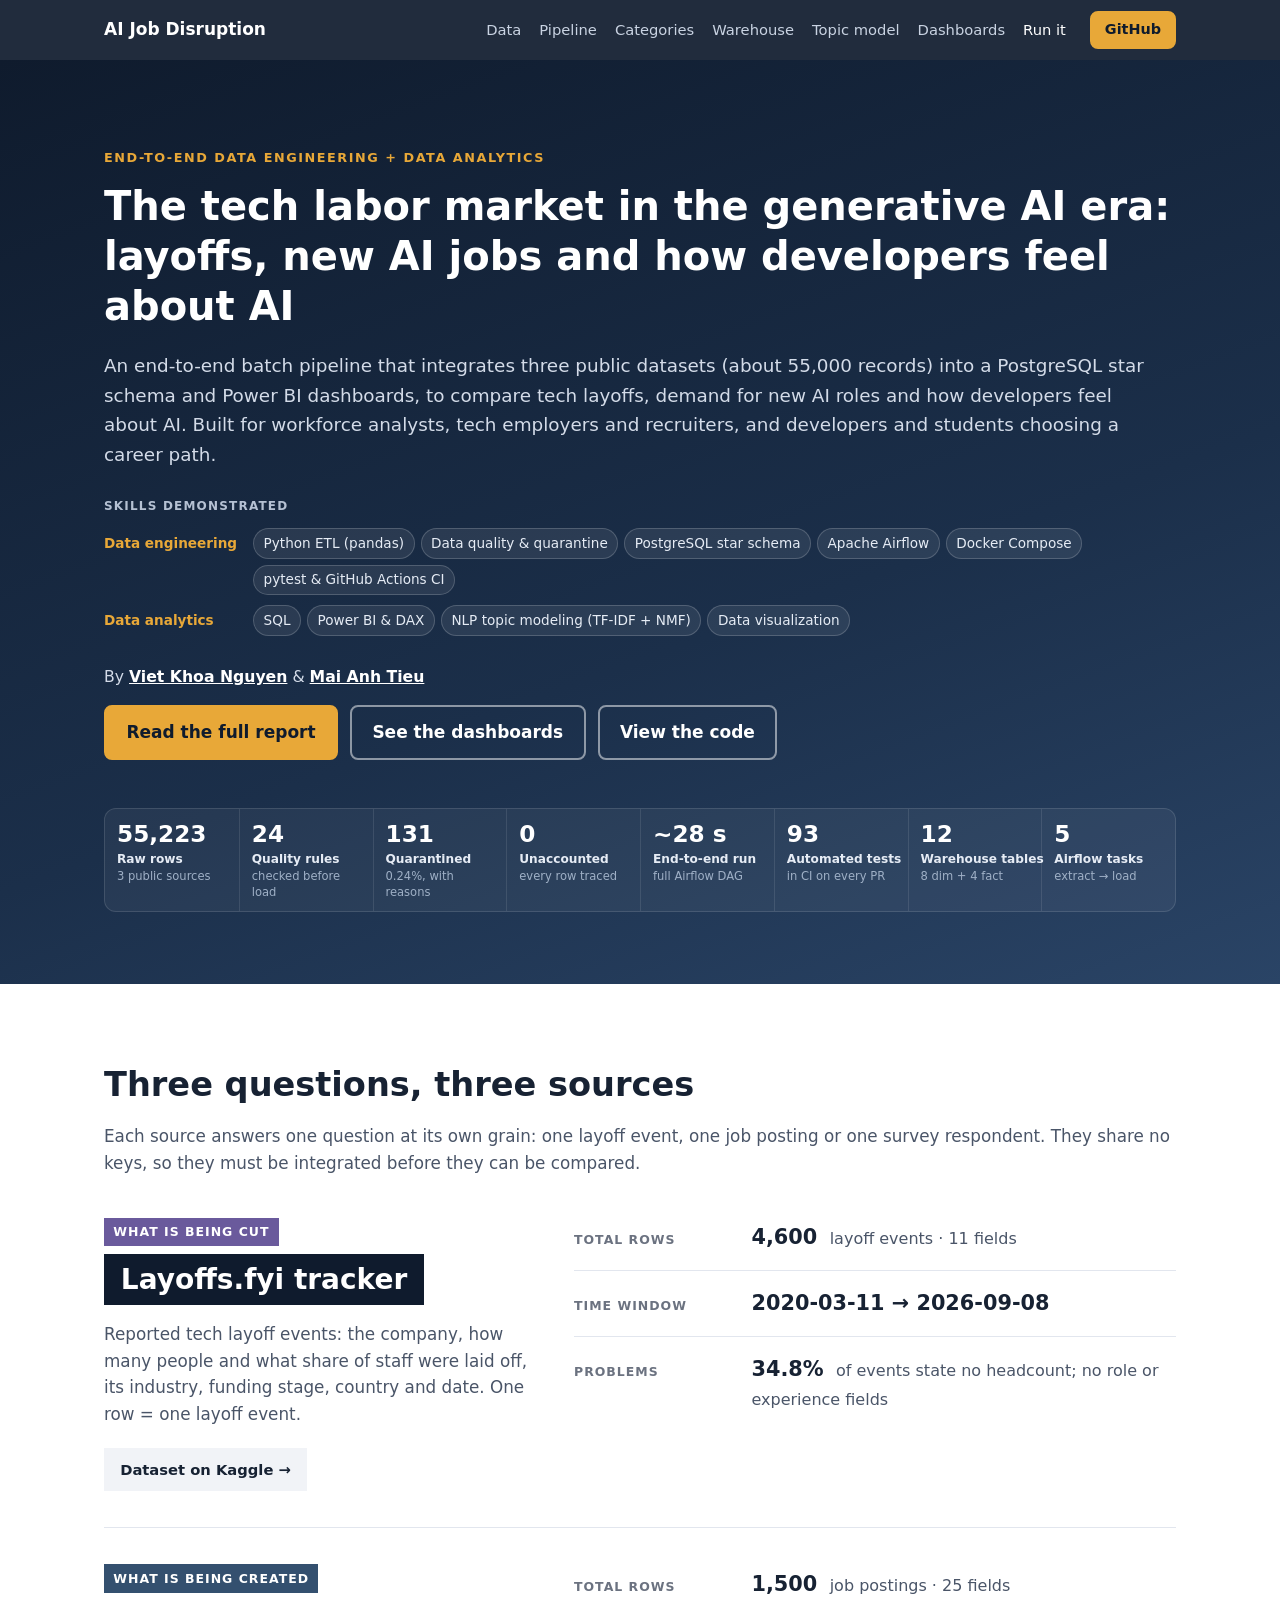
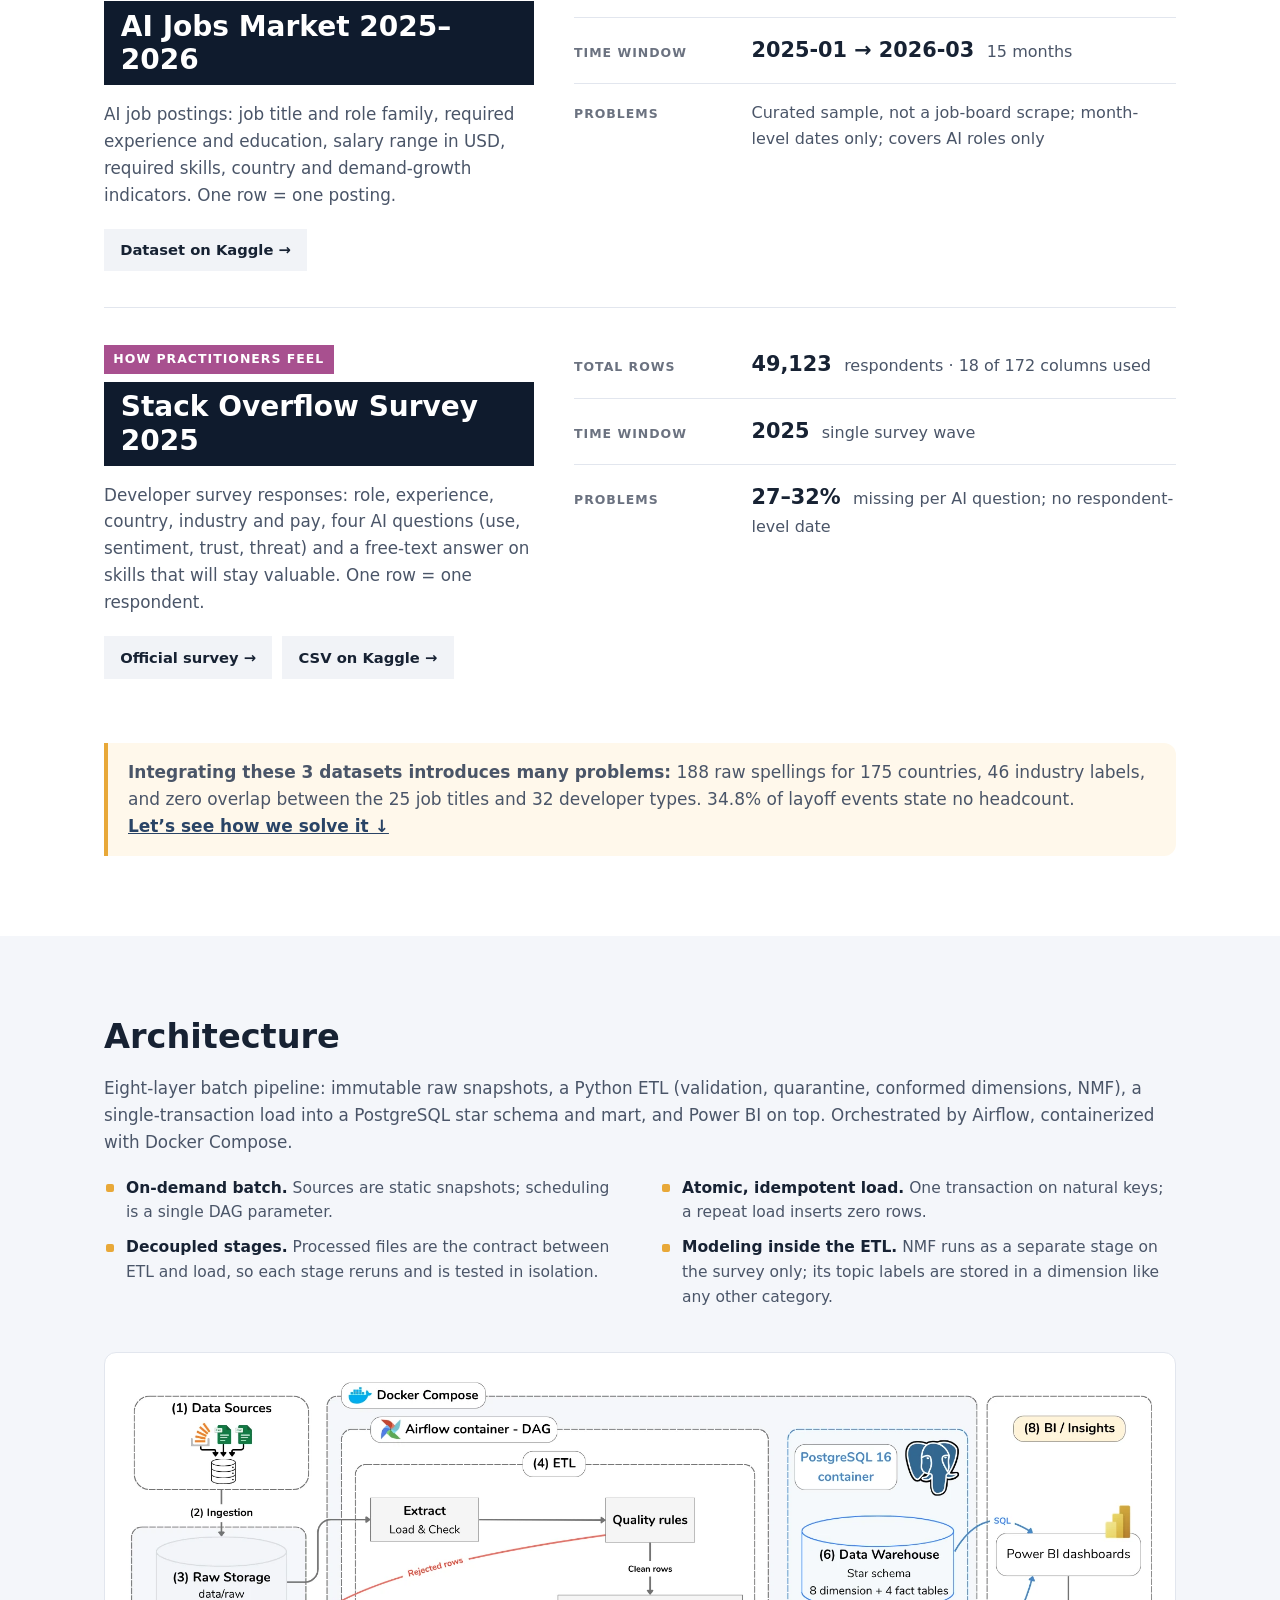
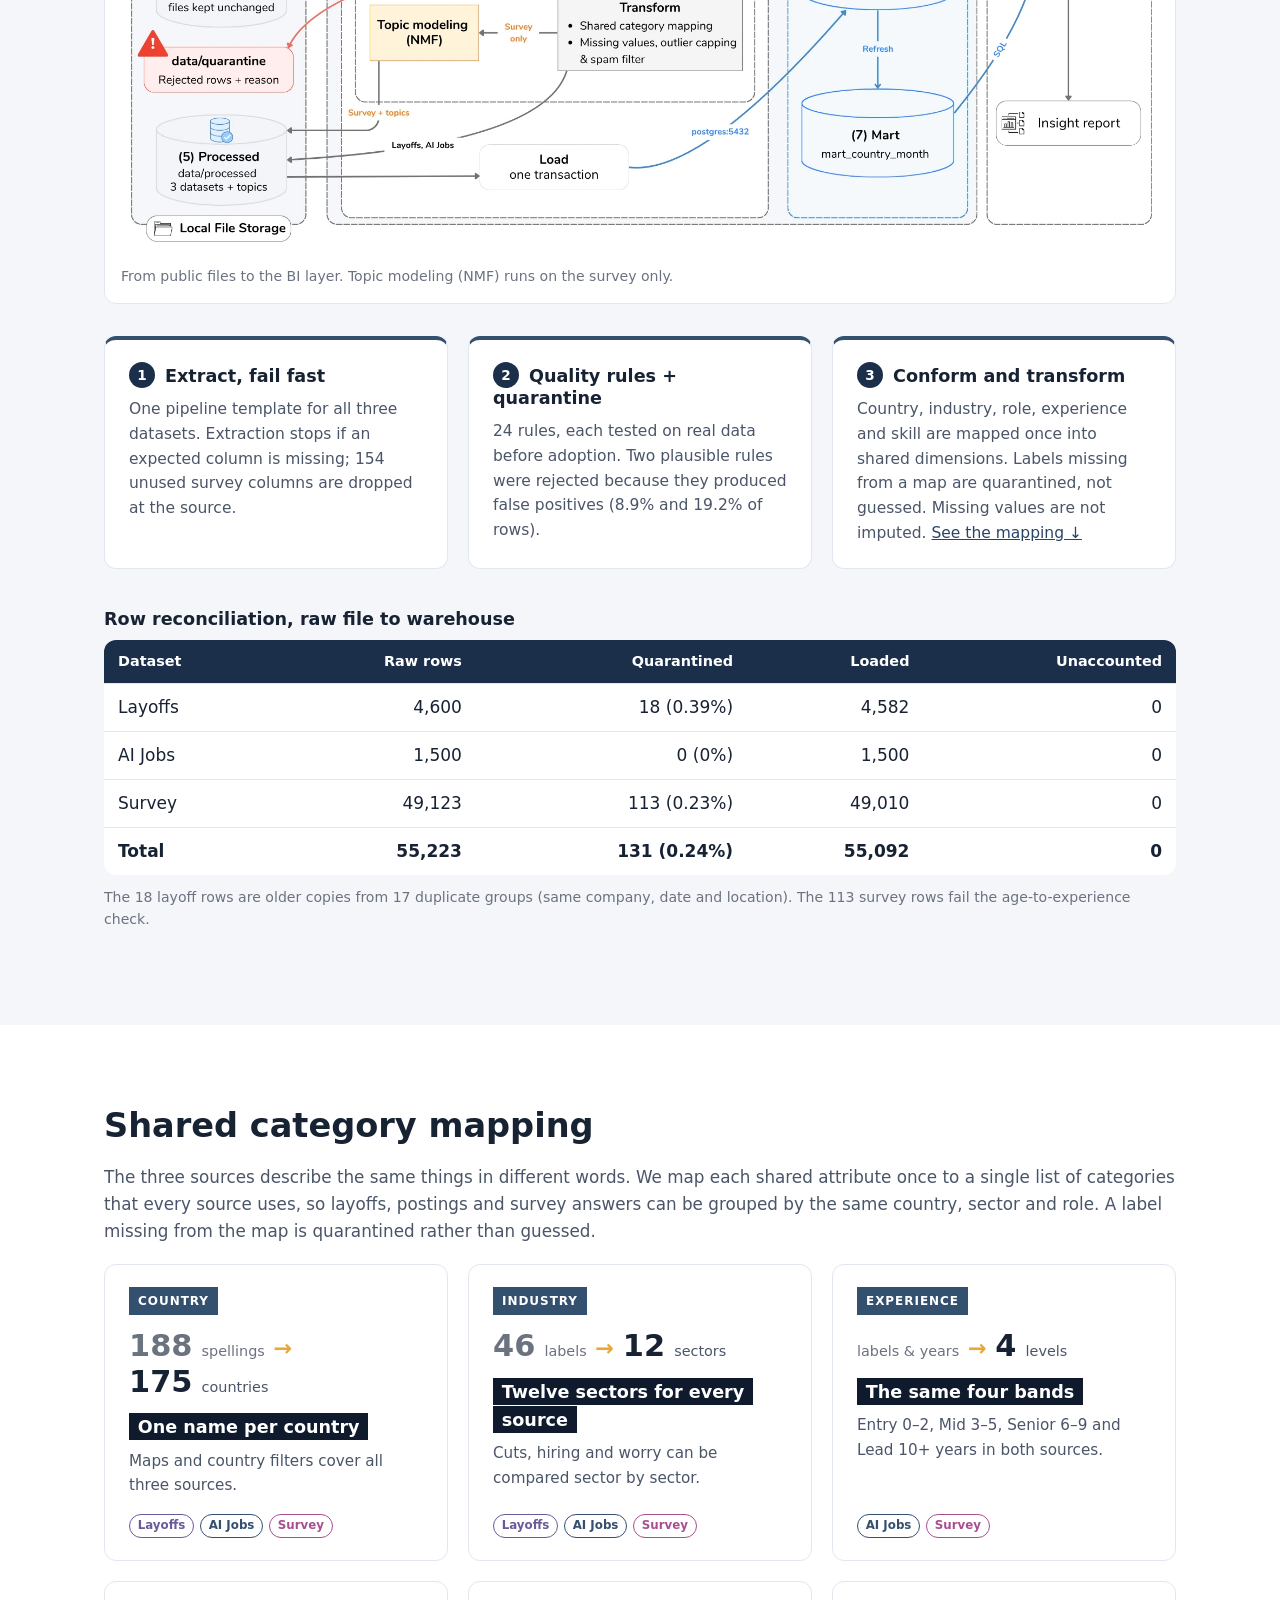
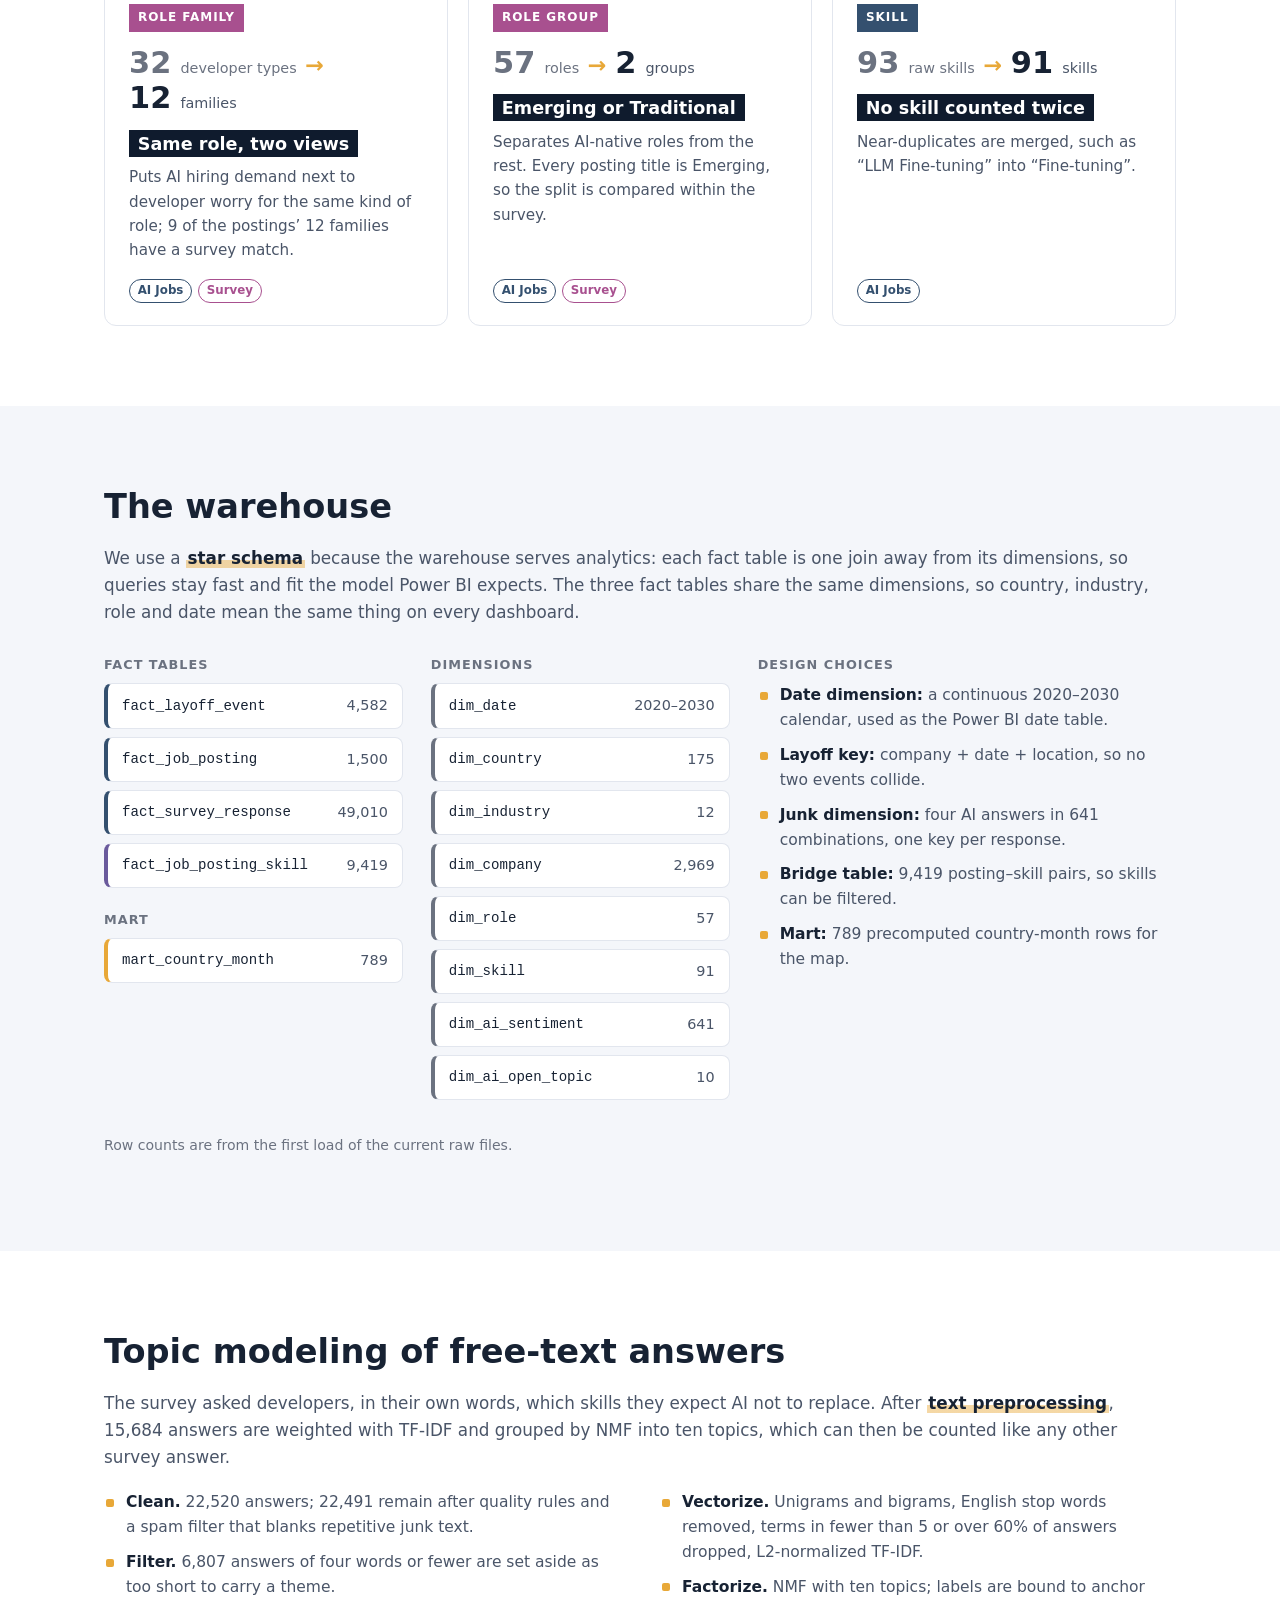
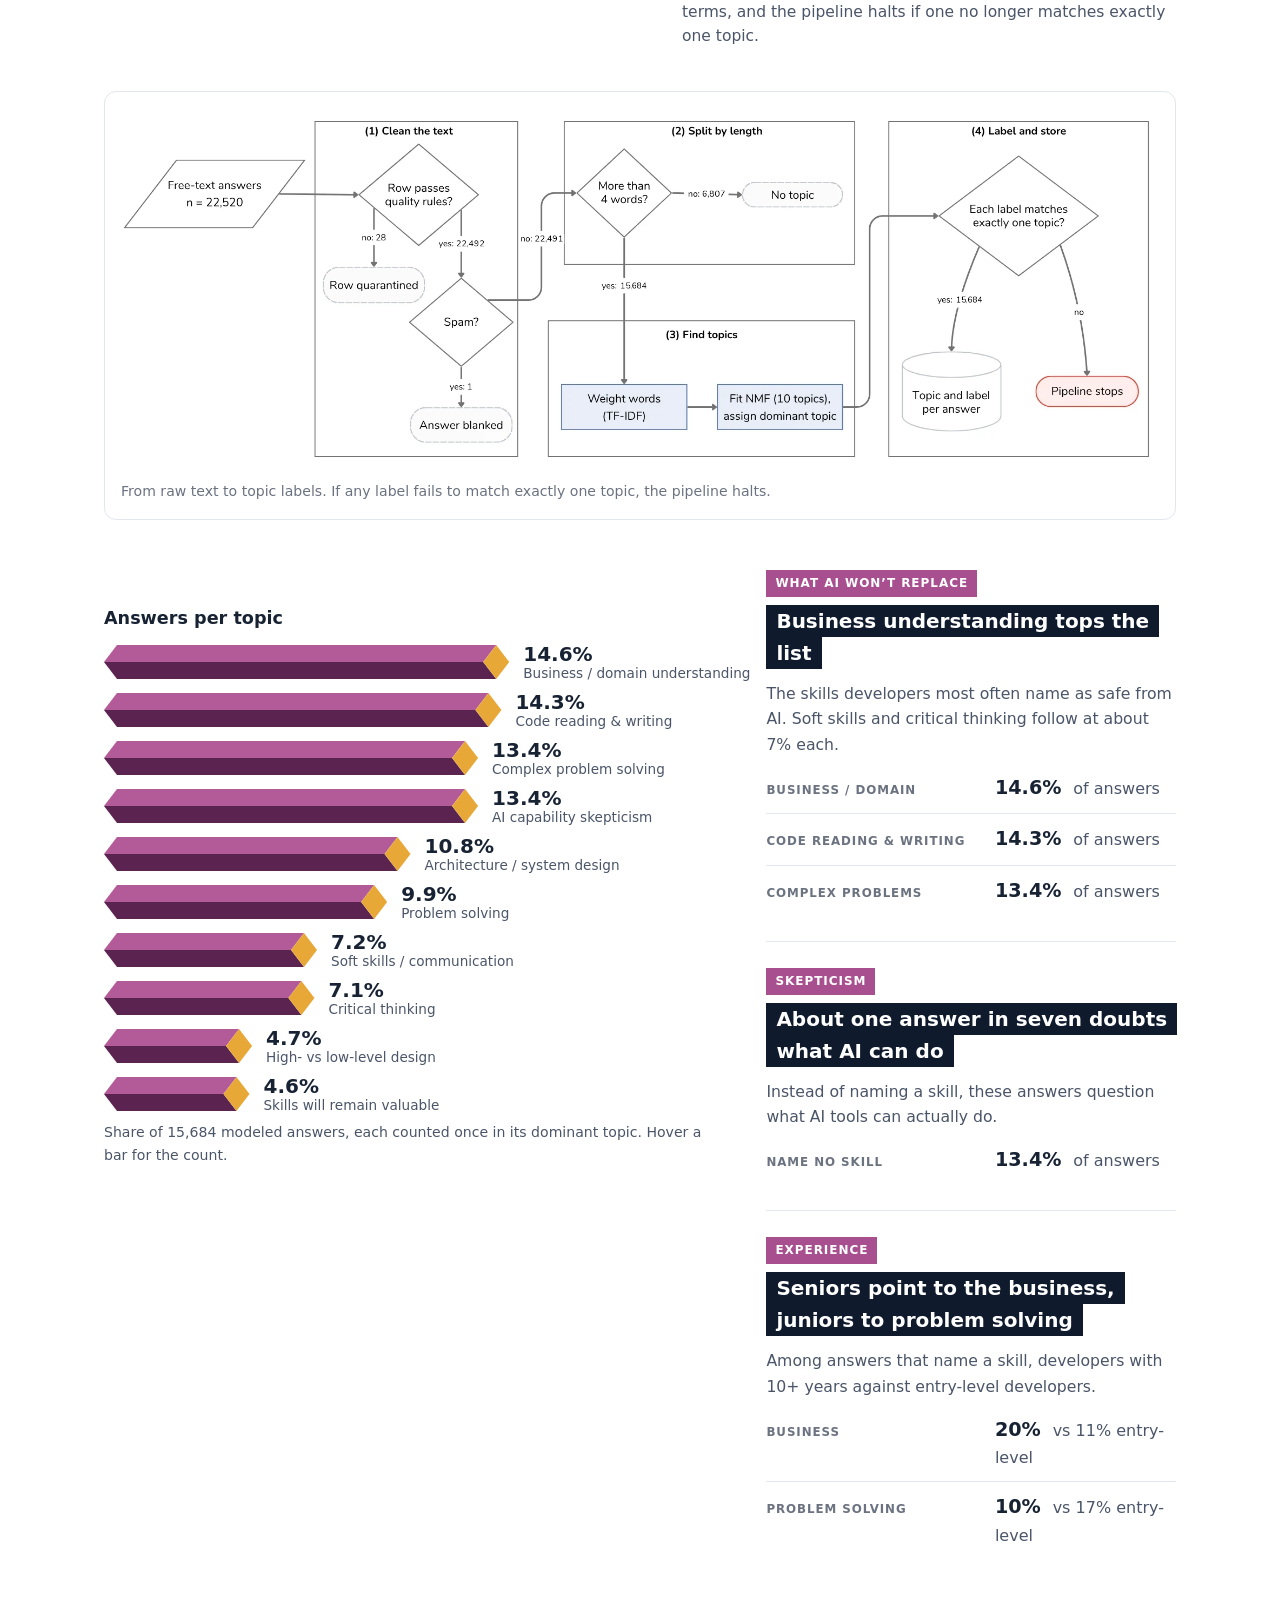
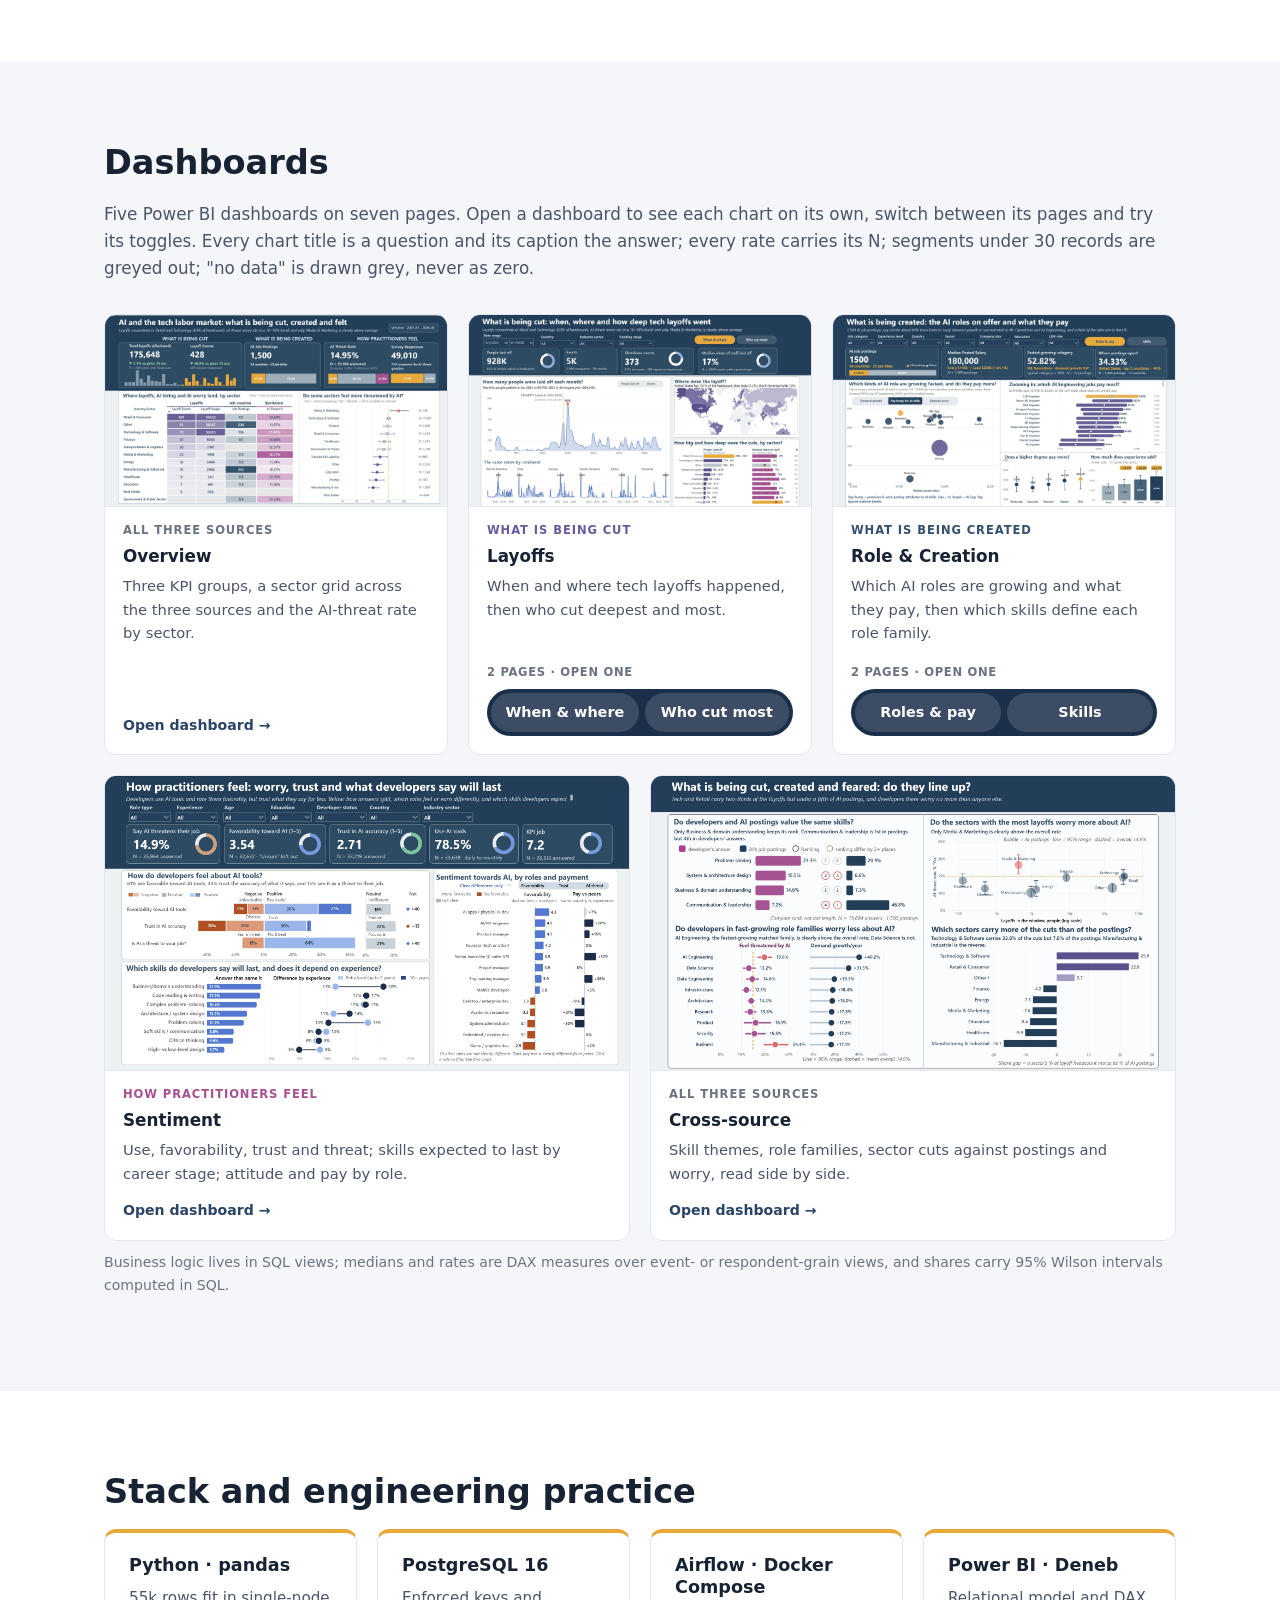
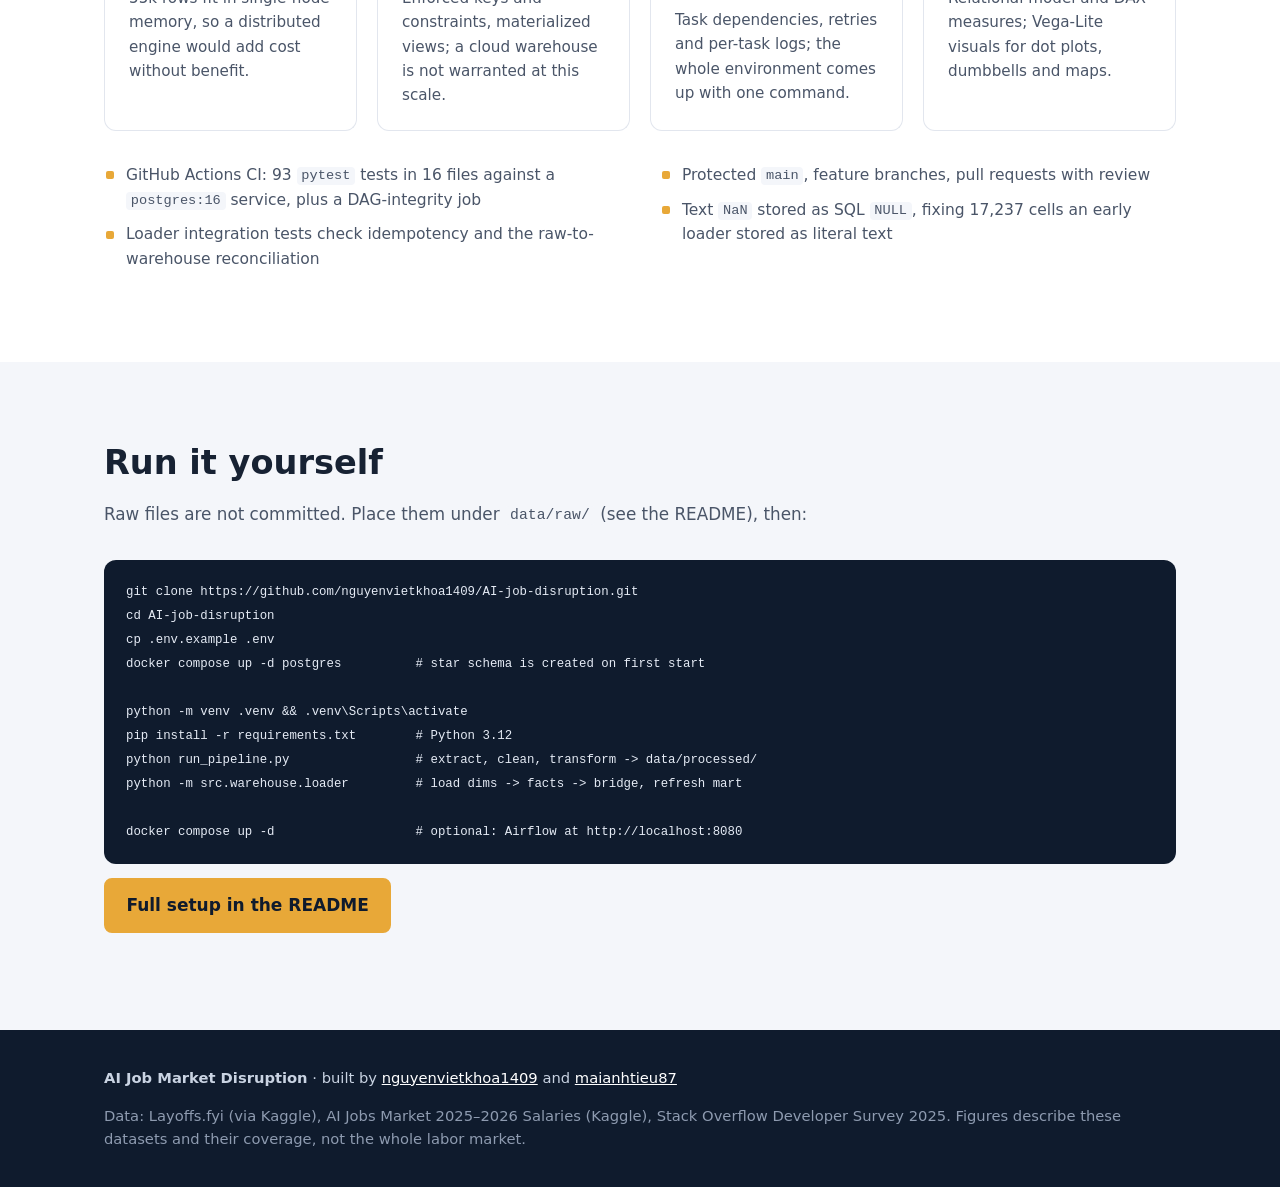
<file: docs/index.html>
<!DOCTYPE html>
<html lang="en">
<head>
  <meta charset="utf-8">
  <meta name="viewport" content="width=device-width, initial-scale=1">
  <title>AI Job Market Disruption: an end-to-end data engineering &amp; analytics project</title>
  <meta name="description" content="Three public datasets (layoffs, AI job postings, the Stack Overflow 2025 survey) integrated into a PostgreSQL star schema with Python ETL, Airflow, Docker, CI and Power BI.">
  <meta property="og:title" content="AI Job Market Disruption: layoffs, new AI jobs and developer sentiment">
  <meta property="og:description" content="End-to-end Data Engineering + Data Analytics project: Python ETL, data quality with quarantine, PostgreSQL star schema, NMF topic modeling, Airflow, Power BI.">
  <meta property="og:image" content="https://nguyenvietkhoa1409.github.io/AI-job-disruption/assets/img/og-image.jpg">
  <meta property="og:url" content="https://nguyenvietkhoa1409.github.io/AI-job-disruption/">
  <meta property="og:type" content="website">
  <meta name="twitter:card" content="summary_large_image">
  <link rel="stylesheet" href="assets/css/style.css">
  <link rel="stylesheet" href="assets/css/dashboard.css">
</head>
<body>

<header class="topbar">
  <div class="wrap topbar__inner">
    <a class="brand" href="#top">AI Job Disruption</a>
    <nav class="nav" aria-label="Sections">
      <a href="#sources">Data</a>
      <a href="#pipeline">Pipeline</a>
      <a href="#categories">Categories</a>
      <a href="#warehouse">Warehouse</a>
      <a href="#topics">Topic model</a>
      <a href="#dashboards">Dashboards</a>
      <a href="#run">Run it</a>
    </nav>
    <a class="btn btn--small" href="https://github.com/nguyenvietkhoa1409/AI-job-disruption">GitHub</a>
  </div>
</header>

<main id="top">

<!-- HERO -->
<section class="hero">
  <div class="wrap">
    <p class="eyebrow">End-to-end Data Engineering + Data Analytics</p>
    <h1>The tech labor market in the generative AI era: layoffs, new AI jobs and how developers feel about AI</h1>
    <p class="lede">An end-to-end batch pipeline that integrates three public datasets (about 55,000 records) into a PostgreSQL star schema and Power BI dashboards, to compare tech layoffs, demand for new AI roles and how developers feel about AI. Built for workforce analysts, tech employers and recruiters, and developers and students choosing a career path.</p>

    <div class="hero__skills" aria-label="Skills demonstrated">
      <p class="hero__label">Skills demonstrated</p>
      <div class="skill-group">
        <span class="skill-group__name">Data engineering</span>
        <ul class="skill-chips">
          <li>Python ETL (pandas)</li>
          <li>Data quality &amp; quarantine</li>
          <li>PostgreSQL star schema</li>
          <li>Apache Airflow</li>
          <li>Docker Compose</li>
          <li>pytest &amp; GitHub Actions CI</li>
        </ul>
      </div>
      <div class="skill-group">
        <span class="skill-group__name">Data analytics</span>
        <ul class="skill-chips">
          <li>SQL</li>
          <li>Power BI &amp; DAX</li>
          <li>NLP topic modeling (TF-IDF + NMF)</li>
          <li>Data visualization</li>
        </ul>
      </div>
    </div>

    <p class="hero__byline">By
      <a href="https://github.com/nguyenvietkhoa1409">Viet Khoa Nguyen</a> &amp;
      <a href="https://github.com/maianhtieu87">Mai Anh Tieu</a></p>
    <div class="hero__actions">
      <a class="btn" href="https://drive.google.com/file/d/1VmquvspkbcTTeaY8uYWBeI0jAiQKB644/view" target="_blank" rel="noopener">Read the full report</a>
      <a class="btn btn--ghost" href="#dashboards">See the dashboards</a>
      <a class="btn btn--ghost" href="https://github.com/nguyenvietkhoa1409/AI-job-disruption">View the code</a>
    </div>
    <dl class="statbar" aria-label="Project at a glance">
      <div class="stat"><dt>Raw rows</dt><dd>55,223</dd><span>3 public sources</span></div>
      <div class="stat"><dt>Quality rules</dt><dd>24</dd><span>checked before load</span></div>
      <div class="stat"><dt>Quarantined</dt><dd>131</dd><span>0.24%, with reasons</span></div>
      <div class="stat"><dt>Unaccounted</dt><dd>0</dd><span>every row traced</span></div>
      <div class="stat"><dt>End-to-end run</dt><dd>~28 s</dd><span>full Airflow DAG</span></div>
      <div class="stat"><dt>Automated tests</dt><dd>93</dd><span>in CI on every PR</span></div>
      <div class="stat"><dt>Warehouse tables</dt><dd>12</dd><span>8 dim + 4 fact</span></div>
      <div class="stat"><dt>Airflow tasks</dt><dd>5</dd><span>extract → load</span></div>
    </dl>
  </div>
</section>

<!-- SOURCES -->
<section id="sources" class="section">
  <div class="wrap">
    <h2>Three questions, three sources</h2>
    <p class="section__intro">Each source answers one question at its own grain: one layoff event, one job posting or one survey respondent. They share no keys, so they must be integrated before they can be compared.</p>
    <div class="datasets">
      <article class="dataset dataset--cut">
        <div class="dataset__head">
          <p class="dataset__tag">What is being cut</p>
          <h3 class="dataset__title">Layoffs.fyi tracker</h3>
          <p class="dataset__desc">Reported tech layoff events: the company, how many people and what share of staff were laid off, its industry, funding stage, country and date. One row = one layoff event.</p>
          <p class="dataset__links"><a class="btn-soft" href="https://www.kaggle.com/datasets/swaptr/layoffs-2022" target="_blank" rel="noopener">Dataset on Kaggle →</a></p>
        </div>
        <dl class="dataset__rows">
          <div><dt>Total rows</dt><dd><b>4,600</b> <span>layoff events · 11 fields</span></dd></div>
          <div><dt>Time window</dt><dd><b>2020-03-11 → 2026-09-08</b> <span></span></dd></div>
          <div><dt>Problems</dt><dd><b>34.8%</b> <span>of events state no headcount; no role or experience fields</span></dd></div>
        </dl>
      </article>
      <article class="dataset dataset--create">
        <div class="dataset__head">
          <p class="dataset__tag">What is being created</p>
          <h3 class="dataset__title">AI Jobs Market 2025–2026</h3>
          <p class="dataset__desc">AI job postings: job title and role family, required experience and education, salary range in USD, required skills, country and demand-growth indicators. One row = one posting.</p>
          <p class="dataset__links"><a class="btn-soft" href="https://www.kaggle.com/datasets/alitaqishah/ai-jobs-market-2025-2026-salaries" target="_blank" rel="noopener">Dataset on Kaggle →</a></p>
        </div>
        <dl class="dataset__rows">
          <div><dt>Total rows</dt><dd><b>1,500</b> <span>job postings · 25 fields</span></dd></div>
          <div><dt>Time window</dt><dd><b>2025-01 → 2026-03</b> <span>15 months</span></dd></div>
          <div><dt>Problems</dt><dd><span>Curated sample, not a job-board scrape; month-level dates only; covers AI roles only</span></dd></div>
        </dl>
      </article>
      <article class="dataset dataset--feel">
        <div class="dataset__head">
          <p class="dataset__tag">How practitioners feel</p>
          <h3 class="dataset__title">Stack Overflow Survey 2025</h3>
          <p class="dataset__desc">Developer survey responses: role, experience, country, industry and pay, four AI questions (use, sentiment, trust, threat) and a free-text answer on skills that will stay valuable. One row = one respondent.</p>
          <p class="dataset__links"><a class="btn-soft" href="https://survey.stackoverflow.co/" target="_blank" rel="noopener">Official survey →</a><a class="btn-soft" href="https://www.kaggle.com/datasets/edoardogalli/stack-overflow-annual-developer-survey-2025" target="_blank" rel="noopener">CSV on Kaggle →</a></p>
        </div>
        <dl class="dataset__rows">
          <div><dt>Total rows</dt><dd><b>49,123</b> <span>respondents · 18 of 172 columns used</span></dd></div>
          <div><dt>Time window</dt><dd><b>2025</b> <span>single survey wave</span></dd></div>
          <div><dt>Problems</dt><dd><b>27–32%</b> <span>missing per AI question; no respondent-level date</span></dd></div>
        </dl>
      </article>
    </div>
    <div class="callout">
      <b>Integrating these 3 datasets introduces many problems:</b> 188 raw spellings for 175 countries, 46 industry labels, and zero overlap between the 25 job titles and 32 developer types. 34.8% of layoff events state no headcount. <a href="#pipeline">Let’s see how we solve it ↓</a>
    </div>
  </div>
</section>

<!-- PIPELINE -->
<section id="pipeline" class="section section--alt">
  <div class="wrap">
    <h2>Architecture</h2>
    <p class="section__intro section__intro--tight">Eight-layer batch pipeline: immutable raw snapshots, a Python ETL (validation, quarantine, conformed dimensions, NMF), a single-transaction load into a PostgreSQL star schema and mart, and Power BI on top. Orchestrated by Airflow, containerized with Docker Compose.</p>
    <ul class="ticks ticks--cols ticks--arch">
      <li><b>On-demand batch.</b> Sources are static snapshots; scheduling is a single DAG parameter.</li>
      <li><b>Decoupled stages.</b> Processed files are the contract between ETL and load, so each stage reruns and is tested in isolation.</li>
      <li><b>Atomic, idempotent load.</b> One transaction on natural keys; a repeat load inserts zero rows.</li>
      <li><b>Modeling inside the ETL.</b> NMF runs as a separate stage on the survey only; its topic labels are stored in a dimension like any other category.</li>
    </ul>
    <figure class="figure zoomable">
      <img src="assets/img/architecture.webp" width="1920" height="899" loading="lazy"
           alt="Architecture: data sources are ingested to raw storage, an Airflow DAG runs extract, quality rules, transform and NMF topic modeling, rejected rows go to data/quarantine, processed files are loaded in one transaction into a PostgreSQL star schema and mart, which Power BI reads.">
      <figcaption>From public files to the BI layer. Topic modeling (NMF) runs on the survey only.</figcaption>
    </figure>

    <div class="cards cards--3 steps">
      <article class="card">
        <h3><span class="num">1</span>Extract, fail fast</h3>
        <p>One pipeline template for all three datasets. Extraction stops if an expected column is missing; 154 unused survey columns are dropped at the source.</p>
      </article>
      <article class="card">
        <h3><span class="num">2</span>Quality rules + quarantine</h3>
        <p>24 rules, each tested on real data before adoption. Two plausible rules were rejected because they produced false positives (8.9% and 19.2% of rows).</p>
      </article>
      <article class="card">
        <h3><span class="num">3</span>Conform and transform</h3>
        <p>Country, industry, role, experience and skill are mapped once into shared dimensions. Labels missing from a map are quarantined, not guessed. Missing values are not imputed. <a href="#categories">See the mapping ↓</a></p>
      </article>
    </div>

    <h3 class="subhead">Row reconciliation, raw file to warehouse</h3>
    <div class="table-wrap">
      <table>
        <thead><tr><th>Dataset</th><th class="r">Raw rows</th><th class="r">Quarantined</th><th class="r">Loaded</th><th class="r">Unaccounted</th></tr></thead>
        <tbody>
          <tr><td>Layoffs</td><td class="r">4,600</td><td class="r">18 (0.39%)</td><td class="r">4,582</td><td class="r">0</td></tr>
          <tr><td>AI Jobs</td><td class="r">1,500</td><td class="r">0 (0%)</td><td class="r">1,500</td><td class="r">0</td></tr>
          <tr><td>Survey</td><td class="r">49,123</td><td class="r">113 (0.23%)</td><td class="r">49,010</td><td class="r">0</td></tr>
          <tr class="total"><td>Total</td><td class="r">55,223</td><td class="r">131 (0.24%)</td><td class="r">55,092</td><td class="r">0</td></tr>
        </tbody>
      </table>
    </div>
    <p class="note">The 18 layoff rows are older copies from 17 duplicate groups (same company, date and location). The 113 survey rows fail the age-to-experience check.</p>
  </div>
</section>

<!-- CATEGORIES -->
<section id="categories" class="section">
  <div class="wrap">
    <h2>Shared category mapping</h2>
    <p class="section__intro section__intro--tight">The three sources describe the same things in different words. We map each shared attribute once to a single list of categories that every source uses, so layoffs, postings and survey answers can be grouped by the same country, sector and role. A label missing from the map is quarantined rather than guessed.</p>
    <div class="maps">
      <article class="map">
        <p class="map__tag">Country</p>
        <p class="map__flow"><span class="map__from"><b>188</b> spellings</span><span class="map__arrow" aria-label="mapped to">→</span><span class="map__to"><b>175</b> countries</span></p>
        <h3 class="map__title"><span>One name per country</span></h3>
        <p class="map__desc">Maps and country filters cover all three sources.</p>
        <p class="map__src"><span class="src src--cut">Layoffs</span><span class="src src--create">AI Jobs</span><span class="src src--feel">Survey</span></p>
      </article>
      <article class="map">
        <p class="map__tag">Industry</p>
        <p class="map__flow"><span class="map__from"><b>46</b> labels</span><span class="map__arrow" aria-label="mapped to">→</span><span class="map__to"><b>12</b> sectors</span></p>
        <h3 class="map__title"><span>Twelve sectors for every source</span></h3>
        <p class="map__desc">Cuts, hiring and worry can be compared sector by sector.</p>
        <p class="map__src"><span class="src src--cut">Layoffs</span><span class="src src--create">AI Jobs</span><span class="src src--feel">Survey</span></p>
      </article>
      <article class="map">
        <p class="map__tag">Experience</p>
        <p class="map__flow"><span class="map__from">labels &amp; years</span><span class="map__arrow" aria-label="mapped to">→</span><span class="map__to"><b>4</b> levels</span></p>
        <h3 class="map__title"><span>The same four bands</span></h3>
        <p class="map__desc">Entry 0–2, Mid 3–5, Senior 6–9 and Lead 10+ years in both sources.</p>
        <p class="map__src"><span class="src src--create">AI Jobs</span><span class="src src--feel">Survey</span></p>
      </article>
      <article class="map map--role">
        <p class="map__tag">Role family</p>
        <p class="map__flow"><span class="map__from"><b>32</b> developer types</span><span class="map__arrow" aria-label="mapped to">→</span><span class="map__to"><b>12</b> families</span></p>
        <h3 class="map__title"><span>Same role, two views</span></h3>
        <p class="map__desc">Puts AI hiring demand next to developer worry for the same kind of role; 9 of the postings’ 12 families have a survey match.</p>
        <p class="map__src"><span class="src src--create">AI Jobs</span><span class="src src--feel">Survey</span></p>
      </article>
      <article class="map map--role">
        <p class="map__tag">Role group</p>
        <p class="map__flow"><span class="map__from"><b>57</b> roles</span><span class="map__arrow" aria-label="mapped to">→</span><span class="map__to"><b>2</b> groups</span></p>
        <h3 class="map__title"><span>Emerging or Traditional</span></h3>
        <p class="map__desc">Separates AI-native roles from the rest. Every posting title is Emerging, so the split is compared within the survey.</p>
        <p class="map__src"><span class="src src--create">AI Jobs</span><span class="src src--feel">Survey</span></p>
      </article>
      <article class="map">
        <p class="map__tag">Skill</p>
        <p class="map__flow"><span class="map__from"><b>93</b> raw skills</span><span class="map__arrow" aria-label="mapped to">→</span><span class="map__to"><b>91</b> skills</span></p>
        <h3 class="map__title"><span>No skill counted twice</span></h3>
        <p class="map__desc">Near-duplicates are merged, such as “LLM Fine-tuning” into “Fine-tuning”.</p>
        <p class="map__src"><span class="src src--create">AI Jobs</span></p>
      </article>
    </div>
  </div>
</section>

<!-- WAREHOUSE -->
<section id="warehouse" class="section section--alt">
  <div class="wrap">
    <h2>The warehouse</h2>
    <p class="section__intro section__intro--wide">We use a <strong class="hl">star schema</strong> because the warehouse serves analytics: each fact table is one join away from its dimensions, so queries stay fast and fit the model Power BI expects. The three fact tables share the same dimensions, so country, industry, role and date mean the same thing on every dashboard.</p>

    <div class="schema">
      <div class="schema__col">
        <h3 class="schema__title">Fact tables</h3>
        <ul class="tbls">
          <li class="tbl tbl--fact"><code>fact_layoff_event</code><span>4,582</span></li>
          <li class="tbl tbl--fact"><code>fact_job_posting</code><span>1,500</span></li>
          <li class="tbl tbl--fact"><code>fact_survey_response</code><span>49,010</span></li>
          <li class="tbl tbl--bridge"><code>fact_job_posting_skill</code><span>9,419</span></li>
        </ul>
        <h3 class="schema__title">Mart</h3>
        <ul class="tbls">
          <li class="tbl tbl--mart"><code>mart_country_month</code><span>789</span></li>
        </ul>
      </div>
      <div class="schema__col">
        <h3 class="schema__title">Dimensions</h3>
        <ul class="tbls">
          <li class="tbl"><code>dim_date</code><span>2020–2030</span></li>
          <li class="tbl"><code>dim_country</code><span>175</span></li>
          <li class="tbl"><code>dim_industry</code><span>12</span></li>
          <li class="tbl"><code>dim_company</code><span>2,969</span></li>
          <li class="tbl"><code>dim_role</code><span>57</span></li>
          <li class="tbl"><code>dim_skill</code><span>91</span></li>
          <li class="tbl"><code>dim_ai_sentiment</code><span>641</span></li>
          <li class="tbl"><code>dim_ai_open_topic</code><span>10</span></li>
        </ul>
      </div>
      <div class="schema__col schema__notes">
        <h3 class="schema__title">Design choices</h3>
        <ul class="ticks">
          <li><b>Date dimension:</b> a continuous 2020–2030 calendar, used as the Power BI date table.</li>
          <li><b>Layoff key:</b> company + date + location, so no two events collide.</li>
          <li><b>Junk dimension:</b> four AI answers in 641 combinations, one key per response.</li>
          <li><b>Bridge table:</b> 9,419 posting–skill pairs, so skills can be filtered.</li>
          <li><b>Mart:</b> 789 precomputed country-month rows for the map.</li>
        </ul>
      </div>
    </div>
    <p class="note">Row counts are from the first load of the current raw files.</p>
  </div>
</section>

<!-- TOPICS -->
<section id="topics" class="section">
  <div class="wrap">
    <h2>Topic modeling of free-text answers</h2>
    <p class="section__intro section__intro--tight">The survey asked developers, in their own words, which skills they expect AI not to replace. After <strong class="hl">text preprocessing</strong>, 15,684 answers are weighted with TF-IDF and grouped by NMF into ten topics, which can then be counted like any other survey answer.</p>
    <ul class="ticks ticks--cols ticks--arch">
      <li><b>Clean.</b> 22,520 answers; 22,491 remain after quality rules and a spam filter that blanks repetitive junk text.</li>
      <li><b>Filter.</b> 6,807 answers of four words or fewer are set aside as too short to carry a theme.</li>
      <li><b>Vectorize.</b> Unigrams and bigrams, English stop words removed, terms in fewer than 5 or over 60% of answers dropped, L2-normalized TF-IDF.</li>
      <li><b>Factorize.</b> NMF with ten topics; labels are bound to anchor terms, and the pipeline halts if one no longer matches exactly one topic.</li>
    </ul>
    <figure class="figure zoomable">
      <img src="assets/img/topic-workflow.webp" width="1920" height="670" loading="lazy"
           alt="Topic workflow: 22,520 free-text answers; 28 rows quarantined and 1 spam answer blanked; 6,807 answers of four words or fewer get no topic; 15,684 are weighted with TF-IDF and fit with NMF into 10 topics; if each label matches exactly one topic the labels are stored, otherwise the pipeline stops.">
      <figcaption>From raw text to topic labels. If any label fails to match exactly one topic, the pipeline halts.</figcaption>
    </figure>

    <div class="split">
      <div>
        <h3 class="subhead">Answers per topic</h3>
        <table data-prism data-color="feel" data-of="of answers" data-count-label="answers">
          <caption>Answers per topic, share of 15,684 modeled answers</caption>
          <thead><tr><th>Topic</th><th>Share</th><th>Answers</th></tr></thead>
          <tbody>
            <tr><td>Business / domain understanding</td><td data-value="14.6">14.6%</td><td>2,289</td></tr>
            <tr><td>Code reading &amp; writing</td><td data-value="14.3">14.3%</td><td>2,248</td></tr>
            <tr><td>Complex problem solving</td><td data-value="13.4">13.4%</td><td>2,104</td></tr>
            <tr><td>AI capability skepticism</td><td data-value="13.4">13.4%</td><td>2,097</td></tr>
            <tr><td>Architecture / system design</td><td data-value="10.8">10.8%</td><td>1,694</td></tr>
            <tr><td>Problem solving</td><td data-value="9.9">9.9%</td><td>1,555</td></tr>
            <tr><td>Soft skills / communication</td><td data-value="7.2">7.2%</td><td>1,131</td></tr>
            <tr><td>Critical thinking</td><td data-value="7.1">7.1%</td><td>1,110</td></tr>
            <tr><td>High- vs low-level design</td><td data-value="4.7">4.7%</td><td>736</td></tr>
            <tr><td>Skills will remain valuable</td><td data-value="4.6">4.6%</td><td>720</td></tr>
          </tbody>
        </table>
        <p class="note">Share of 15,684 modeled answers, each counted once in its dominant topic. Hover a bar for the count.</p>
      </div>
      <div>
        <div class="story">
          <p class="story__kicker">What AI won’t replace</p>
          <h3 class="story__title"><span>Business understanding tops the list</span></h3>
          <p class="story__desc">The skills developers most often name as safe from AI. Soft skills and critical thinking follow at about 7% each.</p>
          <dl class="dataset__rows story__rows">
            <div><dt>Business / domain</dt><dd><b>14.6%</b> <span>of answers</span></dd></div>
            <div><dt>Code reading &amp; writing</dt><dd><b>14.3%</b> <span>of answers</span></dd></div>
            <div><dt>Complex problems</dt><dd><b>13.4%</b> <span>of answers</span></dd></div>
          </dl>
        </div>
        <div class="story">
          <p class="story__kicker">Skepticism</p>
          <h3 class="story__title"><span>About one answer in seven doubts what AI can do</span></h3>
          <p class="story__desc">Instead of naming a skill, these answers question what AI tools can actually do.</p>
          <dl class="dataset__rows story__rows">
            <div><dt>Name no skill</dt><dd><b>13.4%</b> <span>of answers</span></dd></div>
          </dl>
        </div>
        <div class="story">
          <p class="story__kicker">Experience</p>
          <h3 class="story__title"><span>Seniors point to the business, juniors to problem solving</span></h3>
          <p class="story__desc">Among answers that name a skill, developers with 10+ years against entry-level developers.</p>
          <dl class="dataset__rows story__rows">
            <div><dt>Business</dt><dd><b>20%</b> <span>vs 11% entry-level</span></dd></div>
            <div><dt>Problem solving</dt><dd><b>10%</b> <span>vs 17% entry-level</span></dd></div>
          </dl>
        </div>
      </div>
    </div>
  </div>
</section>

<!-- DASHBOARDS -->
<section id="dashboards" class="section section--alt">
  <div class="wrap">
    <h2>Dashboards</h2>
    <p class="section__intro section__intro--wide">Five Power BI dashboards on seven pages. Open a dashboard to see each chart on its own, switch between its pages and try its toggles. Every chart title is a question and its caption the answer; every rate carries its N; segments under 30 records are greyed out; "no data" is drawn grey, never as zero.</p>

    <div class="dash-cards">
      <a class="dash-card" href="dashboards/overview/"><img src="assets/img/dash-overview.webp" width="1920" height="1080" loading="lazy" alt="Overview dashboard"><span class="dash-card__body"><span class="dash-card__tag">All three sources</span><span class="dash-card__title">Overview</span><span class="dash-card__desc">Three KPI groups, a sector grid across the three sources and the AI-threat rate by sector.</span><span class="dash-card__cta">Open dashboard →</span></span></a>
      <div class="dash-card dash-card--multi"><a class="dash-card__media" href="dashboards/layoffs/" tabindex="-1" aria-hidden="true"><img src="assets/img/dash-when-where.webp" width="1920" height="1080" loading="lazy" alt=""></a><div class="dash-card__body"><span class="dash-card__tag dash-card__tag--cut">What is being cut</span><span class="dash-card__title"><a href="dashboards/layoffs/">Layoffs</a></span><span class="dash-card__desc">When and where tech layoffs happened, then who cut deepest and most.</span><div class="dash-card__pagenav"><span class="dash-card__pagenav-label">2 pages · open one</span><div class="page-btns"><a class="page-btn" href="dashboards/layoffs/#when-where">When &amp; where</a><a class="page-btn" href="dashboards/layoffs/#who-cut-most">Who cut most</a></div></div></div></div>
      <div class="dash-card dash-card--multi"><a class="dash-card__media" href="dashboards/ai-jobs/" tabindex="-1" aria-hidden="true"><img src="assets/img/dash-roles-pay.webp" width="1920" height="1080" loading="lazy" alt=""></a><div class="dash-card__body"><span class="dash-card__tag dash-card__tag--create">What is being created</span><span class="dash-card__title"><a href="dashboards/ai-jobs/">Role &amp; Creation</a></span><span class="dash-card__desc">Which AI roles are growing and what they pay, then which skills define each role family.</span><div class="dash-card__pagenav"><span class="dash-card__pagenav-label">2 pages · open one</span><div class="page-btns"><a class="page-btn" href="dashboards/ai-jobs/#roles-pay">Roles &amp; pay</a><a class="page-btn" href="dashboards/ai-jobs/#skills">Skills</a></div></div></div></div>
      <a class="dash-card" href="dashboards/sentiment/"><img src="assets/img/dash-sentiment.webp" width="1920" height="1080" loading="lazy" alt="Sentiment dashboard"><span class="dash-card__body"><span class="dash-card__tag dash-card__tag--feel">How practitioners feel</span><span class="dash-card__title">Sentiment</span><span class="dash-card__desc">Use, favorability, trust and threat; skills expected to last by career stage; attitude and pay by role.</span><span class="dash-card__cta">Open dashboard →</span></span></a>
      <a class="dash-card" href="dashboards/cross-source/"><img src="assets/img/dash-cross-source.webp" width="1920" height="1080" loading="lazy" alt="Cross-source dashboard"><span class="dash-card__body"><span class="dash-card__tag">All three sources</span><span class="dash-card__title">Cross-source</span><span class="dash-card__desc">Skill themes, role families, sector cuts against postings and worry, read side by side.</span><span class="dash-card__cta">Open dashboard →</span></span></a>
    </div>
    <p class="note">Business logic lives in SQL views; medians and rates are DAX measures over event- or respondent-grain views, and shares carry 95% Wilson intervals computed in SQL.</p>
  </div>
</section>

<!-- STACK -->
<section id="stack" class="section">
  <div class="wrap">
    <h2>Stack and engineering practice</h2>
    <div class="cards cards--4">
      <article class="card card--mini"><h3>Python · pandas</h3><p>55k rows fit in single-node memory, so a distributed engine would add cost without benefit.</p></article>
      <article class="card card--mini"><h3>PostgreSQL 16</h3><p>Enforced keys and constraints, materialized views; a cloud warehouse is not warranted at this scale.</p></article>
      <article class="card card--mini"><h3>Airflow · Docker Compose</h3><p>Task dependencies, retries and per-task logs; the whole environment comes up with one command.</p></article>
      <article class="card card--mini"><h3>Power BI · Deneb</h3><p>Relational model and DAX measures; Vega-Lite visuals for dot plots, dumbbells and maps.</p></article>
    </div>
    <ul class="ticks ticks--cols">
      <li>GitHub Actions CI: 93 <code>pytest</code> tests in 16 files against a <code>postgres:16</code> service, plus a DAG-integrity job</li>
      <li>Loader integration tests check idempotency and the raw-to-warehouse reconciliation</li>
      <li>Protected <code>main</code>, feature branches, pull requests with review</li>
      <li>Text <code>NaN</code> stored as SQL <code>NULL</code>, fixing 17,237 cells an early loader stored as literal text</li>
    </ul>
  </div>
</section>

<!-- RUN -->
<section id="run" class="section section--alt">
  <div class="wrap">
    <h2>Run it yourself</h2>
    <p class="section__intro">Raw files are not committed. Place them under <code>data/raw/</code> (see the README), then:</p>
<pre class="code"><code>git clone https://github.com/nguyenvietkhoa1409/AI-job-disruption.git
cd AI-job-disruption
cp .env.example .env
docker compose up -d postgres          # star schema is created on first start

python -m venv .venv &amp;&amp; .venv\Scripts\activate
pip install -r requirements.txt        # Python 3.12
python run_pipeline.py                 # extract, clean, transform -&gt; data/processed/
python -m src.warehouse.loader         # load dims -&gt; facts -&gt; bridge, refresh mart

docker compose up -d                   # optional: Airflow at http://localhost:8080</code></pre>
    <p><a class="btn" href="https://github.com/nguyenvietkhoa1409/AI-job-disruption#readme">Full setup in the README</a></p>
  </div>
</section>

</main>

<footer class="footer">
  <div class="wrap footer__inner">
    <p><b>AI Job Market Disruption</b> · built by
      <a href="https://github.com/nguyenvietkhoa1409">nguyenvietkhoa1409</a> and
      <a href="https://github.com/maianhtieu87">maianhtieu87</a></p>
    <p class="muted">Data: Layoffs.fyi (via Kaggle), AI Jobs Market 2025–2026 Salaries (Kaggle), Stack Overflow Developer Survey 2025. Figures describe these datasets and their coverage, not the whole labor market.</p>
  </div>
</footer>

<div class="lightbox" id="lightbox" hidden>
  <button class="lightbox__close" aria-label="Close">×</button>
  <img alt="">
</div>

<script src="assets/js/prism-bars.js"></script>
<script src="assets/js/reveal.js"></script>
<script src="assets/js/main.js"></script>
</body>
</html>
</file>
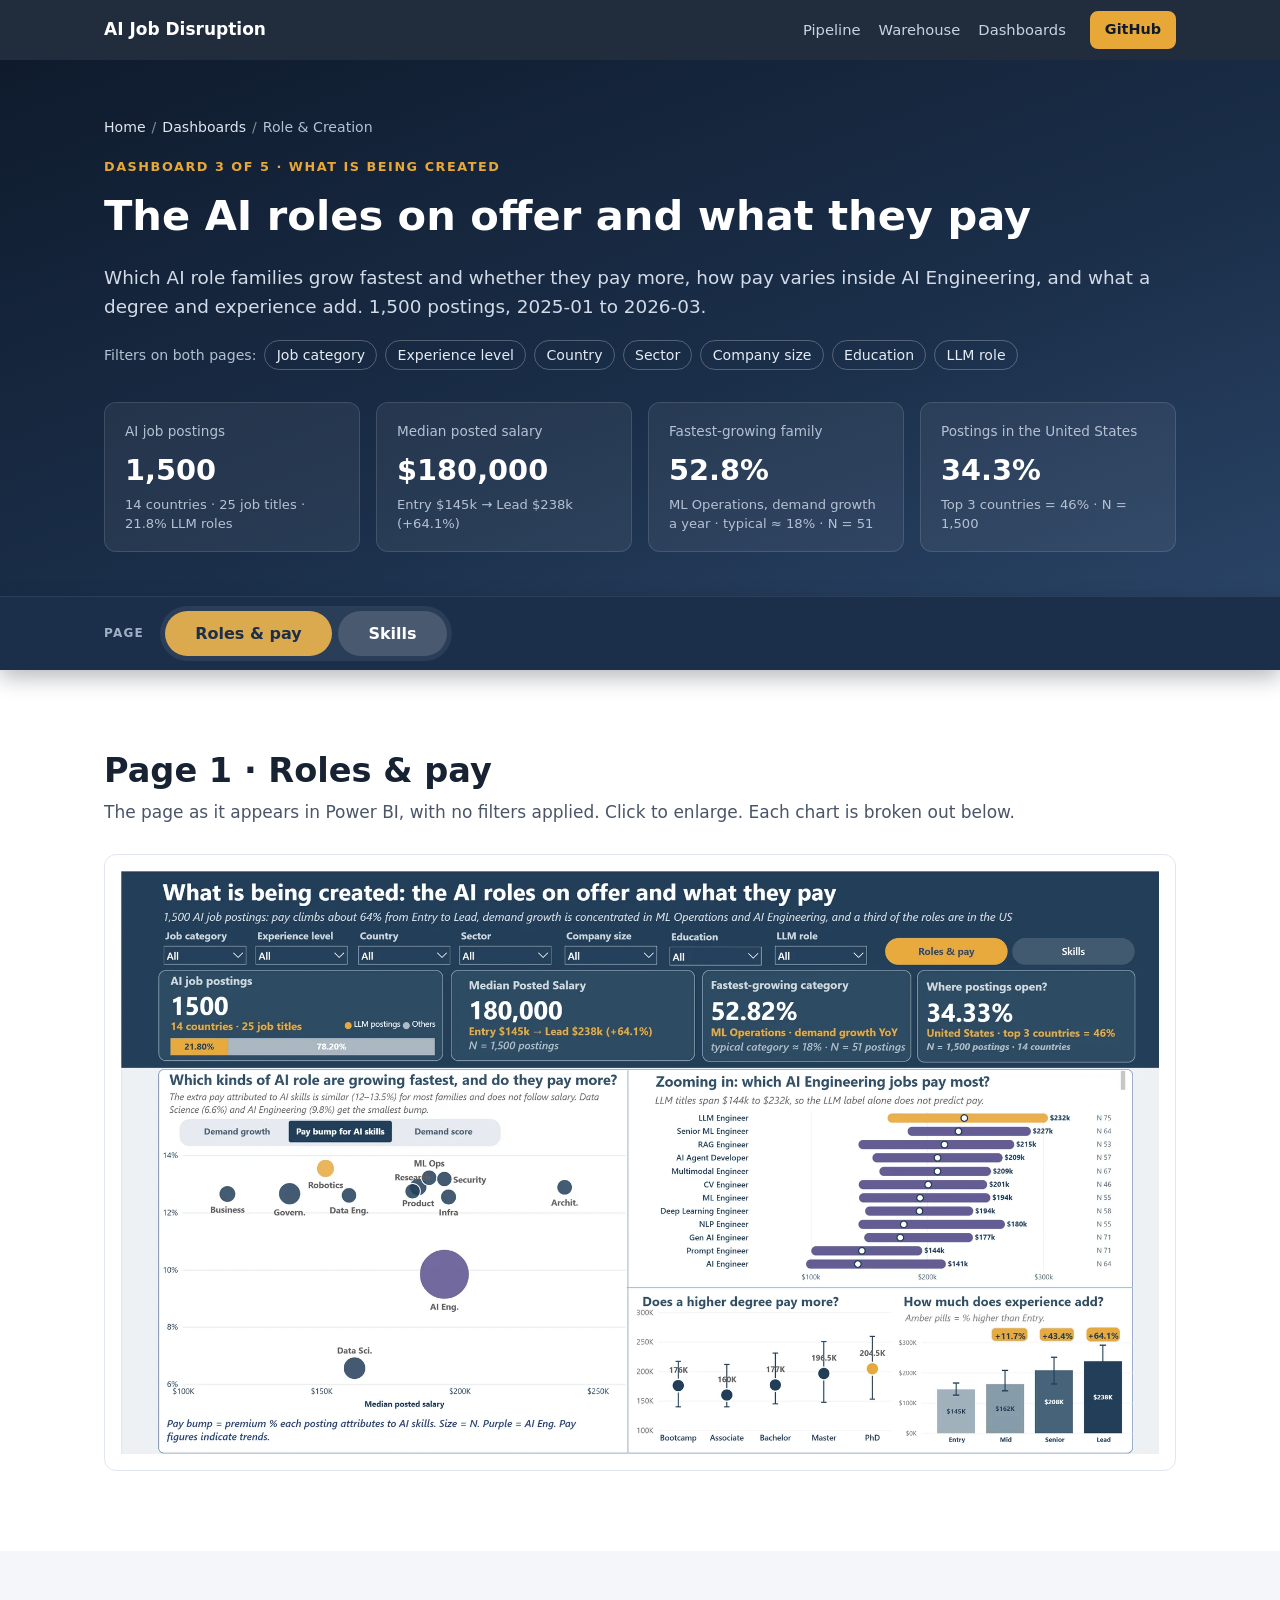
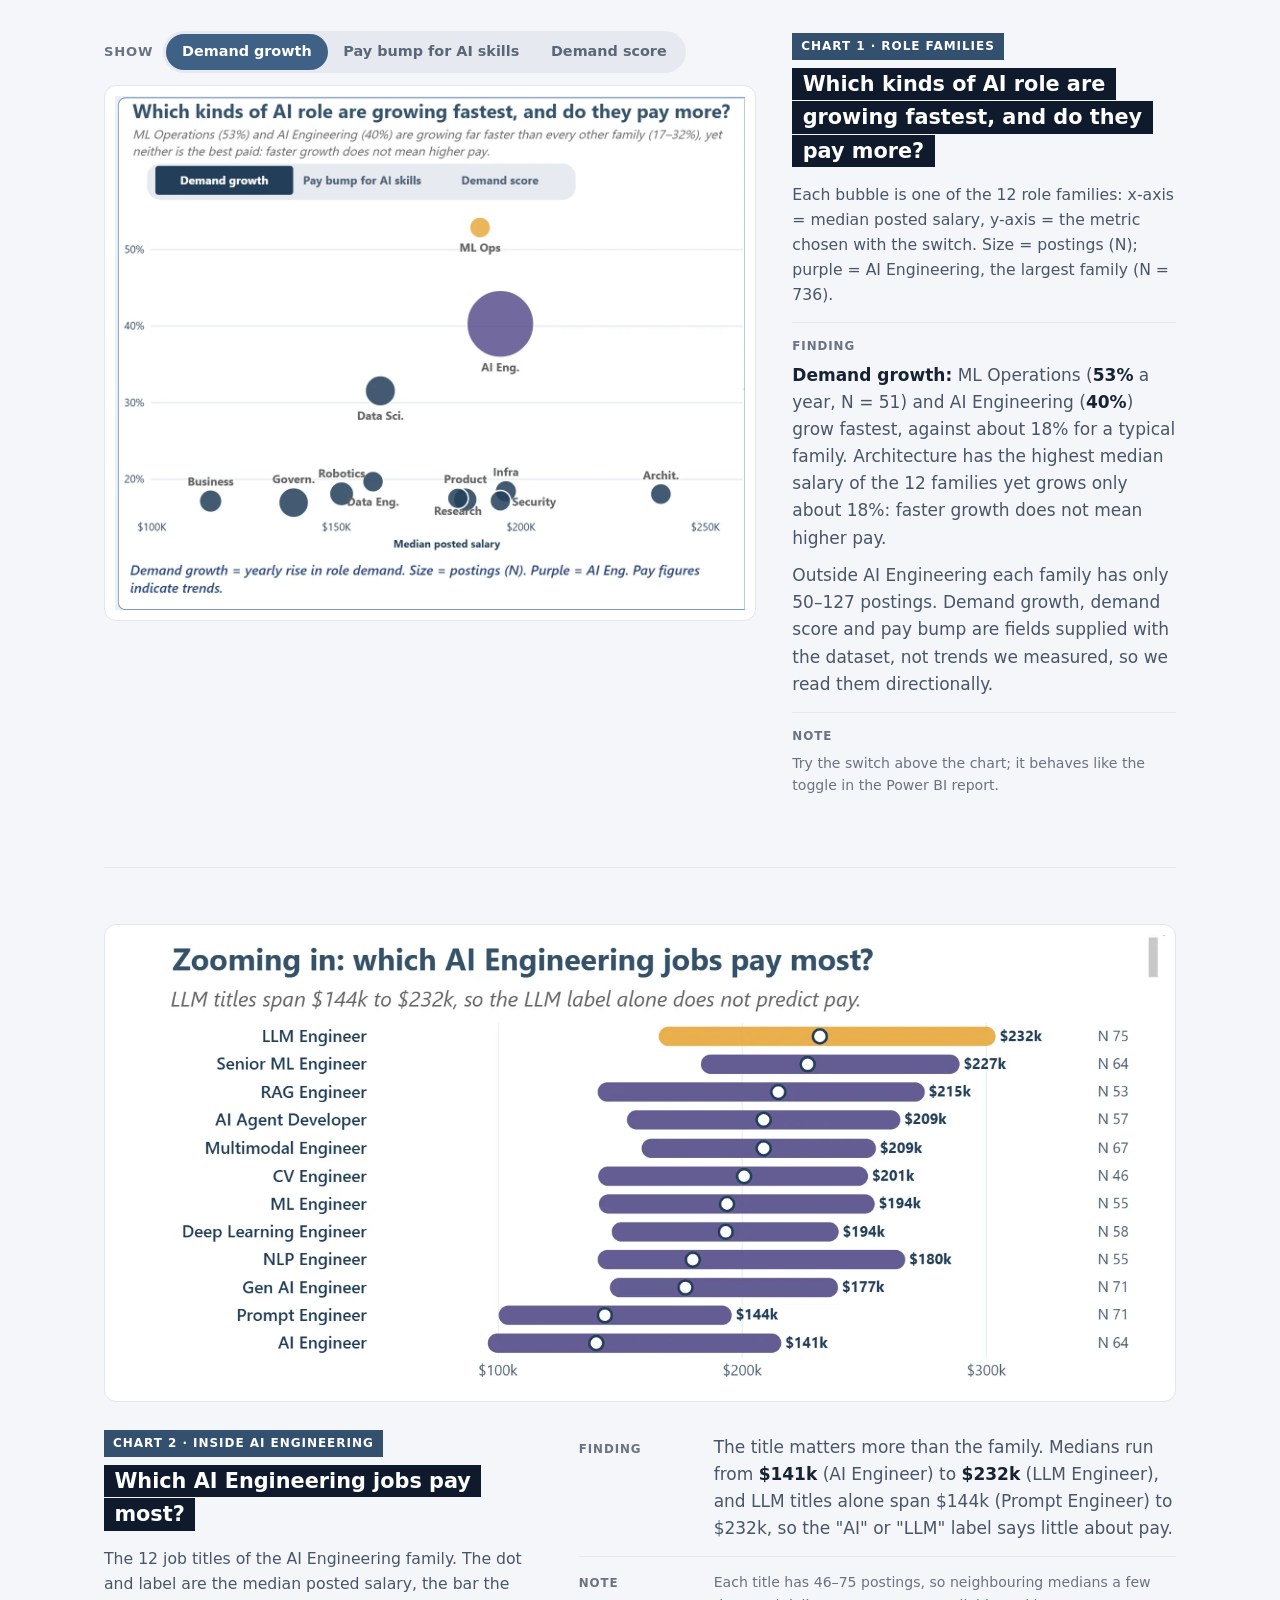
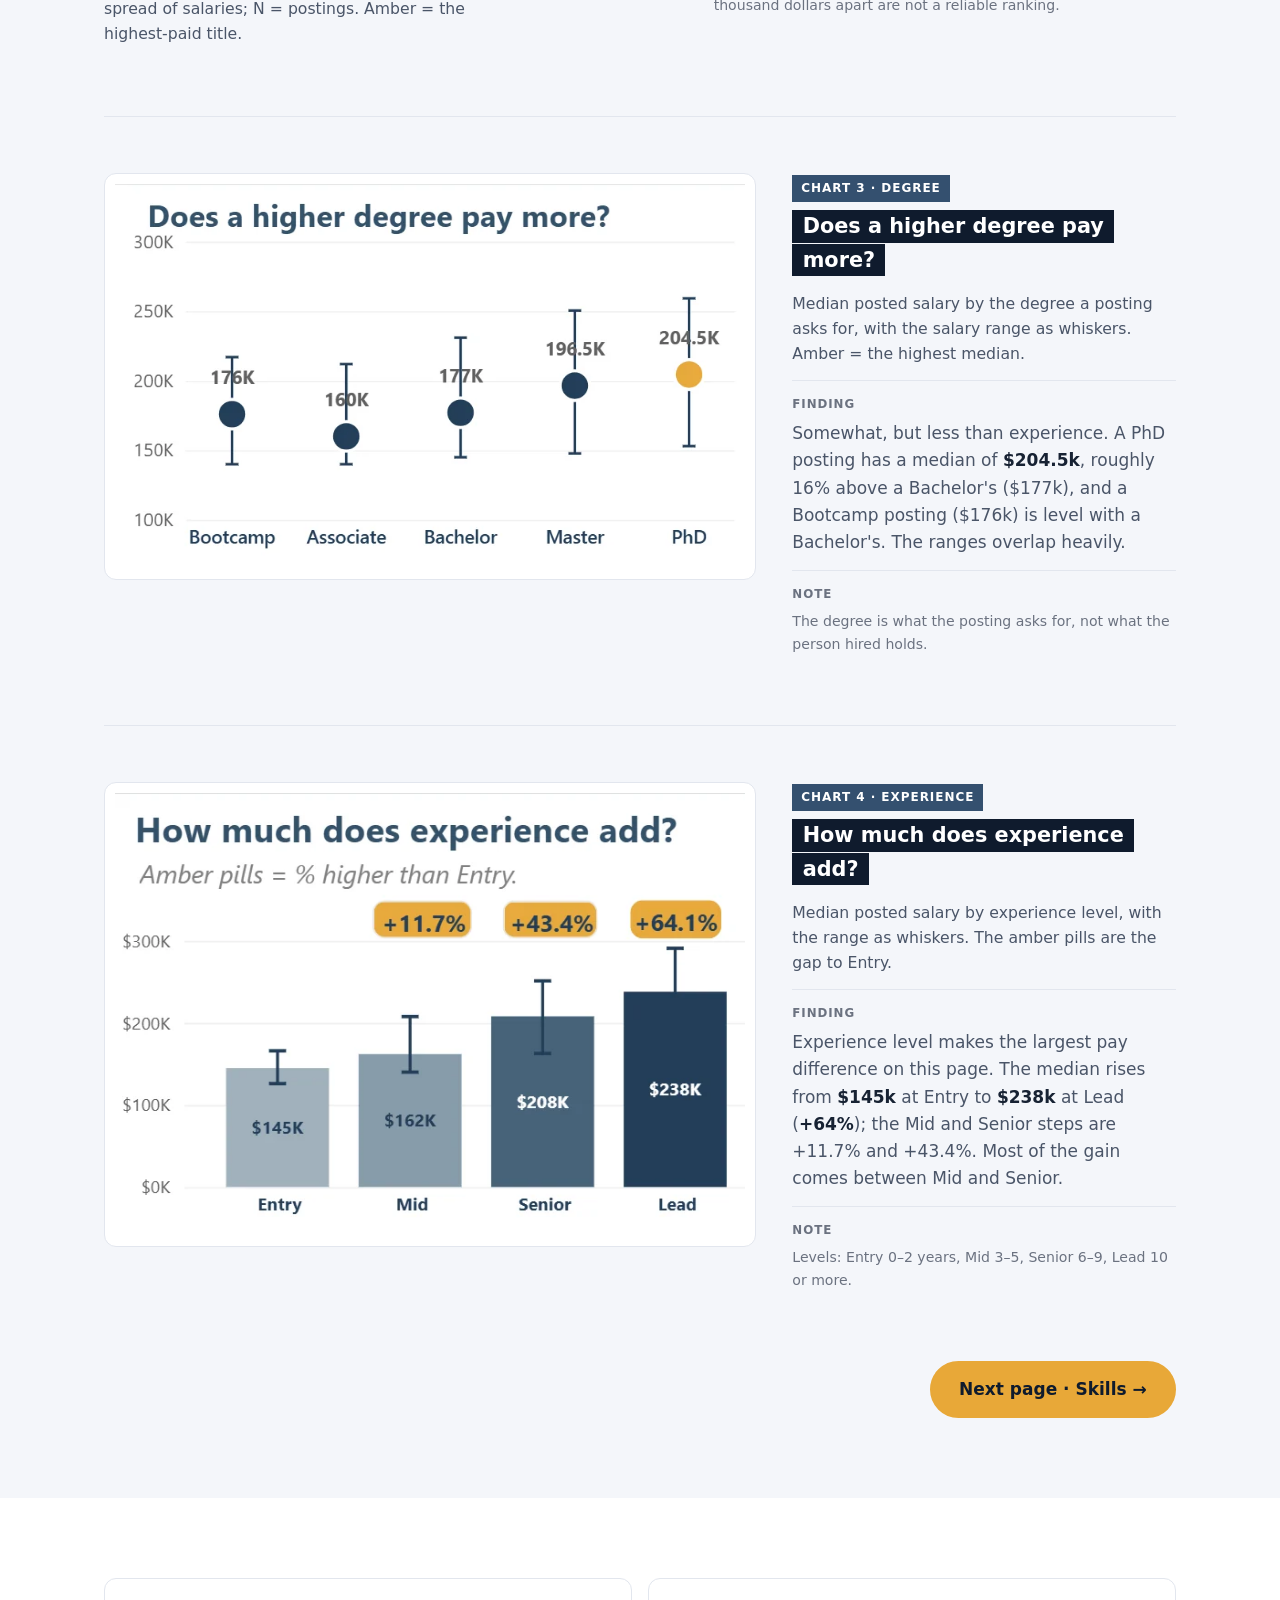
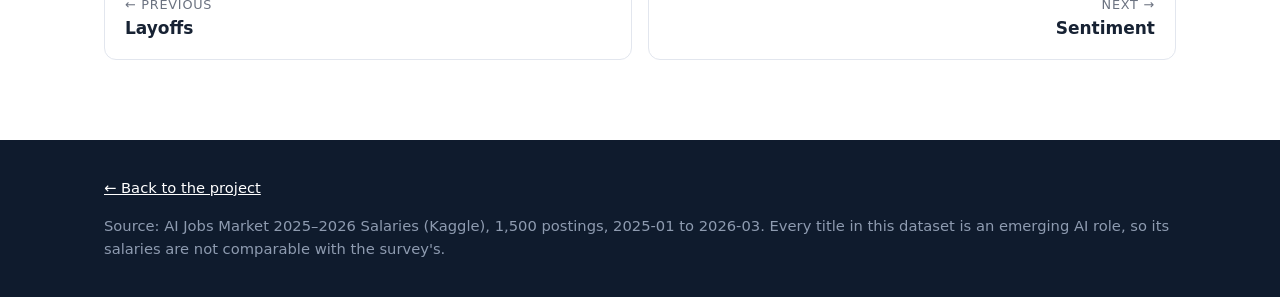
<file: docs/dashboards/ai-jobs/index.html>
<!DOCTYPE html>
<html lang="en">
<head>
  <meta charset="utf-8">
  <meta name="viewport" content="width=device-width, initial-scale=1">
  <title>Role &amp; Creation dashboard · AI Job Market Disruption</title>
  <meta name="description" content="Power BI Role &amp; Creation dashboard, two pages: which AI role families grow fastest and what they pay, and which skills each role family asks for, from 1,500 AI job postings (2025-01 to 2026-03).">
  <meta property="og:title" content="Role &amp; Creation dashboard: the AI roles on offer and what they pay">
  <meta property="og:image" content="https://nguyenvietkhoa1409.github.io/AI-job-disruption/dashboards/ai-jobs/img/roles-pay/full.webp">
  <link rel="stylesheet" href="../../assets/css/style.css">
  <link rel="stylesheet" href="../../assets/css/dashboard.css">
</head>
<body>

<header class="topbar">
  <div class="wrap topbar__inner">
    <a class="brand" href="../../">AI Job Disruption</a>
    <nav class="nav" aria-label="Sections">
      <a href="../../#pipeline">Pipeline</a>
      <a href="../../#warehouse">Warehouse</a>
      <a href="../../#dashboards">Dashboards</a>
    </nav>
    <a class="btn btn--small" href="https://github.com/nguyenvietkhoa1409/AI-job-disruption">GitHub</a>
  </div>
</header>

<main class="dash-theme--create">

<section class="hero dash-hero">
  <div class="wrap">
    <p class="crumbs"><a href="../../">Home</a><span>/</span><a href="../../#dashboards">Dashboards</a><span>/</span>Role &amp; Creation</p>
    <p class="eyebrow">Dashboard 3 of 5 · What is being created</p>
    <h1>The AI roles on offer and what they pay</h1>
    <p class="lede" data-page-lede>Which AI role families grow fastest and whether they pay more, how pay varies inside AI Engineering, and what a degree and experience add. 1,500 postings, <span class="nw">2025-01</span> to <span class="nw">2026-03</span>.</p>
    <div class="chips"><span>Filters on both pages:</span>
      <span class="chip">Job category</span><span class="chip">Experience level</span><span class="chip">Country</span><span class="chip">Sector</span><span class="chip">Company size</span><span class="chip">Education</span><span class="chip">LLM role</span>
    </div>
    <dl class="kpis kpis--dash">
      <div class="kpi"><dt>AI job postings</dt><dd>1,500</dd><span>14 countries · 25 job titles · 21.8% LLM roles</span></div>
      <div class="kpi"><dt>Median posted salary</dt><dd>$180,000</dd><span>Entry $145k → Lead $238k (+64.1%)</span></div>
      <div class="kpi"><dt>Fastest-growing family</dt><dd>52.8%</dd><span>ML Operations, demand growth a year · typical ≈ 18% · N = 51</span></div>
      <div class="kpi"><dt>Postings in the United States</dt><dd>34.3%</dd><span>Top 3 countries = 46% · N = 1,500</span></div>
    </dl>
  </div>
</section>

<nav class="page-tabs" aria-label="Pages of this dashboard">
  <div class="wrap page-tabs__inner">
    <span class="page-tabs__label">Page</span>
    <div class="page-seg" role="tablist">
      <button type="button" class="page-tab" role="tab" data-page="roles-pay" aria-controls="panel-roles-pay" id="tab-roles-pay">Roles &amp; pay</button>
      <button type="button" class="page-tab" role="tab" data-page="skills" aria-controls="panel-skills" id="tab-skills">Skills</button>
    </div>
  </div>
</nav>

<!-- ===================== PAGE 1: ROLES & PAY ===================== -->
<div class="page-panel" id="panel-roles-pay" data-page="roles-pay" role="tabpanel" aria-labelledby="tab-roles-pay" data-title="Roles &amp; pay"
     data-lede="Which AI role families grow fastest and whether they pay more, how pay varies inside AI Engineering, and what a degree and experience add. 1,500 postings, 2025-01 to 2026-03.">

<section class="section">
  <div class="wrap">
    <div class="panel-head">
      <h2>Page 1 · Roles &amp; pay</h2>
      <p>The page as it appears in Power BI, with no filters applied. Click to enlarge. Each chart is broken out below.</p>
    </div>
    <figure class="figure full-fig zoomable">
      <img src="img/roles-pay/full.webp" width="1920" height="1078"
           alt="Full Role &amp; Creation dashboard page 'Roles &amp; pay' with filters, four KPI tiles, a bubble chart of role families by salary, the salary range of AI Engineering titles, salary by degree and salary by experience level.">
    </figure>
  </div>
</section>

<section class="section section--alt">
  <div class="wrap">

    <article class="chart" id="role-families">
      <div class="viewer zoomable" data-viewer>
        <script type="application/json">{
          "base": "img/roles-pay/",
          "controls": [
            {"type": "switch", "id": "metric", "label": "Show", "default": "growth",
             "options": [{"value": "growth", "label": "Demand growth"}, {"value": "paybump", "label": "Pay bump for AI skills"}, {"value": "score", "label": "Demand score"}]}
          ],
          "states": {
            "metric=growth": {
              "img": "whichkinds__switch-demandgrowth.webp",
              "alt": "Role families by median posted salary and yearly demand growth: ML Operations 53%, AI Engineering 40%, Data Science about 32%, all others between 17% and 20%; Architecture has the highest salary.",
              "note": "<p><b>Demand growth:</b> ML Operations (<b>53%</b> a year, N = 51) and AI Engineering (<b>40%</b>) grow fastest, against about 18% for a typical family. Architecture has the highest median salary of the 12 families yet grows only about 18%: faster growth does not mean higher pay.</p>"
            },
            "metric=paybump": {
              "img": "whichkinds__switch-paybump.webp",
              "alt": "Role families by median posted salary and the pay premium attributed to AI skills: most families between 12% and 13.5%, AI Engineering 9.8%, Data Science 6.6%.",
              "note": "<p><b>Pay bump for AI skills:</b> the premium postings attribute to AI skills is a narrow <b>12–13.5%</b> in most families and does not follow salary. It is lowest for Data Science (<b>6.6%</b>) and AI Engineering (<b>9.8%</b>).</p>"
            },
            "metric=score": {
              "img": "whichkinds__switch-demandscore.webp",
              "alt": "Role families by median posted salary and demand score from 0 to 100: ML Operations 93, AI Engineering and Data Science close behind, Architecture 84, Governance lowest at about 70.",
              "note": "<p><b>Demand score:</b> demand is highest for ML Operations (<b>93</b>), followed closely by AI Engineering and Data Science. Architecture pays the most but sits mid-table on demand (<b>84</b>); Governance scores lowest, at about 70.</p>"
            }
          }
        }</script>
        <figure class="viewer__frame">
          <img src="img/roles-pay/whichkinds__switch-demandgrowth.webp" width="1312" height="1070"
               alt="Role families by median posted salary and yearly demand growth: ML Operations 53%, AI Engineering 40%, Data Science about 32%, all others between 17% and 20%; Architecture has the highest salary.">
        </figure>
      </div>
      <div class="chart__text">
        <p class="chart__q">Chart 1 · Role families</p>
        <h2 class="chart__title"><span>Which kinds of AI role are growing fastest, and do they pay more?</span></h2>
        <p class="chart__desc">Each bubble is one of the 12 role families: x-axis = median posted salary, y-axis = the metric chosen with the switch. Size = postings (N); purple = AI Engineering, the largest family (N = 736).</p>
        <dl class="chart__rows">
          <div><dt>Finding</dt><dd><div class="insight viewer__note-target"></div>
<p>Outside AI Engineering each family has only 50–127 postings. Demand growth, demand score and pay bump are fields supplied with the dataset, not trends we measured, so we read them directionally.</p></dd></div>
          <div><dt>Note</dt><dd class="chart__note">Try the switch above the chart; it behaves like the toggle in the Power BI report.</dd></div>
        </dl>
      </div>
    </article>

    <article class="chart chart--wide" id="salary-by-title">
      <figure class="static-fig zoomable">
        <img src="img/roles-pay/salary-by-title.webp" width="1484" height="644" loading="lazy"
             alt="Salary ranges of the 12 AI Engineering job titles, with the median as a dot: LLM Engineer $232k, Senior ML Engineer $227k, RAG Engineer $215k, down to Prompt Engineer $144k and AI Engineer $141k.">
      </figure>
      <div class="chart__text">
        <p class="chart__q">Chart 2 · Inside AI Engineering</p>
        <h2 class="chart__title"><span>Which AI Engineering jobs pay most?</span></h2>
        <p class="chart__desc">The 12 job titles of the AI Engineering family. The dot and label are the median posted salary, the bar the spread of salaries; N = postings. Amber = the highest-paid title.</p>
        <dl class="chart__rows">
          <div><dt>Finding</dt><dd><div class="insight">
<p>The title matters more than the family. Medians run from <b>$141k</b> (AI Engineer) to <b>$232k</b> (LLM Engineer), and LLM titles alone span $144k (Prompt Engineer) to $232k, so the "AI" or "LLM" label says little about pay.</p>
</div></dd></div>
          <div><dt>Note</dt><dd class="chart__note">Each title has 46–75 postings, so neighbouring medians a few thousand dollars apart are not a reliable ranking.</dd></div>
        </dl>
      </div>
    </article>

    <article class="chart" id="education">
      <figure class="static-fig zoomable">
        <img src="img/roles-pay/education.webp" width="794" height="485" loading="lazy"
             alt="Median posted salary by required degree, with ranges: Bootcamp 176K, Associate 160K, Bachelor 177K, Master 196.5K, PhD 204.5K.">
      </figure>
      <div class="chart__text">
        <p class="chart__q">Chart 3 · Degree</p>
        <h2 class="chart__title"><span>Does a higher degree pay more?</span></h2>
        <p class="chart__desc">Median posted salary by the degree a posting asks for, with the salary range as whiskers. Amber = the highest median.</p>
        <dl class="chart__rows">
          <div><dt>Finding</dt><dd><div class="insight">
<p>Somewhat, but less than experience. A PhD posting has a median of <b>$204.5k</b>, roughly 16% above a Bachelor's ($177k), and a Bootcamp posting ($176k) is level with a Bachelor's. The ranges overlap heavily.</p>
</div></dd></div>
          <div><dt>Note</dt><dd class="chart__note">The degree is what the posting asks for, not what the person hired holds.</dd></div>
        </dl>
      </div>
    </article>

    <article class="chart" id="experience">
      <figure class="static-fig zoomable">
        <img src="img/roles-pay/experience.webp" width="690" height="485" loading="lazy"
             alt="Median posted salary by experience level: Entry $145K, Mid $162K (+11.7%), Senior $208K (+43.4%), Lead $238K (+64.1%).">
      </figure>
      <div class="chart__text">
        <p class="chart__q">Chart 4 · Experience</p>
        <h2 class="chart__title"><span>How much does experience add?</span></h2>
        <p class="chart__desc">Median posted salary by experience level, with the range as whiskers. The amber pills are the gap to Entry.</p>
        <dl class="chart__rows">
          <div><dt>Finding</dt><dd><div class="insight">
<p>Experience level makes the largest pay difference on this page. The median rises from <b>$145k</b> at Entry to <b>$238k</b> at Lead (<b>+64%</b>); the Mid and Senior steps are +11.7% and +43.4%. Most of the gain comes between Mid and Senior.</p>
</div></dd></div>
          <div><dt>Note</dt><dd class="chart__note">Levels: Entry 0–2 years, Mid 3–5, Senior 6–9, Lead 10 or more.</dd></div>
        </dl>
      </div>
    </article>

    <div class="page-next page-next--fwd">
      <button type="button" data-goto="skills">Next page · Skills →</button>
    </div>

  </div>
</section>
</div>

<!-- ===================== PAGE 2: SKILLS ===================== -->
<div class="page-panel" id="panel-skills" data-page="skills" role="tabpanel" aria-labelledby="tab-skills" data-title="Skills"
     data-lede="Which skills each AI role family asks for, which skills are requested most across all postings, and what AI Engineering postings ask for.">

<section class="section">
  <div class="wrap">
    <div class="panel-head">
      <h2>Page 2 · Skills</h2>
      <p>The page as it appears in Power BI, with no filters applied. Click to enlarge. Each chart is broken out below.</p>
    </div>
    <figure class="figure full-fig zoomable">
      <img src="img/skills/full.webp" width="1920" height="1080" loading="lazy"
           alt="Full Role &amp; Creation dashboard page 'Skills' with filters, four KPI tiles, a heatmap of skills by role family, a table of the most requested skills and the skills AI Engineering postings ask for.">
    </figure>
  </div>
</section>

<section class="section section--alt">
  <div class="wrap">

    <article class="chart" id="skill-heatmap">
      <figure class="static-fig zoomable">
        <img src="img/skills/skill-heatmap.webp" width="1600" height="1025" loading="lazy"
             alt="Heatmap of the share of postings requiring each of 12 skills, by role family: Python 66–82% where it appears, Cloud 76–81% in Infrastructure, Architecture and ML Operations, Agile 90% in Product, PyTorch 78% in Research.">
      </figure>
      <div class="chart__text">
        <p class="chart__q">Chart 1 · Skills by role family</p>
        <h2 class="chart__title"><span>Which skills define which kinds of role?</span></h2>
        <p class="chart__desc">Share of a family's postings that require each skill. Darker = a larger share; grey = no posting in that family requires the skill.</p>
        <dl class="chart__rows">
          <div><dt>Finding</dt><dd><div class="insight">
<p>A common core, then family-specific skills. Python is required by <b>66–82%</b> of postings wherever it appears, yet Governance, Product and Infrastructure list it nowhere. Cloud is tied to Infrastructure, Architecture and ML Operations (<b>76–81%</b>), SQL to Business (82%) and Data Engineering (76%), and PyTorch to Research (<b>78%</b>). Product stands out on Agile (90%).</p>
</div></dd></div>
          <div><dt>Note</dt><dd class="chart__note">Family sizes differ a lot: AI Engineering has 736 postings, the smallest families about 50.</dd></div>
        </dl>
      </div>
    </article>

    <article class="chart" id="top-skills">
      <figure class="static-fig zoomable">
        <img src="img/skills/top-skills.webp" width="1105" height="610" loading="lazy"
             alt="Table of the most requested skills: Python 942 postings, Cloud 444, SQL 422, Communication 365, Leadership 363, Research 363, with demand scores between 85 and 90 and median salaries between $173K and $180K.">
      </figure>
      <div class="chart__text">
        <p class="chart__q">Chart 2 · Most requested</p>
        <h2 class="chart__title"><span>Which skills are asked for most?</span></h2>
        <p class="chart__desc">Skills with at least 30 postings, ranked by postings, with the average demand score and the median salary of the postings that ask for them.</p>
        <dl class="chart__rows">
          <div><dt>Finding</dt><dd><div class="insight">
<p>Python leads by a wide margin: <b>942</b> of the 1,500 postings, more than twice Cloud (444) and SQL (422). Two soft skills follow, Communication (365) and Leadership (363). Salaries barely differ between the top skills ($173k–$180k).</p>
</div></dd></div>
          <div><dt>Note</dt><dd class="chart__note">The salary describes the roles that ask for the skill, not the value of the skill itself. The image shows the top six rows; in Power BI the table scrolls and sorts by any column.</dd></div>
        </dl>
      </div>
    </article>

    <article class="chart chart--wide" id="ai-eng-skills">
      <figure class="static-fig zoomable">
        <img src="img/skills/ai-eng-skills.webp" width="1105" height="513" loading="lazy"
             alt="Share of AI Engineering postings requiring each skill: Python 77%, PyTorch 36%, Fine-tuning 28%, Cloud 26%, SQL 24%, Research 23%, Linux 22%, Problem Solving 22%.">
      </figure>
      <div class="chart__text">
        <p class="chart__q">Chart 3 · AI Engineering</p>
        <h2 class="chart__title"><span>What do AI Engineering postings ask for?</span></h2>
        <p class="chart__desc">Share of the 736 AI Engineering postings that require each skill, top eight.</p>
        <dl class="chart__rows">
          <div><dt>Finding</dt><dd><div class="insight">
<p>Python is the only skill most AI Engineering postings require (<b>77%</b>). Everything after it is asked for by about a third or less: PyTorch 36%, Fine-tuning 28%, Cloud 26%.</p>
</div></dd></div>
          <div><dt>Note</dt><dd class="chart__note">Fine-tuning ranks third here but is not among the 12 skills of the heatmap, which lists the skills most requested across all families.</dd></div>
        </dl>
      </div>
    </article>

    <div class="page-next page-next--back">
      <button type="button" data-goto="roles-pay">← Previous page · Roles &amp; pay</button>
    </div>

  </div>
</section>
</div>

<section class="section">
  <div class="wrap">
    <nav class="pager" aria-label="Other dashboards">
      <a href="../layoffs/"><small>← Previous</small><b>Layoffs</b></a>
      <a class="pager__next" href="../sentiment/"><small>Next →</small><b>Sentiment</b></a>
    </nav>
  </div>
</section>

</main>

<footer class="footer">
  <div class="wrap footer__inner">
    <p><a href="../../">← Back to the project</a></p>
    <p class="muted">Source: AI Jobs Market 2025–2026 Salaries (Kaggle), 1,500 postings, 2025-01 to 2026-03. Every title in this dataset is an emerging AI role, so its salaries are not comparable with the survey's.</p>
  </div>
</footer>

<div class="lightbox" id="lightbox" hidden>
  <button class="lightbox__close" aria-label="Close">×</button>
  <img alt="">
</div>

<script src="../../assets/js/dashboard.js"></script>
<script src="../../assets/js/reveal.js"></script>
<script src="../../assets/js/main.js"></script>
</body>
</html>
</file>
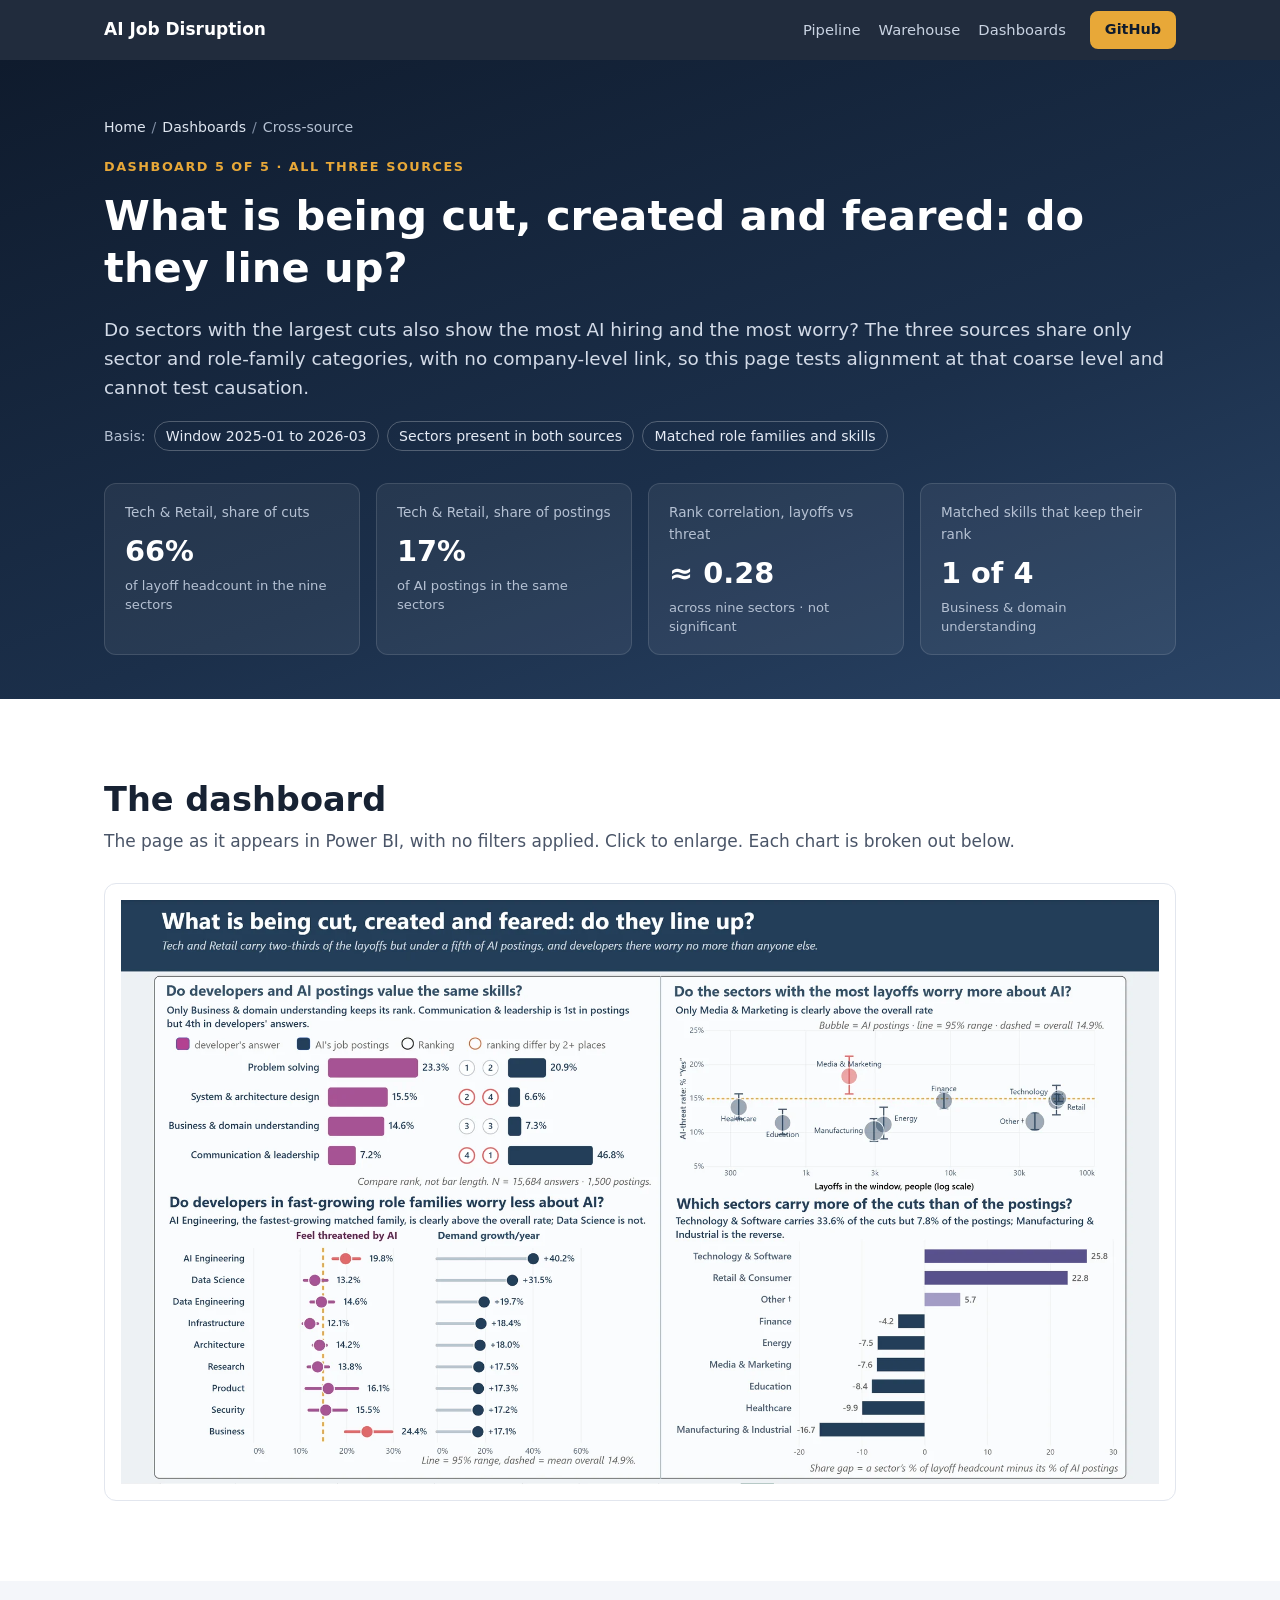
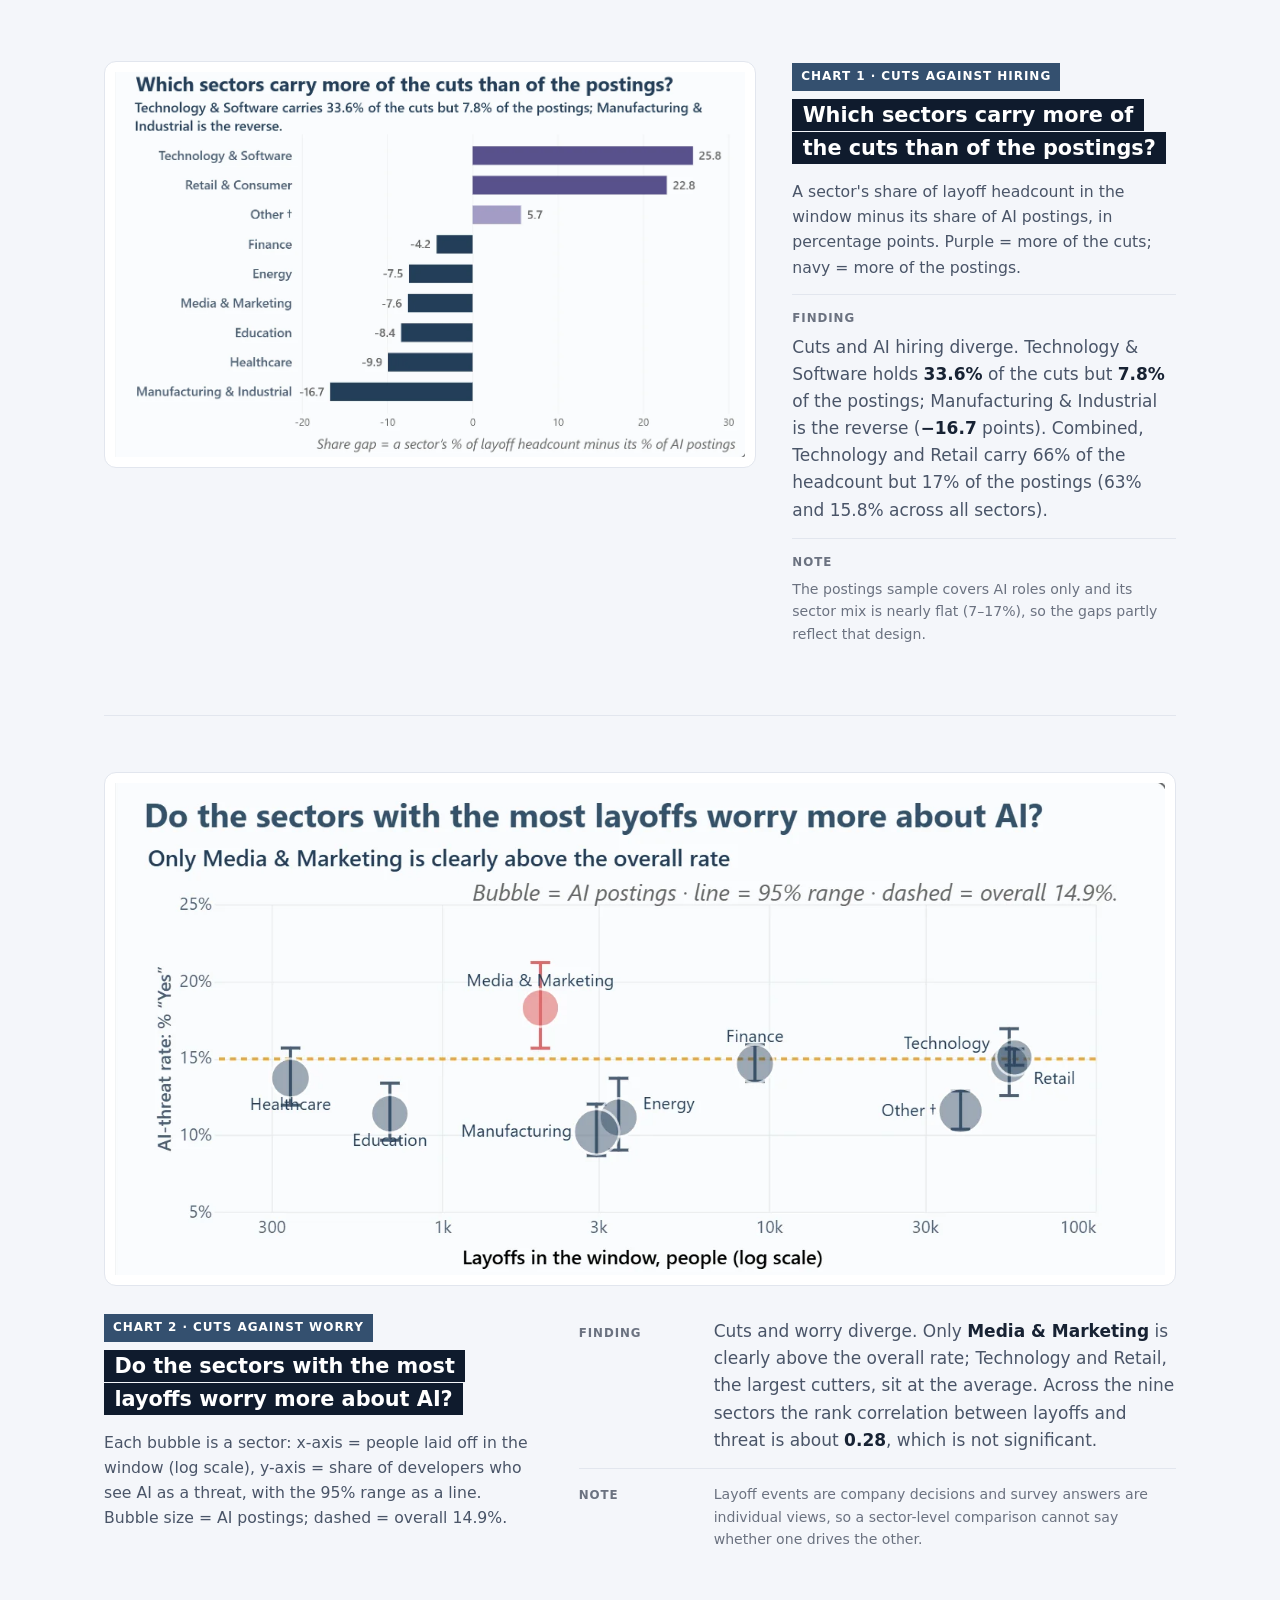
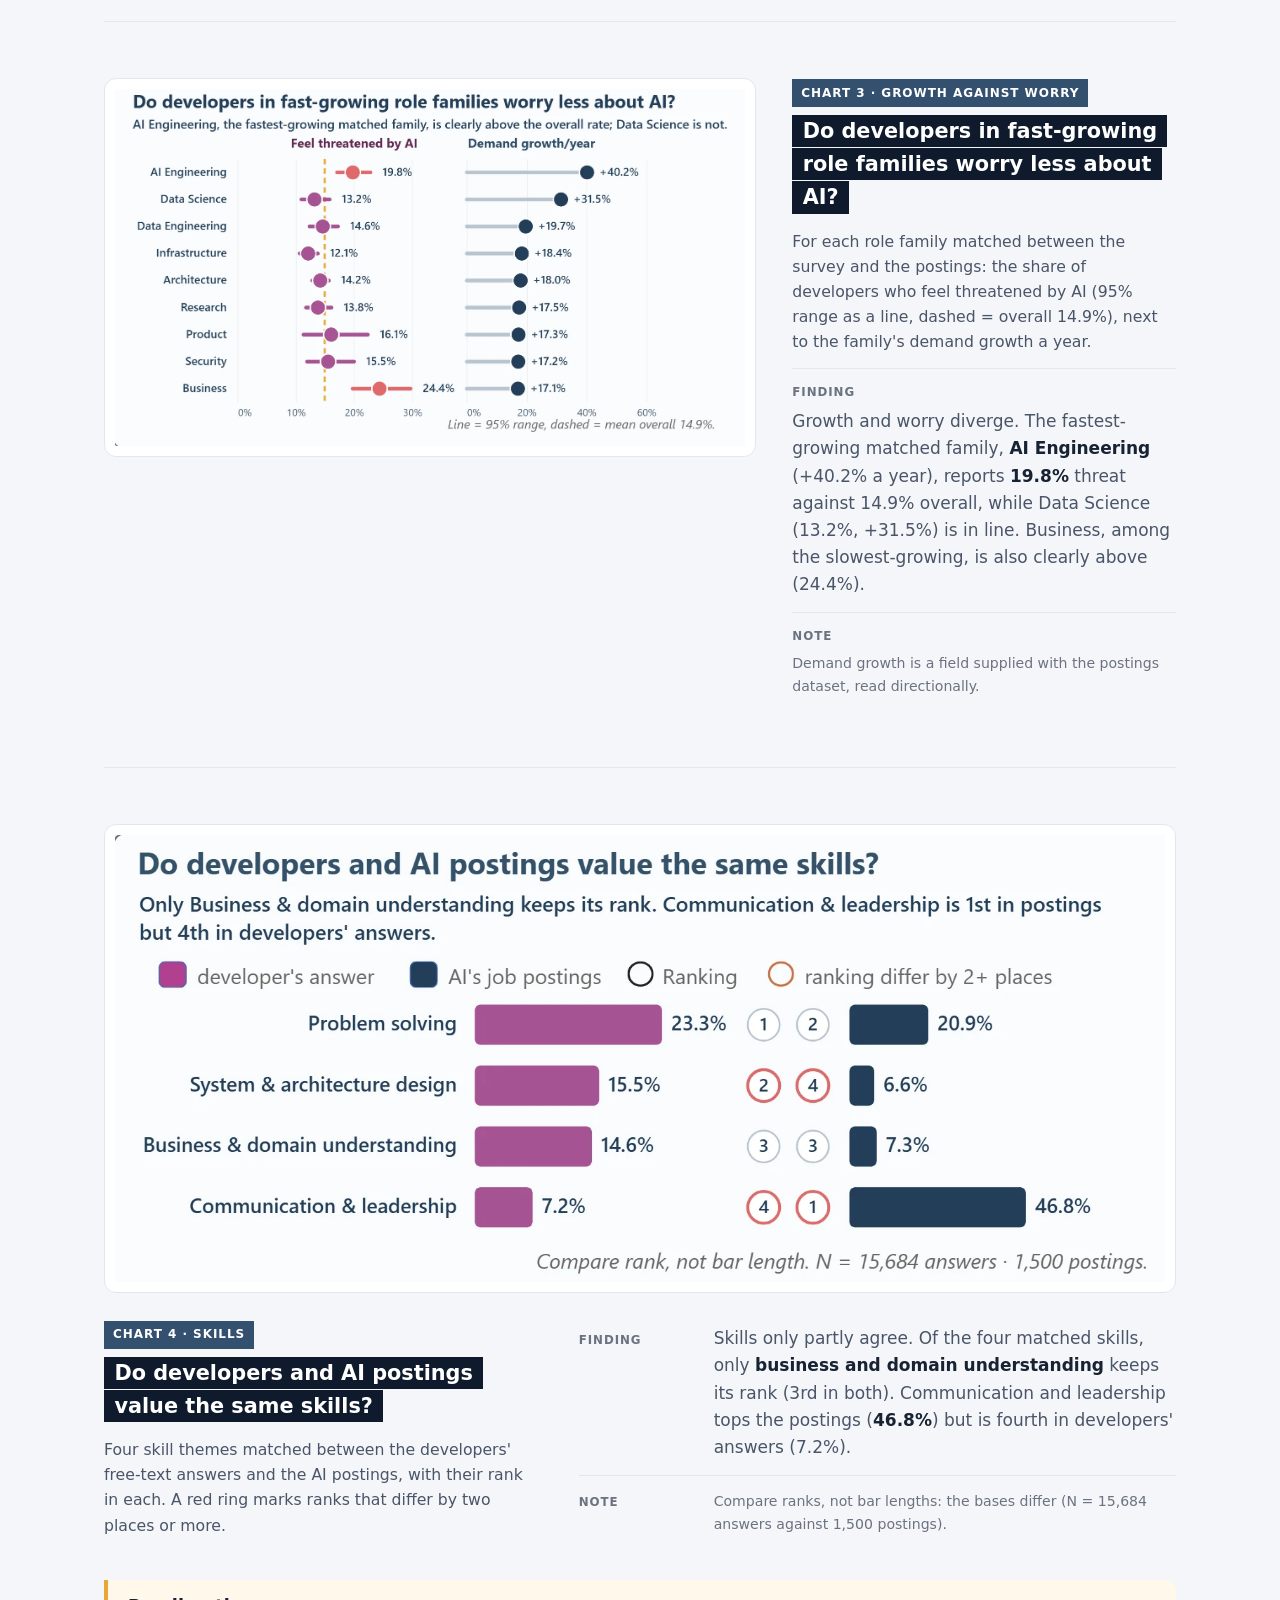
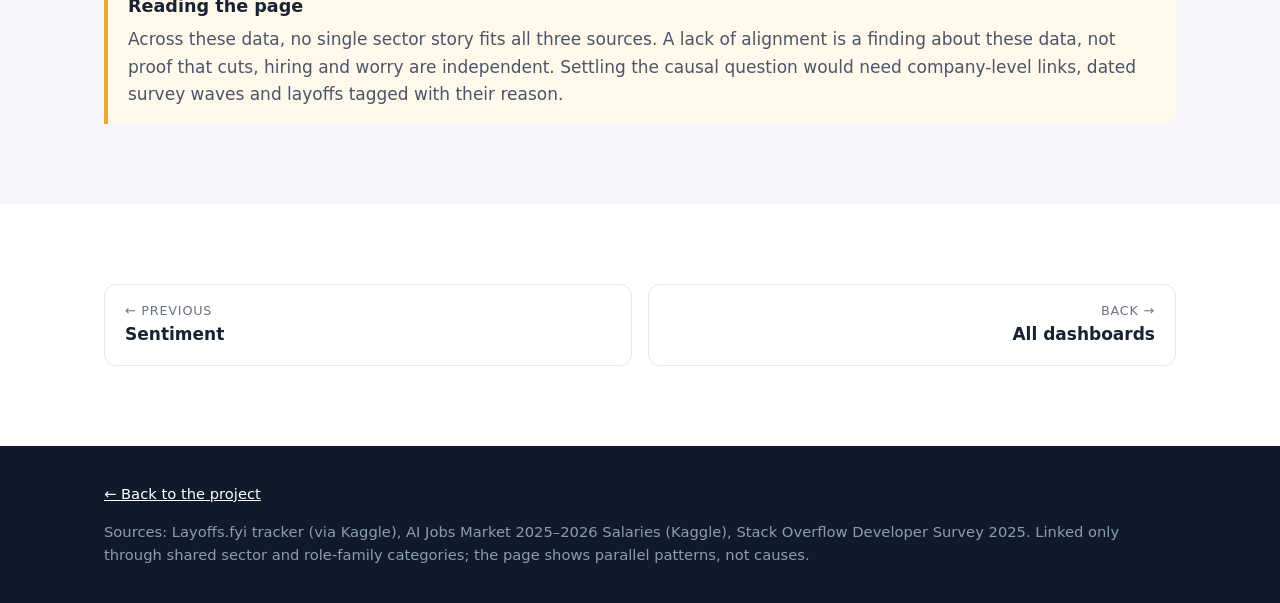
<file: docs/dashboards/cross-source/index.html>
<!DOCTYPE html>
<html lang="en">
<head>
  <meta charset="utf-8">
  <meta name="viewport" content="width=device-width, initial-scale=1">
  <title>Cross-source dashboard · AI Job Market Disruption</title>
  <meta name="description" content="Power BI Cross-source dashboard: do the sectors and role families with the largest cuts also show the most AI hiring and the most worry? Skills, role families and sectors read across the three sources.">
  <meta property="og:title" content="Cross-source dashboard: what is being cut, created and feared, do they line up?">
  <meta property="og:image" content="https://nguyenvietkhoa1409.github.io/AI-job-disruption/dashboards/cross-source/img/full.webp">
  <link rel="stylesheet" href="../../assets/css/style.css">
  <link rel="stylesheet" href="../../assets/css/dashboard.css">
</head>
<body>

<header class="topbar">
  <div class="wrap topbar__inner">
    <a class="brand" href="../../">AI Job Disruption</a>
    <nav class="nav" aria-label="Sections">
      <a href="../../#pipeline">Pipeline</a>
      <a href="../../#warehouse">Warehouse</a>
      <a href="../../#dashboards">Dashboards</a>
    </nav>
    <a class="btn btn--small" href="https://github.com/nguyenvietkhoa1409/AI-job-disruption">GitHub</a>
  </div>
</header>

<main class="dash-theme--all">

<section class="hero dash-hero">
  <div class="wrap">
    <p class="crumbs"><a href="../../">Home</a><span>/</span><a href="../../#dashboards">Dashboards</a><span>/</span>Cross-source</p>
    <p class="eyebrow">Dashboard 5 of 5 · All three sources</p>
    <h1>What is being cut, created and feared: do they line up?</h1>
    <p class="lede">Do sectors with the largest cuts also show the most AI hiring and the most worry? The three sources share only sector and role-family categories, with no company-level link, so this page tests alignment at that coarse level and cannot test causation.</p>
    <div class="chips"><span>Basis:</span>
      <span class="chip">Window 2025-01 to 2026-03</span><span class="chip">Sectors present in both sources</span><span class="chip">Matched role families and skills</span>
    </div>
    <dl class="kpis kpis--dash">
      <div class="kpi"><dt>Tech &amp; Retail, share of cuts</dt><dd>66%</dd><span>of layoff headcount in the nine sectors</span></div>
      <div class="kpi"><dt>Tech &amp; Retail, share of postings</dt><dd>17%</dd><span>of AI postings in the same sectors</span></div>
      <div class="kpi"><dt>Rank correlation, layoffs vs threat</dt><dd>≈ 0.28</dd><span>across nine sectors · not significant</span></div>
      <div class="kpi"><dt>Matched skills that keep their rank</dt><dd>1 of 4</dd><span>Business &amp; domain understanding</span></div>
    </dl>
  </div>
</section>

<section class="section">
  <div class="wrap">
    <div class="panel-head">
      <h2>The dashboard</h2>
      <p>The page as it appears in Power BI, with no filters applied. Click to enlarge. Each chart is broken out below.</p>
    </div>
    <figure class="figure full-fig zoomable">
      <img src="img/full.webp" width="1920" height="1081"
           alt="Full Cross-source dashboard: skill ranks in developers' answers against AI postings, threat and demand growth by role family, AI-threat rate against layoffs by sector, and each sector's share of layoffs minus its share of postings.">
    </figure>
  </div>
</section>

<section class="section section--alt">
  <div class="wrap">

    <article class="chart" id="share-gap">
      <figure class="static-fig zoomable">
        <img src="img/share-gap.webp" width="1375" height="839" loading="lazy"
             alt="Share gap by sector, percentage points of layoff headcount minus percentage of AI postings: Technology &amp; Software +25.8, Retail &amp; Consumer +22.8, Other +5.7, Finance −4.2, Energy −7.5, Media &amp; Marketing −7.6, Education −8.4, Healthcare −9.9, Manufacturing &amp; Industrial −16.7.">
      </figure>
      <div class="chart__text">
        <p class="chart__q">Chart 1 · Cuts against hiring</p>
        <h2 class="chart__title"><span>Which sectors carry more of the cuts than of the postings?</span></h2>
        <p class="chart__desc">A sector's share of layoff headcount in the window minus its share of AI postings, in percentage points. Purple = more of the cuts; navy = more of the postings.</p>
        <dl class="chart__rows">
          <div><dt>Finding</dt><dd><div class="insight">
<p>Cuts and AI hiring diverge. Technology &amp; Software holds <b>33.6%</b> of the cuts but <b>7.8%</b> of the postings; Manufacturing &amp; Industrial is the reverse (<b>−16.7</b> points). Combined, Technology and Retail carry 66% of the headcount but 17% of the postings (63% and 15.8% across all sectors).</p>
</div></dd></div>
          <div><dt>Note</dt><dd class="chart__note">The postings sample covers AI roles only and its sector mix is nearly flat (7–17%), so the gaps partly reflect that design.</dd></div>
        </dl>
      </div>
    </article>

    <article class="chart chart--wide" id="sector-threat">
      <figure class="static-fig zoomable">
        <img src="img/sector-threat.webp" width="1375" height="644" loading="lazy"
             alt="AI-threat rate by sector against people laid off in the window on a log scale, bubble size = AI postings, with 95% ranges: Media &amp; Marketing about 18% is the only sector clearly above the 14.9% line; Technology and Retail, with the most layoffs, sit on the line.">
      </figure>
      <div class="chart__text">
        <p class="chart__q">Chart 2 · Cuts against worry</p>
        <h2 class="chart__title"><span>Do the sectors with the most layoffs worry more about AI?</span></h2>
        <p class="chart__desc">Each bubble is a sector: x-axis = people laid off in the window (log scale), y-axis = share of developers who see AI as a threat, with the 95% range as a line. Bubble size = AI postings; dashed = overall 14.9%.</p>
        <dl class="chart__rows">
          <div><dt>Finding</dt><dd><div class="insight">
<p>Cuts and worry diverge. Only <b>Media &amp; Marketing</b> is clearly above the overall rate; Technology and Retail, the largest cutters, sit at the average. Across the nine sectors the rank correlation between layoffs and threat is about <b>0.28</b>, which is not significant.</p>
</div></dd></div>
          <div><dt>Note</dt><dd class="chart__note">Layoff events are company decisions and survey answers are individual views, so a sector-level comparison cannot say whether one drives the other.</dd></div>
        </dl>
      </div>
    </article>

    <article class="chart" id="role-families">
      <figure class="static-fig zoomable">
        <img src="img/role-families.webp" width="1495" height="847" loading="lazy"
             alt="Matched role families: share who feel threatened by AI with 95% ranges, next to yearly demand growth. AI Engineering 19.8% threat and +40.2% growth, Data Science 13.2% and +31.5%, Business 24.4% and +17.1%; the rest between 12% and 16% threat and +17% to +20% growth.">
      </figure>
      <div class="chart__text">
        <p class="chart__q">Chart 3 · Growth against worry</p>
        <h2 class="chart__title"><span>Do developers in fast-growing role families worry less about AI?</span></h2>
        <p class="chart__desc">For each role family matched between the survey and the postings: the share of developers who feel threatened by AI (95% range as a line, dashed = overall 14.9%), next to the family's demand growth a year.</p>
        <dl class="chart__rows">
          <div><dt>Finding</dt><dd><div class="insight">
<p>Growth and worry diverge. The fastest-growing matched family, <b>AI Engineering</b> (+40.2% a year), reports <b>19.8%</b> threat against 14.9% overall, while Data Science (13.2%, +31.5%) is in line. Business, among the slowest-growing, is also clearly above (24.4%).</p>
</div></dd></div>
          <div><dt>Note</dt><dd class="chart__note">Demand growth is a field supplied with the postings dataset, read directionally.</dd></div>
        </dl>
      </div>
    </article>

    <article class="chart chart--wide" id="skills-rank">
      <figure class="static-fig zoomable">
        <img src="img/skills-rank.webp" width="1495" height="636" loading="lazy"
             alt="Four matched skills ranked in developers' answers and in AI postings: Problem solving 23.3% and 1st for developers, 20.9% and 2nd in postings; System &amp; architecture design 2nd against 4th; Business &amp; domain understanding 3rd in both; Communication &amp; leadership 4th for developers (7.2%) but 1st in postings (46.8%).">
      </figure>
      <div class="chart__text">
        <p class="chart__q">Chart 4 · Skills</p>
        <h2 class="chart__title"><span>Do developers and AI postings value the same skills?</span></h2>
        <p class="chart__desc">Four skill themes matched between the developers' free-text answers and the AI postings, with their rank in each. A red ring marks ranks that differ by two places or more.</p>
        <dl class="chart__rows">
          <div><dt>Finding</dt><dd><div class="insight">
<p>Skills only partly agree. Of the four matched skills, only <b>business and domain understanding</b> keeps its rank (3rd in both). Communication and leadership tops the postings (<b>46.8%</b>) but is fourth in developers' answers (7.2%).</p>
</div></dd></div>
          <div><dt>Note</dt><dd class="chart__note">Compare ranks, not bar lengths: the bases differ (N = 15,684 answers against 1,500 postings).</dd></div>
        </dl>
      </div>
    </article>

    <div class="callout callout--wide">
      <h3>Reading the page</h3>
      <p>Across these data, no single sector story fits all three sources. A lack of alignment is a finding about these data, not proof that cuts, hiring and worry are independent. Settling the causal question would need company-level links, dated survey waves and layoffs tagged with their reason.</p>
    </div>

  </div>
</section>

<section class="section">
  <div class="wrap">
    <nav class="pager" aria-label="Other dashboards">
      <a href="../sentiment/"><small>← Previous</small><b>Sentiment</b></a>
      <a class="pager__next" href="../../#dashboards"><small>Back →</small><b>All dashboards</b></a>
    </nav>
  </div>
</section>

</main>

<footer class="footer">
  <div class="wrap footer__inner">
    <p><a href="../../">← Back to the project</a></p>
    <p class="muted">Sources: Layoffs.fyi tracker (via Kaggle), AI Jobs Market 2025–2026 Salaries (Kaggle), Stack Overflow Developer Survey 2025. Linked only through shared sector and role-family categories; the page shows parallel patterns, not causes.</p>
  </div>
</footer>

<div class="lightbox" id="lightbox" hidden>
  <button class="lightbox__close" aria-label="Close">×</button>
  <img alt="">
</div>

<script src="../../assets/js/dashboard.js"></script>
<script src="../../assets/js/reveal.js"></script>
<script src="../../assets/js/main.js"></script>
</body>
</html>
</file>
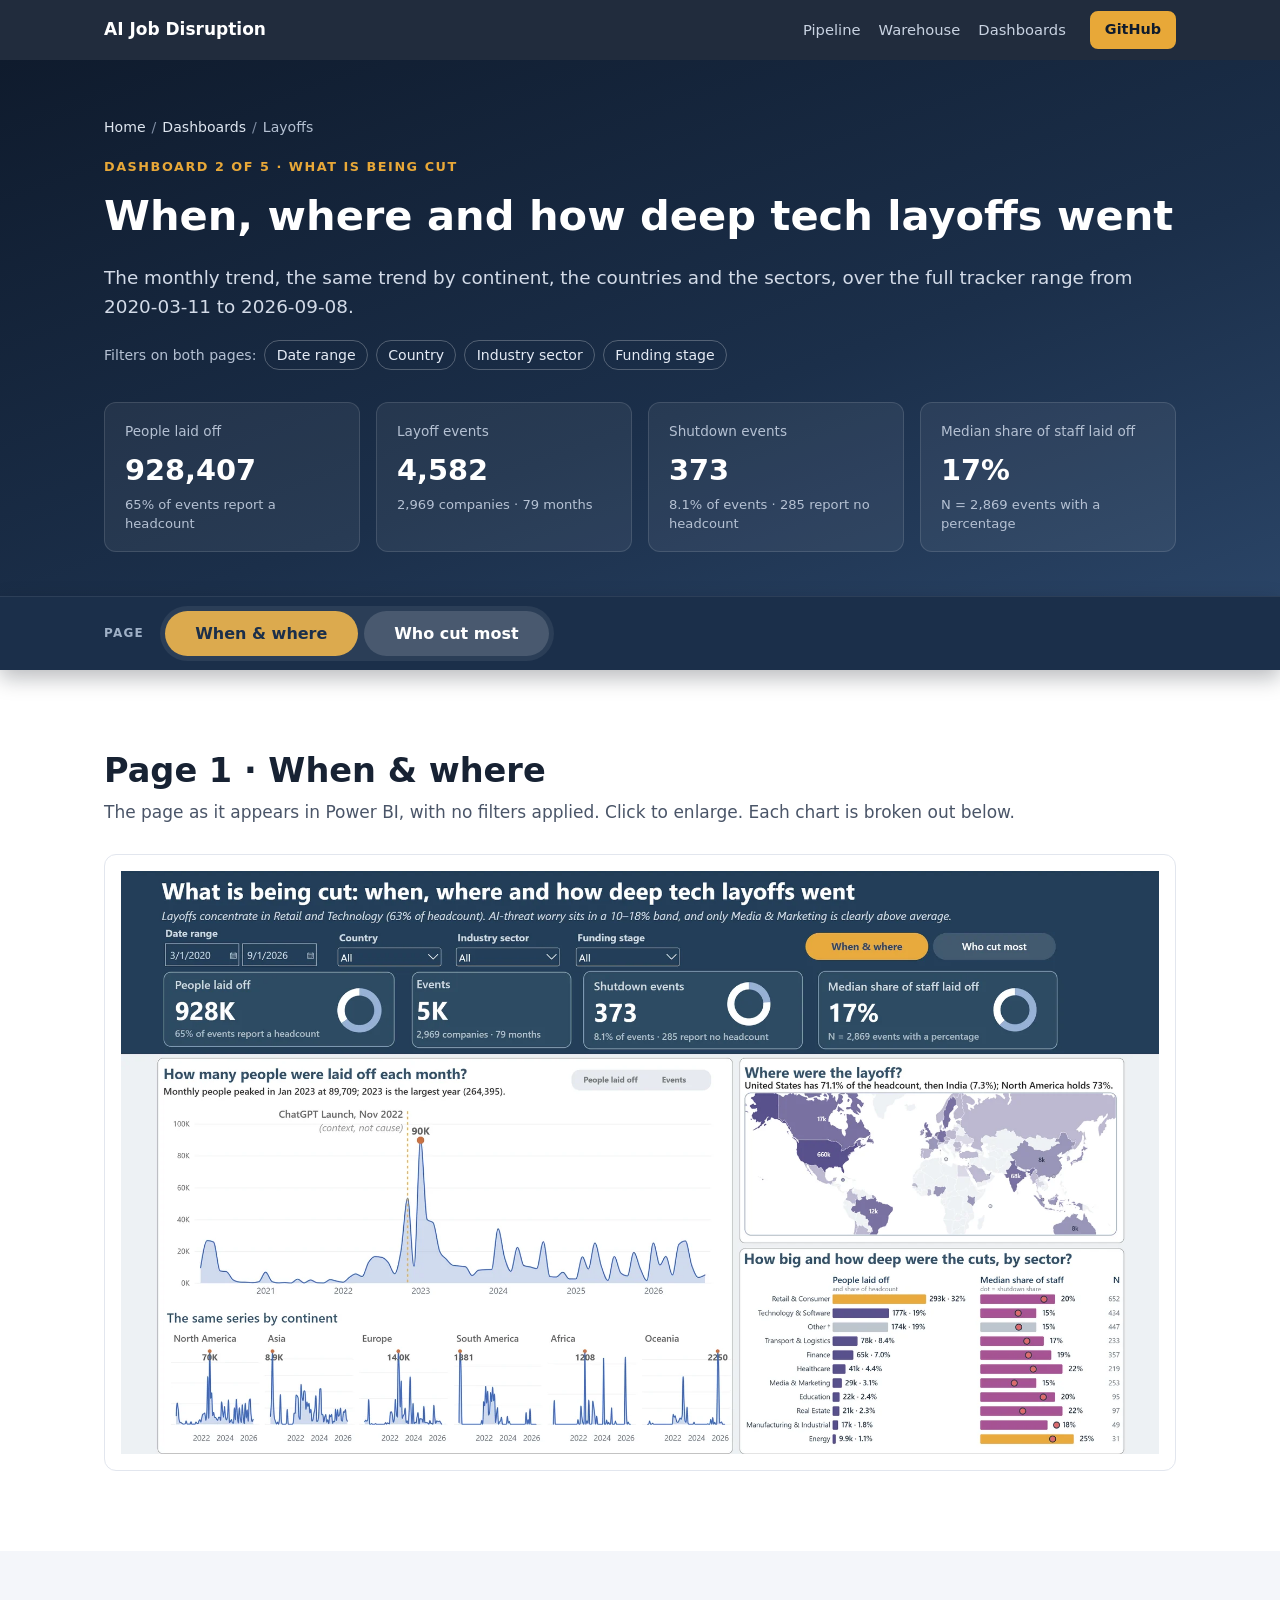
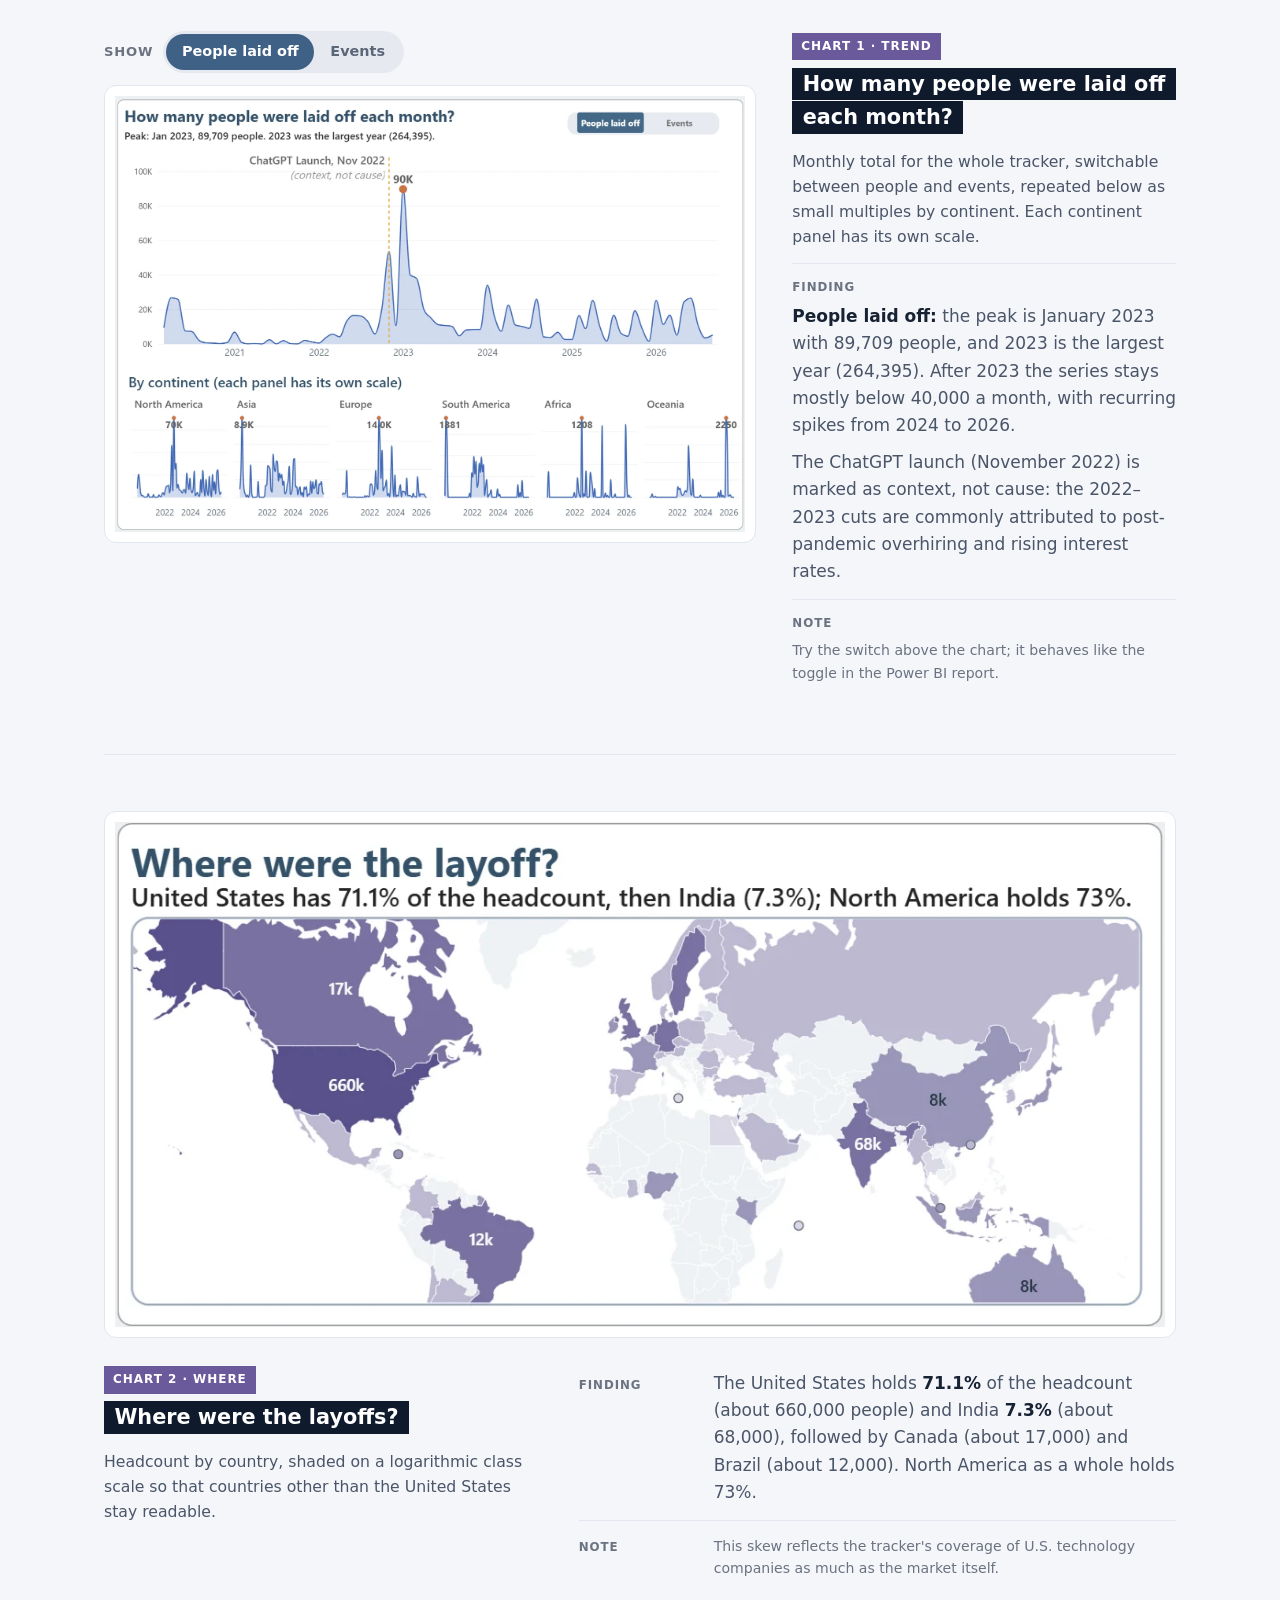
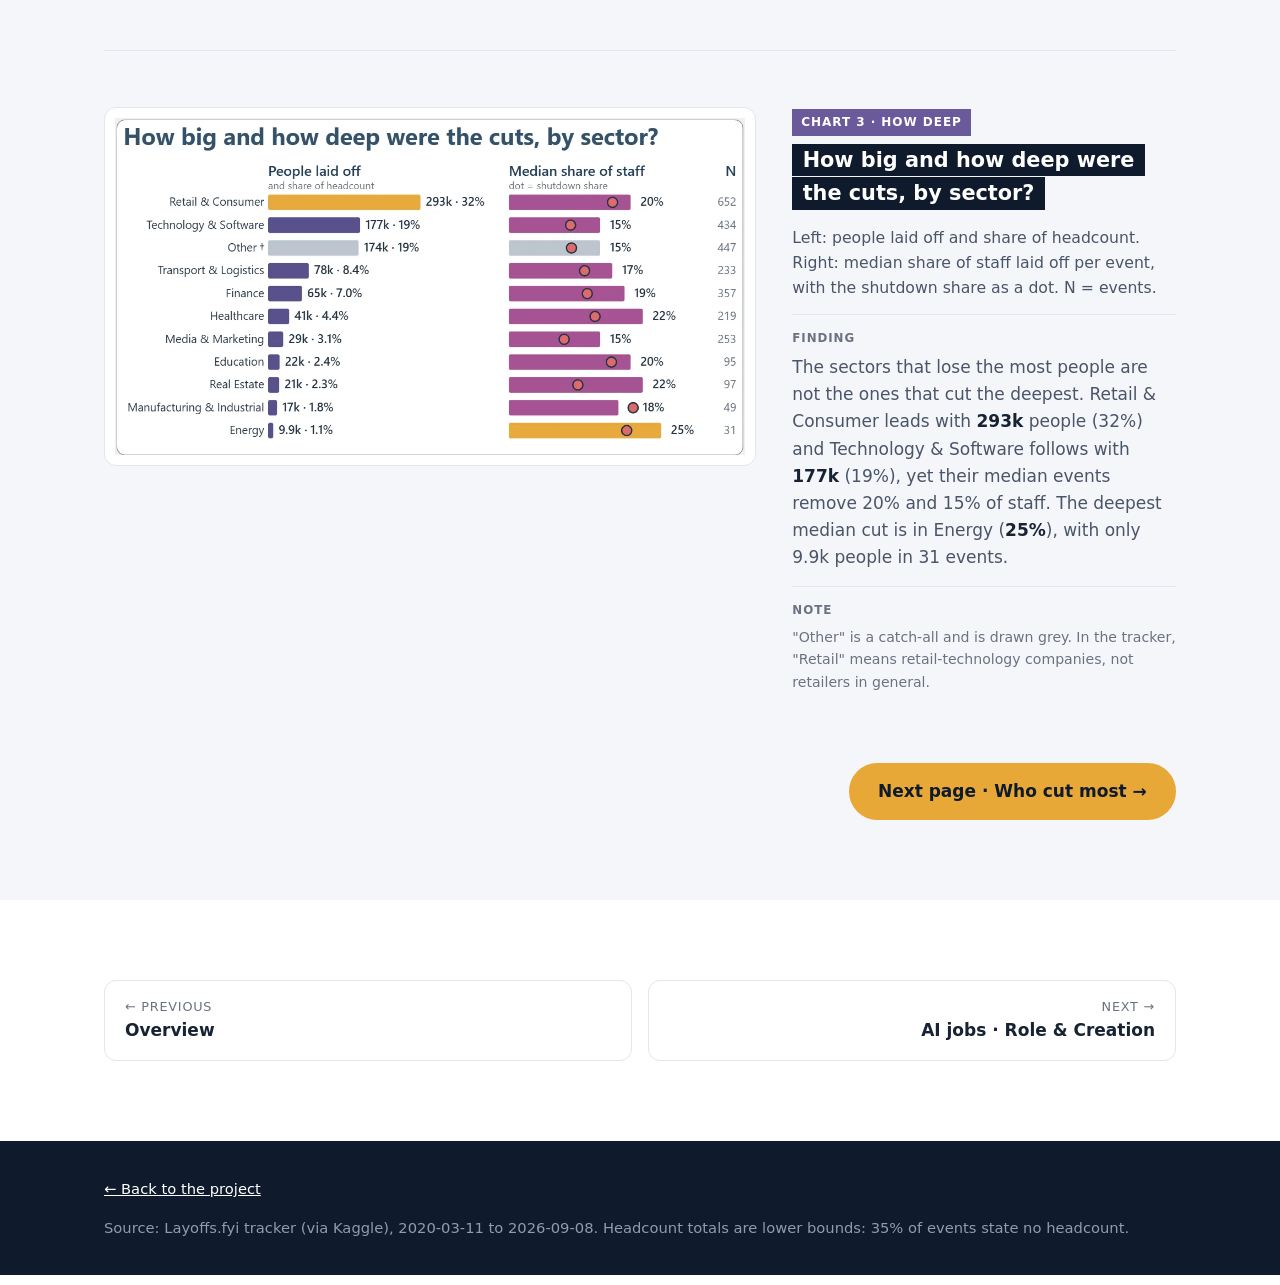
<file: docs/dashboards/layoffs/index.html>
<!DOCTYPE html>
<html lang="en">
<head>
  <meta charset="utf-8">
  <meta name="viewport" content="width=device-width, initial-scale=1">
  <title>Layoffs dashboard · AI Job Market Disruption</title>
  <meta name="description" content="Power BI Layoffs dashboard, two pages: when and where tech layoffs happened (2020–2026), and who cut most, by funding stage, shutdowns, largest events and companies.">
  <meta property="og:title" content="Layoffs dashboard: when, where and how deep tech layoffs went">
  <meta property="og:image" content="https://nguyenvietkhoa1409.github.io/AI-job-disruption/dashboards/layoffs/img/when-where/full.webp">
  <link rel="stylesheet" href="../../assets/css/style.css">
  <link rel="stylesheet" href="../../assets/css/dashboard.css">
</head>
<body>

<header class="topbar">
  <div class="wrap topbar__inner">
    <a class="brand" href="../../">AI Job Disruption</a>
    <nav class="nav" aria-label="Sections">
      <a href="../../#pipeline">Pipeline</a>
      <a href="../../#warehouse">Warehouse</a>
      <a href="../../#dashboards">Dashboards</a>
    </nav>
    <a class="btn btn--small" href="https://github.com/nguyenvietkhoa1409/AI-job-disruption">GitHub</a>
  </div>
</header>

<main class="dash-theme--cut">

<section class="hero dash-hero">
  <div class="wrap">
    <p class="crumbs"><a href="../../">Home</a><span>/</span><a href="../../#dashboards">Dashboards</a><span>/</span>Layoffs</p>
    <p class="eyebrow">Dashboard 2 of 5 · What is being cut</p>
    <h1>When, where and how deep tech layoffs went</h1>
    <p class="lede" data-page-lede>The monthly trend, the same trend by continent, the countries and the sectors, over the full tracker range from <span class="nw">2020-03-11</span> to <span class="nw">2026-09-08</span>.</p>
    <div class="chips"><span>Filters on both pages:</span>
      <span class="chip">Date range</span><span class="chip">Country</span><span class="chip">Industry sector</span><span class="chip">Funding stage</span>
    </div>
    <dl class="kpis kpis--dash">
      <div class="kpi"><dt>People laid off</dt><dd>928,407</dd><span>65% of events report a headcount</span></div>
      <div class="kpi"><dt>Layoff events</dt><dd>4,582</dd><span>2,969 companies · 79 months</span></div>
      <div class="kpi"><dt>Shutdown events</dt><dd>373</dd><span>8.1% of events · 285 report no headcount</span></div>
      <div class="kpi"><dt>Median share of staff laid off</dt><dd>17%</dd><span>N = 2,869 events with a percentage</span></div>
    </dl>
  </div>
</section>

<nav class="page-tabs" aria-label="Pages of this dashboard">
  <div class="wrap page-tabs__inner">
    <span class="page-tabs__label">Page</span>
    <div class="page-seg" role="tablist">
      <button type="button" class="page-tab" role="tab" data-page="when-where" aria-controls="panel-when-where" id="tab-when-where">When &amp; where</button>
      <button type="button" class="page-tab" role="tab" data-page="who-cut-most" aria-controls="panel-who-cut-most" id="tab-who-cut-most">Who cut most</button>
    </div>
  </div>
</nav>

<!-- ===================== PAGE 1: WHEN & WHERE ===================== -->
<div class="page-panel" id="panel-when-where" data-page="when-where" role="tabpanel" aria-labelledby="tab-when-where" data-title="When &amp; where"
     data-lede="The monthly trend, the same trend by continent, the countries and the sectors, over the full tracker range from 2020-03-11 to 2026-09-08.">

<section class="section">
  <div class="wrap">
    <div class="panel-head">
      <h2>Page 1 · When &amp; where</h2>
      <p>The page as it appears in Power BI, with no filters applied. Click to enlarge. Each chart is broken out below.</p>
    </div>
    <figure class="figure full-fig zoomable">
      <img src="img/when-where/full.webp" width="1920" height="1078"
           alt="Full Layoffs dashboard page 'When &amp; where' with filters, four KPI tiles, the monthly trend with continent panels, a world map and the sector profile.">
    </figure>
  </div>
</section>

<section class="section section--alt">
  <div class="wrap">

    <article class="chart" id="trend">
      <div class="viewer zoomable" data-viewer>
        <script type="application/json">{
          "base": "img/when-where/",
          "controls": [
            {"type": "switch", "id": "metric", "label": "Show", "default": "people",
             "options": [{"value": "people", "label": "People laid off"}, {"value": "events", "label": "Events"}]}
          ],
          "states": {
            "metric=people": {
              "img": "trend__switch-peoplelaidoff.webp",
              "alt": "Monthly people laid off, 2020 to 2026, peaking at 90K in January 2023, with six continent panels below.",
              "note": "<p><b>People laid off:</b> the peak is January 2023 with 89,709 people, and 2023 is the largest year (264,395). After 2023 the series stays mostly below 40,000 a month, with recurring spikes from 2024 to 2026.</p>"
            },
            "metric=events": {
              "img": "trend__switch-events.webp",
              "alt": "Monthly layoff events, 2020 to 2026, peaking at 276 in January 2023, with six continent panels below.",
              "note": "<p><b>Events:</b> the peak is also January 2023 with 276 events, and 2023 holds 1,385 events. From 2024 the count settles at a much lower level than the people series suggests.</p>"
            }
          }
        }</script>
        <figure class="viewer__frame">
          <img src="img/when-where/trend__switch-peoplelaidoff.webp" width="1600" height="1107"
               alt="Monthly people laid off, 2020 to 2026, peaking at 90K in January 2023, with six continent panels below.">
        </figure>
      </div>
      <div class="chart__text">
        <p class="chart__q">Chart 1 · Trend</p>
        <h2 class="chart__title"><span>How many people were laid off each month?</span></h2>
        <p class="chart__desc">Monthly total for the whole tracker, switchable between people and events, repeated below as small multiples by continent. Each continent panel has its own scale.</p>
        <dl class="chart__rows">
          <div><dt>Finding</dt><dd><div class="insight viewer__note-target"></div>
<p>The ChatGPT launch (November 2022) is marked as context, not cause: the 2022–2023 cuts are commonly attributed to post-pandemic overhiring and rising interest rates.</p></dd></div>
          <div><dt>Note</dt><dd class="chart__note">Try the switch above the chart; it behaves like the toggle in the Power BI report.</dd></div>
        </dl>
      </div>
    </article>

    <article class="chart chart--wide" id="map">
      <figure class="static-fig zoomable">
        <img src="img/when-where/map.webp" width="1144" height="550" loading="lazy"
             alt="World map of layoff headcount on a logarithmic scale: United States 660k, India 68k, Canada 17k, Brazil 12k.">
      </figure>
      <div class="chart__text">
        <p class="chart__q">Chart 2 · Where</p>
        <h2 class="chart__title"><span>Where were the layoffs?</span></h2>
        <p class="chart__desc">Headcount by country, shaded on a logarithmic class scale so that countries other than the United States stay readable.</p>
        <dl class="chart__rows">
          <div><dt>Finding</dt><dd><div class="insight">
<p>The United States holds <b>71.1%</b> of the headcount (about 660,000 people) and India <b>7.3%</b> (about 68,000), followed by Canada (about 17,000) and Brazil (about 12,000). North America as a whole holds 73%.</p>
</div></dd></div>
          <div><dt>Note</dt><dd class="chart__note">This skew reflects the tracker's coverage of U.S. technology companies as much as the market itself.</dd></div>
        </dl>
      </div>
    </article>

    <article class="chart" id="sector">
      <figure class="static-fig zoomable">
        <img src="img/when-where/sector-profile.webp" width="1144" height="611" loading="lazy"
             alt="Sector profile: people laid off and share of headcount next to the median share of staff laid off, with the shutdown share as a dot.">
      </figure>
      <div class="chart__text">
        <p class="chart__q">Chart 3 · How deep</p>
        <h2 class="chart__title"><span>How big and how deep were the cuts, by sector?</span></h2>
        <p class="chart__desc">Left: people laid off and share of headcount. Right: median share of staff laid off per event, with the shutdown share as a dot. N = events.</p>
        <dl class="chart__rows">
          <div><dt>Finding</dt><dd><div class="insight">
<p>The sectors that lose the most people are not the ones that cut the deepest. Retail &amp; Consumer leads with <b>293k</b> people (32%) and Technology &amp; Software follows with <b>177k</b> (19%), yet their median events remove 20% and 15% of staff. The deepest median cut is in Energy (<b>25%</b>), with only 9.9k people in 31 events.</p>
</div></dd></div>
          <div><dt>Note</dt><dd class="chart__note">"Other" is a catch-all and is drawn grey. In the tracker, "Retail" means retail-technology companies, not retailers in general.</dd></div>
        </dl>
      </div>
    </article>

    <div class="page-next page-next--fwd">
      <button type="button" data-goto="who-cut-most">Next page · Who cut most →</button>
    </div>

  </div>
</section>
</div>

<!-- ===================== PAGE 2: WHO CUT MOST ===================== -->
<div class="page-panel" id="panel-who-cut-most" data-page="who-cut-most" role="tabpanel" aria-labelledby="tab-who-cut-most" data-title="Who cut most"
     data-lede="Who cut deepest and who cut most: depth by funding stage, the rise of full shutdowns, every event against the largest ones, and the companies that return most often.">

<section class="section">
  <div class="wrap">
    <div class="panel-head">
      <h2>Page 2 · Who cut most</h2>
      <p>The page as it appears in Power BI, with no filters applied. Click to enlarge. Each chart is broken out below.</p>
    </div>
    <figure class="figure full-fig zoomable">
      <img src="img/who-cut-most/full.webp" width="1920" height="1081" loading="lazy"
           alt="Full Layoffs dashboard page 'Who cut most' with the median share laid off by funding stage, the share of shutdowns by year, an event scatter and the top companies table.">
    </figure>
  </div>
</section>

<section class="section section--alt">
  <div class="wrap">

    <article class="chart" id="funding-stage">
      <figure class="static-fig zoomable">
        <img src="img/who-cut-most/funding-stage.webp" width="1181" height="630" loading="lazy"
             alt="Median share of staff laid off by funding stage: Seed 100%, Series A 33%, B 25%, C 18%, D 15%, E 13%, F 12%, Post-IPO 10%, Other 20%, with the shutdown share as dots.">
      </figure>
      <div class="chart__text">
        <p class="chart__q">Chart 1 · Funding stage</p>
        <h2 class="chart__title"><span>Do younger companies cut a bigger share of their staff?</span></h2>
        <p class="chart__desc">Median share of staff laid off per event, by funding stage, with the share of events that were full shutdowns as a dot.</p>
        <dl class="chart__rows">
          <div><dt>Finding</dt><dd><div class="insight">
<p>Yes, by a wide margin. The median Seed-stage event removes <b>100%</b> of the staff (N = 128): the typical Seed-stage layoff is a shutdown. The median then falls with every funding round, from 33% at Series A to <b>10%</b> for Post-IPO companies (N = 689).</p>
</div></dd></div>
          <div><dt>Note</dt><dd class="chart__note">Series G to J are left out (N &lt; 30). Acquired, private-equity, subsidiary and unknown statuses are pooled into "Other".</dd></div>
        </dl>
      </div>
    </article>

    <article class="chart chart--wide" id="shutdowns">
      <figure class="static-fig zoomable">
        <img src="img/who-cut-most/shutdowns.webp" width="1181" height="509" loading="lazy"
             alt="Share of layoff events that were full shutdowns by year: 8.59% in 2020, 7.46% in 2022, 12.46% in 2023, 21.74% in 2024, 24.02% in 2025 and 18.09% in 2026.">
      </figure>
      <div class="chart__text">
        <p class="chart__q">Chart 2 · Shutdowns</p>
        <h2 class="chart__title"><span>Are more companies shutting down outright?</span></h2>
        <p class="chart__desc">Share of events that removed 100% of the staff, per year. The dashed line is the share over all years (13%).</p>
        <dl class="chart__rows">
          <div><dt>Finding</dt><dd><div class="insight">
<p>The share of full shutdowns rose from 8.6% in 2020 to <b>24.0%</b> in 2025 (N = 179). As the number of events fell, a growing share of them were closures. Because most shutdowns state no headcount, this shift does not show in headcount totals.</p>
</div></dd></div>
          <div><dt>Note</dt><dd class="chart__note">2021 is not drawn (N = 18). 2026 is a partial year.</dd></div>
        </dl>
      </div>
    </article>

    <article class="chart chart--wide" id="event-scatter">
      <figure class="static-fig zoomable">
        <img src="img/who-cut-most/event-scatter.webp" width="1600" height="627" loading="lazy"
             alt="Every layoff event by date on a logarithmic headcount scale, with the median of 90 people marked and the ten largest events labelled: Intel 22k, Oracle 21k, Amazon 16k, Intel 15k.">
      </figure>
      <div class="chart__text">
        <p class="chart__q">Chart 3 · Typical against largest</p>
        <h2 class="chart__title"><span>How does a typical layoff compare with the biggest ones?</span></h2>
        <p class="chart__desc">Every event on a logarithmic headcount scale. Dark dots are the ten largest events; rings are shutdowns; grey ticks at the bottom are events with no headcount.</p>
        <dl class="chart__rows">
          <div><dt>Finding</dt><dd><div class="insight">
<p>The median event affects <b>90 people</b>, and most fall between 10 and 1,000. The ten largest are far above that range and mostly recent: Intel with 22,000 (April 2025), Oracle with 21,000, Amazon with 16,000 (January 2026). Over the full range the ten largest events hold 15.7% of all people laid off; within the 2025-01 to 2026-03 comparison window the ten largest hold <b>54.1%</b>.</p>
</div></dd></div>
          <div><dt>Note</dt><dd class="chart__note">Recent layoff totals therefore rest on a handful of decisions.</dd></div>
        </dl>
      </div>
    </article>

    <article class="chart chart--wide" id="top-companies">
      <figure class="static-fig zoomable">
        <img src="img/who-cut-most/top-companies.webp" width="1600" height="470" loading="lazy"
             alt="Companies with the most people laid off: Amazon 59,560 in 24 events, Intel 43,115 in 12, Meta 35,700 in 12, Microsoft 34,855 in 17, Dell 23,650 in 5.">
      </figure>
      <div class="chart__text">
        <p class="chart__q">Chart 4 · Companies</p>
        <h2 class="chart__title"><span>Which companies cut most, and most often?</span></h2>
        <p class="chart__desc">Companies ranked by people laid off, with the number of events, their share of all people laid off and their largest single event.</p>
        <dl class="chart__rows">
          <div><dt>Finding</dt><dd><div class="insight">
<p>The same firms return. Amazon leads with <b>59,560</b> people in 24 events, followed by Intel (43,115 in 12), Meta (35,700 in 12), Microsoft (34,855 in 17) and Dell (23,650 in 5).</p>
</div></dd></div>
          <div><dt>Note</dt><dd class="chart__note">An event is identified by company, date and location, so repeated companies are separate events, not duplicates.</dd></div>
        </dl>
      </div>
    </article>

    <div class="page-next page-next--back">
      <button type="button" data-goto="when-where">← Previous page · When &amp; where</button>
    </div>

  </div>
</section>
</div>

<section class="section">
  <div class="wrap">
    <nav class="pager" aria-label="Other dashboards">
      <a href="../overview/"><small>← Previous</small><b>Overview</b></a>
      <a class="pager__next" href="../ai-jobs/"><small>Next →</small><b>AI jobs · Role &amp; Creation</b></a>
    </nav>
  </div>
</section>

</main>

<footer class="footer">
  <div class="wrap footer__inner">
    <p><a href="../../">← Back to the project</a></p>
    <p class="muted">Source: Layoffs.fyi tracker (via Kaggle), 2020-03-11 to 2026-09-08. Headcount totals are lower bounds: 35% of events state no headcount.</p>
  </div>
</footer>

<div class="lightbox" id="lightbox" hidden>
  <button class="lightbox__close" aria-label="Close">×</button>
  <img alt="">
</div>

<script src="../../assets/js/dashboard.js"></script>
<script src="../../assets/js/reveal.js"></script>
<script src="../../assets/js/main.js"></script>
</body>
</html>
</file>
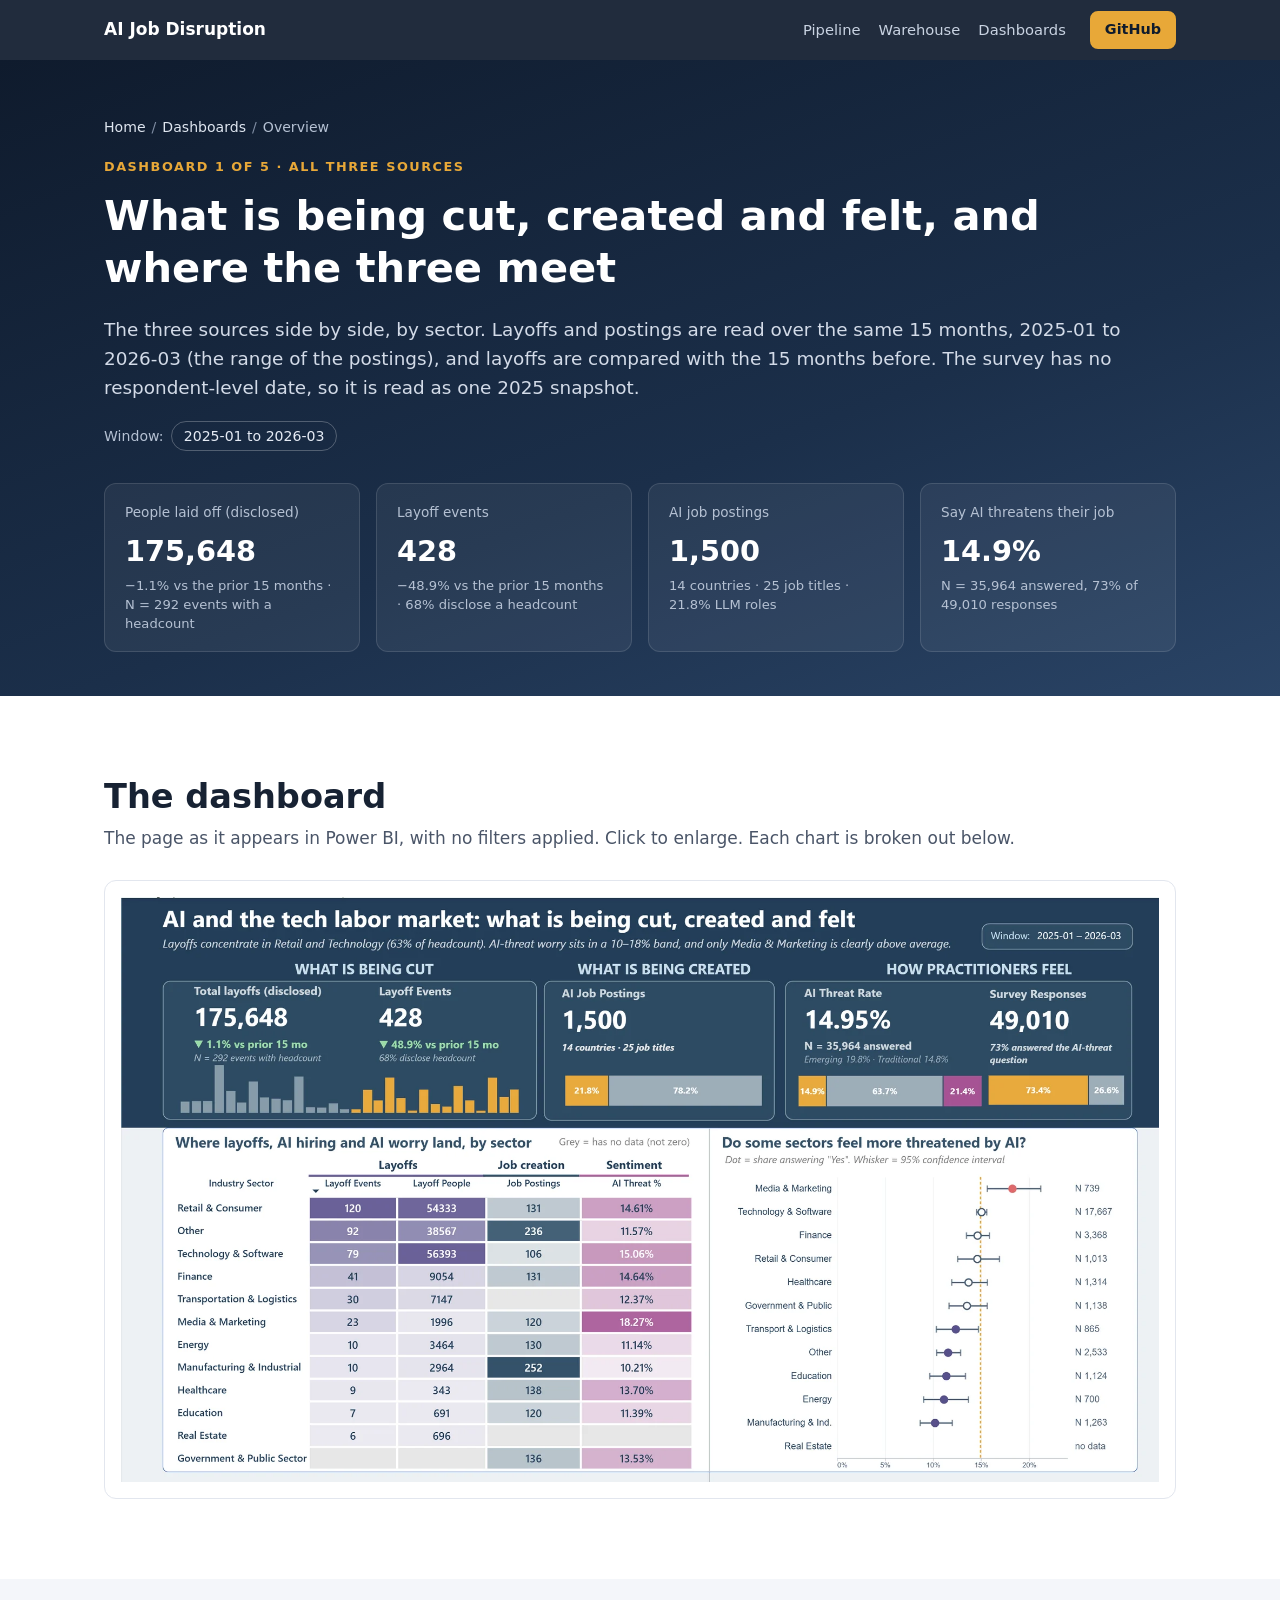
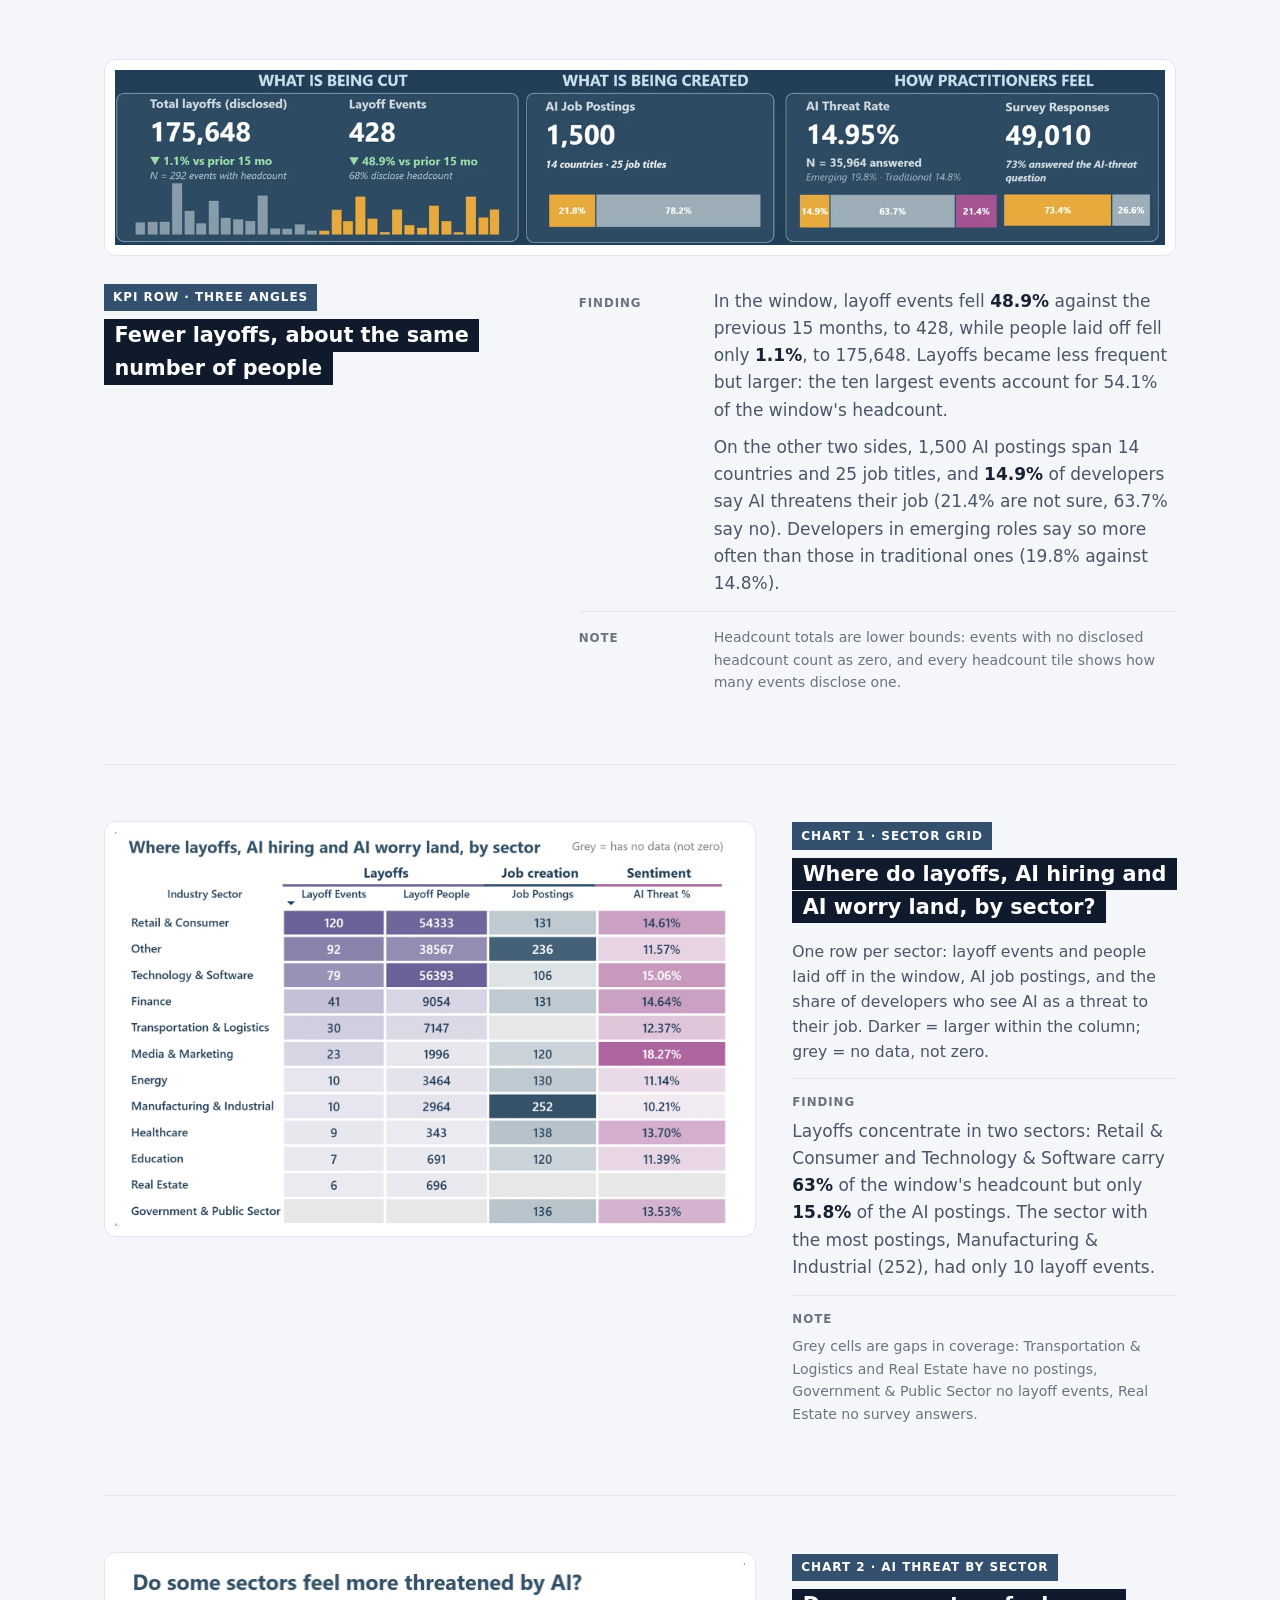
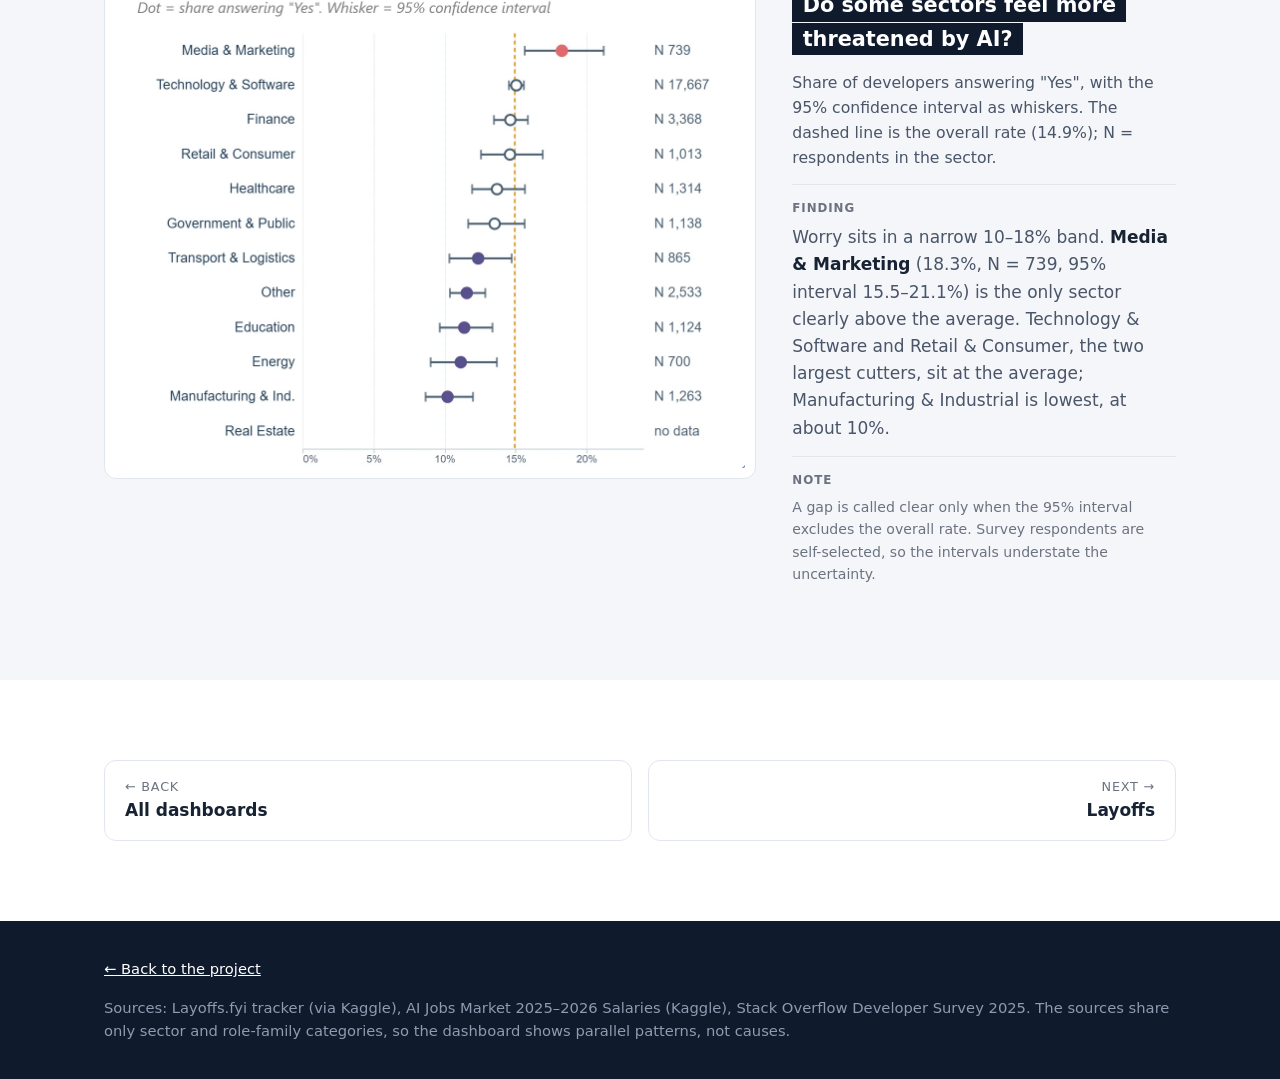
<file: docs/dashboards/overview/index.html>
<!DOCTYPE html>
<html lang="en">
<head>
  <meta charset="utf-8">
  <meta name="viewport" content="width=device-width, initial-scale=1">
  <title>Overview dashboard · AI Job Market Disruption</title>
  <meta name="description" content="Power BI Overview dashboard: what is being cut, created and felt in the tech labor market, by sector, over the 2025-01 to 2026-03 window.">
  <meta property="og:title" content="Overview dashboard: what is being cut, created and felt">
  <meta property="og:image" content="https://nguyenvietkhoa1409.github.io/AI-job-disruption/dashboards/overview/img/full.webp">
  <link rel="stylesheet" href="../../assets/css/style.css">
  <link rel="stylesheet" href="../../assets/css/dashboard.css">
</head>
<body>

<header class="topbar">
  <div class="wrap topbar__inner">
    <a class="brand" href="../../">AI Job Disruption</a>
    <nav class="nav" aria-label="Sections">
      <a href="../../#pipeline">Pipeline</a>
      <a href="../../#warehouse">Warehouse</a>
      <a href="../../#dashboards">Dashboards</a>
    </nav>
    <a class="btn btn--small" href="https://github.com/nguyenvietkhoa1409/AI-job-disruption">GitHub</a>
  </div>
</header>

<main class="dash-theme--all">

<section class="hero dash-hero">
  <div class="wrap">
    <p class="crumbs"><a href="../../">Home</a><span>/</span><a href="../../#dashboards">Dashboards</a><span>/</span>Overview</p>
    <p class="eyebrow">Dashboard 1 of 5 · All three sources</p>
    <h1>What is being cut, created and felt, and where the three meet</h1>
    <p class="lede">The three sources side by side, by sector. Layoffs and postings are read over the same 15 months, <span class="nw">2025-01</span> to <span class="nw">2026-03</span> (the range of the postings), and layoffs are compared with the 15 months before. The survey has no respondent-level date, so it is read as one 2025 snapshot.</p>
    <div class="chips"><span>Window:</span>
      <span class="chip">2025-01 to 2026-03</span>
    </div>
    <dl class="kpis kpis--dash">
      <div class="kpi"><dt>People laid off (disclosed)</dt><dd>175,648</dd><span>−1.1% vs the prior 15 months · N = 292 events with a headcount</span></div>
      <div class="kpi"><dt>Layoff events</dt><dd>428</dd><span>−48.9% vs the prior 15 months · 68% disclose a headcount</span></div>
      <div class="kpi"><dt>AI job postings</dt><dd>1,500</dd><span>14 countries · 25 job titles · 21.8% LLM roles</span></div>
      <div class="kpi"><dt>Say AI threatens their job</dt><dd>14.9%</dd><span>N = 35,964 answered, 73% of 49,010 responses</span></div>
    </dl>
  </div>
</section>

<section class="section">
  <div class="wrap">
    <div class="panel-head">
      <h2>The dashboard</h2>
      <p>The page as it appears in Power BI, with no filters applied. Click to enlarge. Each chart is broken out below.</p>
    </div>
    <figure class="figure full-fig zoomable">
      <img src="img/full.webp" width="1920" height="1081"
           alt="Full Overview dashboard with three KPI groups (what is being cut, created and felt), a sector grid of layoffs, postings and AI-threat rate, and a dot plot of the AI-threat rate by sector.">
    </figure>
  </div>
</section>

<section class="section section--alt">
  <div class="wrap">

    <article class="chart chart--wide" id="kpis">
      <figure class="static-fig zoomable">
        <img src="img/kpis.webp" width="1600" height="267"
             alt="KPI row: 175,648 people laid off (−1.1% vs prior 15 months) in 428 events (−48.9%), with monthly bars for the prior 15 months in grey and the window in amber; 1,500 AI job postings, 21.8% LLM roles; AI-threat rate 14.95% of 35,964 answers, Emerging roles 19.8% against Traditional 14.8%; 49,010 survey responses, 73.4% of them answered the AI-threat question.">
      </figure>
      <div class="chart__text">
        <p class="chart__q">KPI row · Three angles</p>
        <h2 class="chart__title"><span>Fewer layoffs, about the same number of people</span></h2>
        <dl class="chart__rows">
          <div><dt>Finding</dt><dd><div class="insight">
<p>In the window, layoff events fell <b>48.9%</b> against the previous 15 months, to 428, while people laid off fell only <b>1.1%</b>, to 175,648. Layoffs became less frequent but larger: the ten largest events account for 54.1% of the window's headcount.</p>
          <p>On the other two sides, 1,500 AI postings span 14 countries and 25 job titles, and <b>14.9%</b> of developers say AI threatens their job (21.4% are not sure, 63.7% say no). Developers in emerging roles say so more often than those in traditional ones (19.8% against 14.8%).</p>
</div></dd></div>
          <div><dt>Note</dt><dd class="chart__note">Headcount totals are lower bounds: events with no disclosed headcount count as zero, and every headcount tile shows how many events disclose one.</dd></div>
        </dl>
      </div>
    </article>

    <article class="chart" id="sector-grid">
      <figure class="static-fig zoomable">
        <img src="img/sector-grid.webp" width="1600" height="1002" loading="lazy"
             alt="Sector grid for the window: layoff events, people laid off, AI job postings and AI-threat rate per sector. Retail &amp; Consumer 120 events and 54,333 people, Technology &amp; Software 79 events and 56,393 people, Manufacturing &amp; Industrial 252 postings, Media &amp; Marketing 18.27% AI threat.">
      </figure>
      <div class="chart__text">
        <p class="chart__q">Chart 1 · Sector grid</p>
        <h2 class="chart__title"><span>Where do layoffs, AI hiring and AI worry land, by sector?</span></h2>
        <p class="chart__desc">One row per sector: layoff events and people laid off in the window, AI job postings, and the share of developers who see AI as a threat to their job. Darker = larger within the column; grey = no data, not zero.</p>
        <dl class="chart__rows">
          <div><dt>Finding</dt><dd><div class="insight">
<p>Layoffs concentrate in two sectors: Retail &amp; Consumer and Technology &amp; Software carry <b>63%</b> of the window's headcount but only <b>15.8%</b> of the AI postings. The sector with the most postings, Manufacturing &amp; Industrial (252), had only 10 layoff events.</p>
</div></dd></div>
          <div><dt>Note</dt><dd class="chart__note">Grey cells are gaps in coverage: Transportation &amp; Logistics and Real Estate have no postings, Government &amp; Public Sector no layoff events, Real Estate no survey answers.</dd></div>
        </dl>
      </div>
    </article>

    <article class="chart" id="sector-threat">
      <figure class="static-fig zoomable">
        <img src="img/sector-threat.webp" width="1264" height="1012" loading="lazy"
             alt="Share of developers answering that AI is a threat to their job, by sector, with 95% confidence intervals: Media &amp; Marketing about 18% (N 739) is the only sector clearly above the 14.9% overall line; Manufacturing &amp; Industrial is lowest at about 10%.">
      </figure>
      <div class="chart__text">
        <p class="chart__q">Chart 2 · AI threat by sector</p>
        <h2 class="chart__title"><span>Do some sectors feel more threatened by AI?</span></h2>
        <p class="chart__desc">Share of developers answering "Yes", with the 95% confidence interval as whiskers. The dashed line is the overall rate (14.9%); N = respondents in the sector.</p>
        <dl class="chart__rows">
          <div><dt>Finding</dt><dd><div class="insight">
<p>Worry sits in a narrow 10–18% band. <b>Media &amp; Marketing</b> (18.3%, N = 739, 95% interval 15.5–21.1%) is the only sector clearly above the average. Technology &amp; Software and Retail &amp; Consumer, the two largest cutters, sit at the average; Manufacturing &amp; Industrial is lowest, at about 10%.</p>
</div></dd></div>
          <div><dt>Note</dt><dd class="chart__note">A gap is called clear only when the 95% interval excludes the overall rate. Survey respondents are self-selected, so the intervals understate the uncertainty.</dd></div>
        </dl>
      </div>
    </article>

  </div>
</section>

<section class="section">
  <div class="wrap">
    <nav class="pager" aria-label="Other dashboards">
      <a href="../../#dashboards"><small>← Back</small><b>All dashboards</b></a>
      <a class="pager__next" href="../layoffs/"><small>Next →</small><b>Layoffs</b></a>
    </nav>
  </div>
</section>

</main>

<footer class="footer">
  <div class="wrap footer__inner">
    <p><a href="../../">← Back to the project</a></p>
    <p class="muted">Sources: Layoffs.fyi tracker (via Kaggle), AI Jobs Market 2025–2026 Salaries (Kaggle), Stack Overflow Developer Survey 2025. The sources share only sector and role-family categories, so the dashboard shows parallel patterns, not causes.</p>
  </div>
</footer>

<div class="lightbox" id="lightbox" hidden>
  <button class="lightbox__close" aria-label="Close">×</button>
  <img alt="">
</div>

<script src="../../assets/js/dashboard.js"></script>
<script src="../../assets/js/reveal.js"></script>
<script src="../../assets/js/main.js"></script>
</body>
</html>
</file>
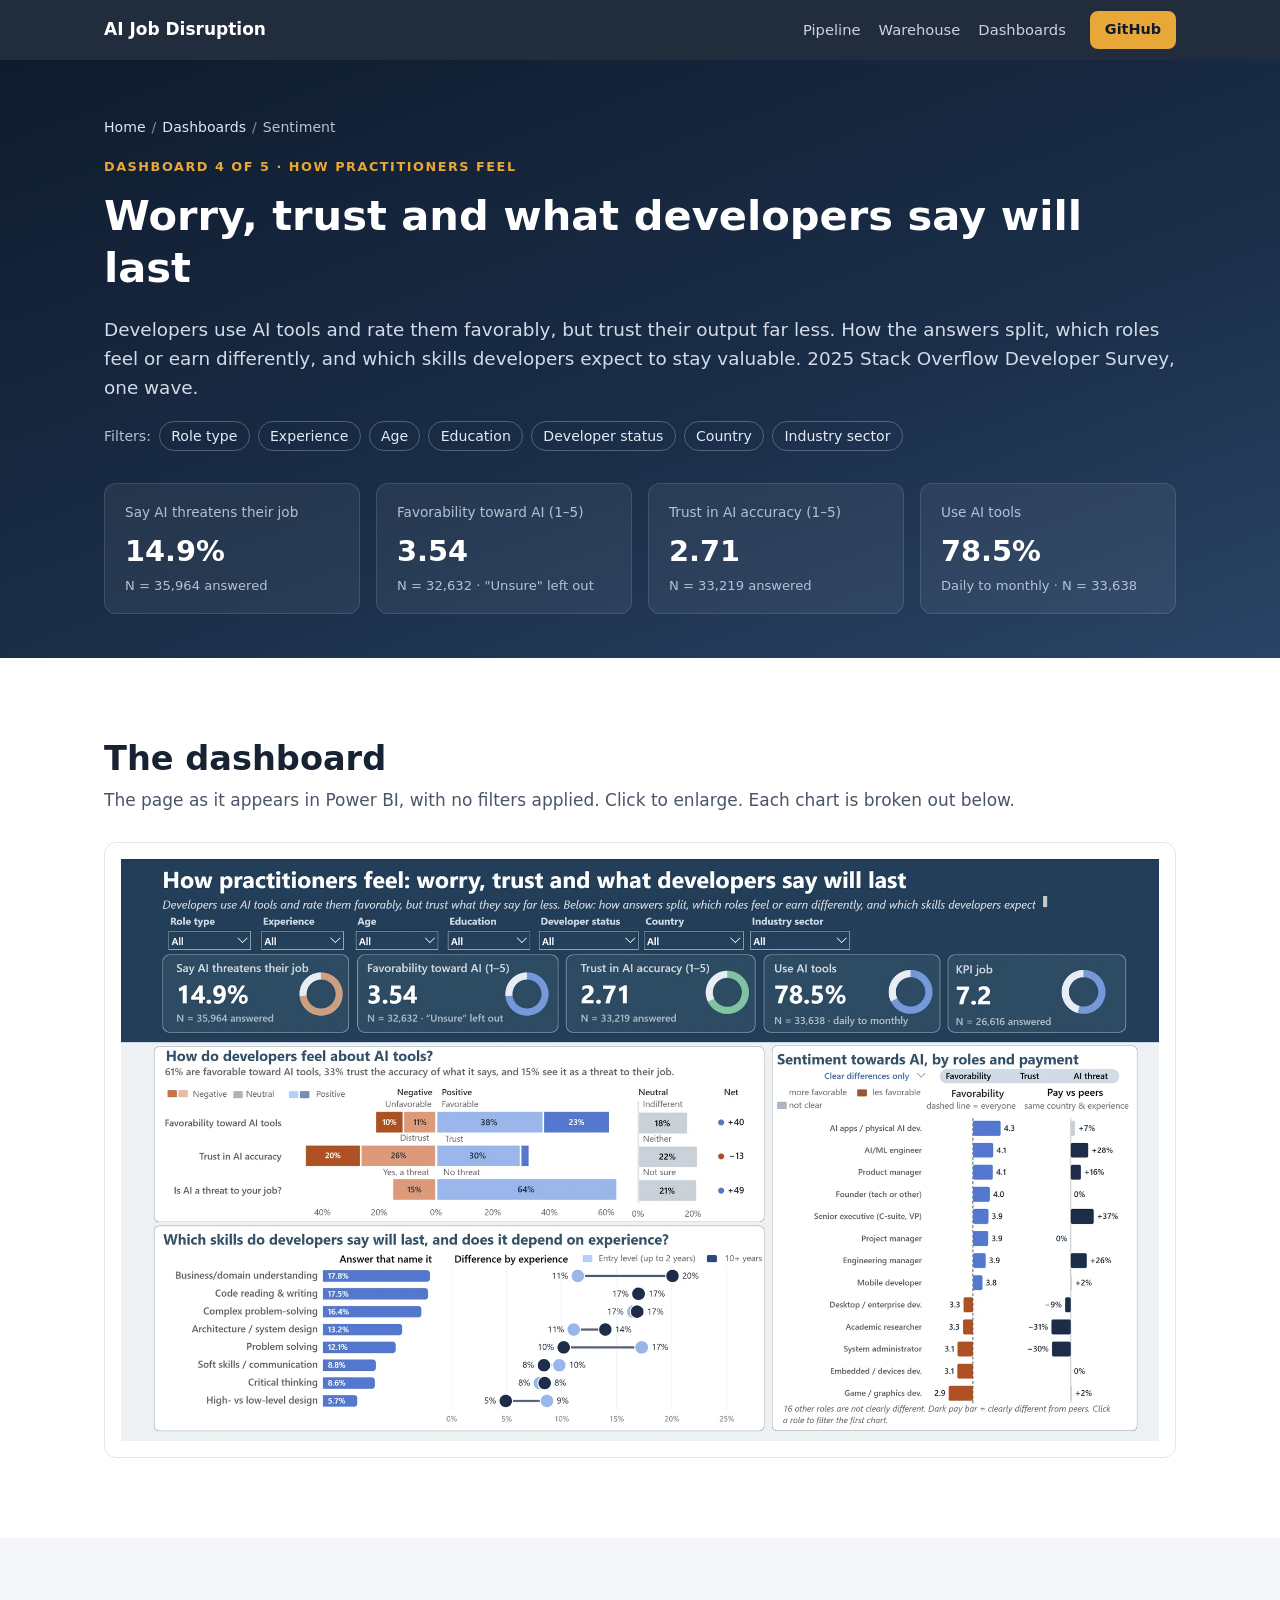
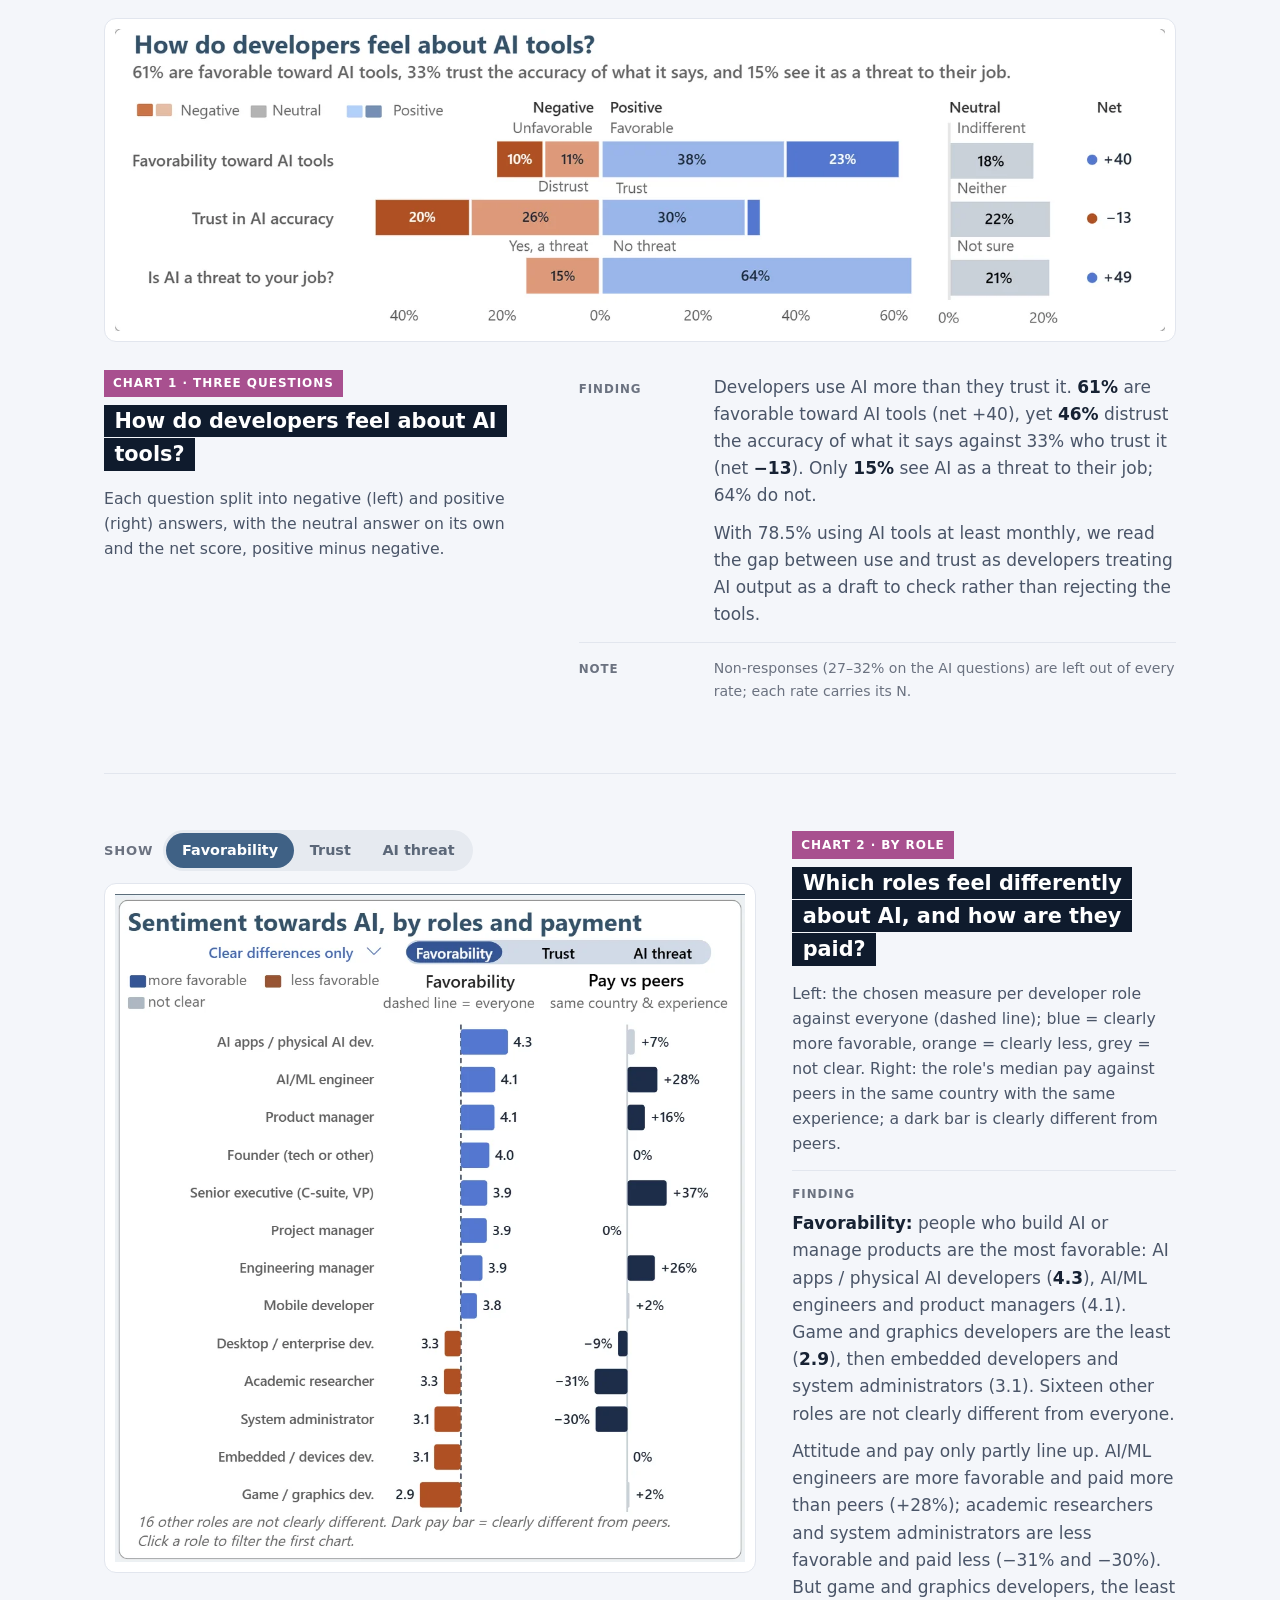
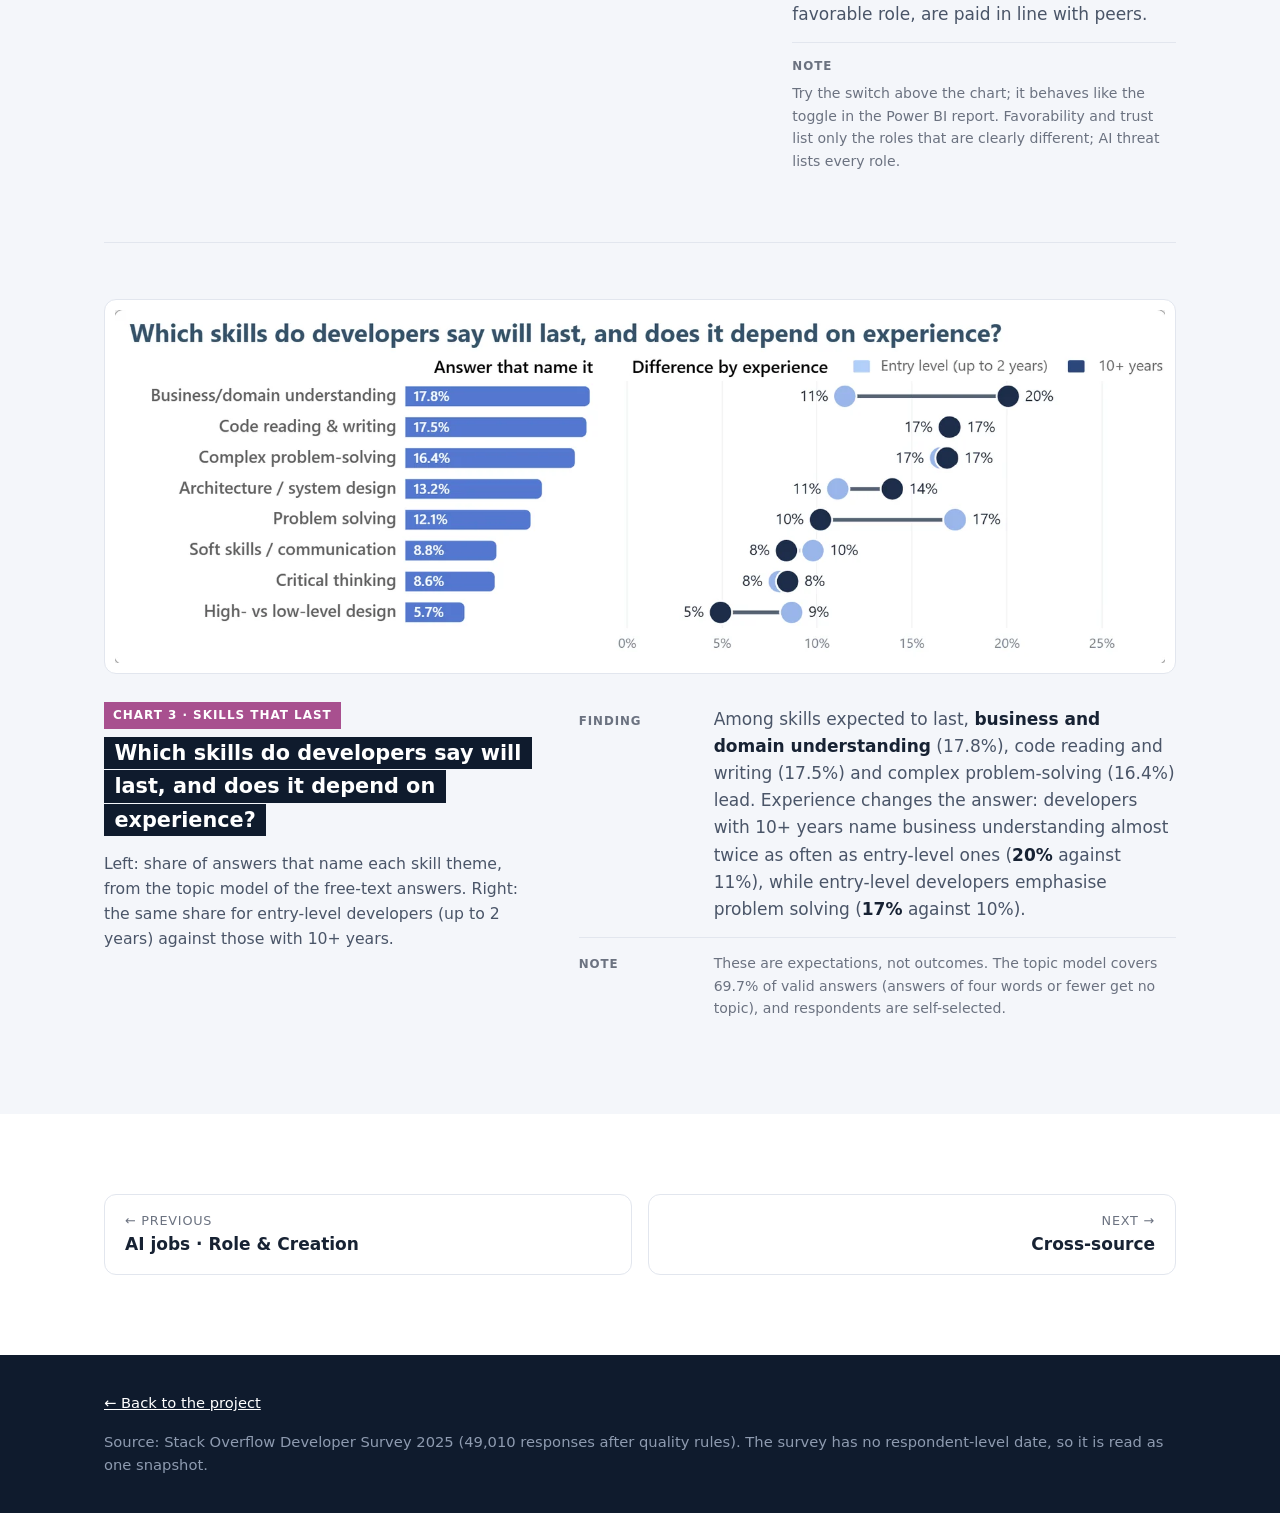
<file: docs/dashboards/sentiment/index.html>
<!DOCTYPE html>
<html lang="en">
<head>
  <meta charset="utf-8">
  <meta name="viewport" content="width=device-width, initial-scale=1">
  <title>Sentiment dashboard · AI Job Market Disruption</title>
  <meta name="description" content="Power BI Sentiment dashboard: how developers feel about AI tools, which roles feel or earn differently, and which skills developers expect to last, from the 2025 Stack Overflow Developer Survey.">
  <meta property="og:title" content="Sentiment dashboard: worry, trust and what developers say will last">
  <meta property="og:image" content="https://nguyenvietkhoa1409.github.io/AI-job-disruption/dashboards/sentiment/img/full.webp">
  <link rel="stylesheet" href="../../assets/css/style.css">
  <link rel="stylesheet" href="../../assets/css/dashboard.css">
</head>
<body>

<header class="topbar">
  <div class="wrap topbar__inner">
    <a class="brand" href="../../">AI Job Disruption</a>
    <nav class="nav" aria-label="Sections">
      <a href="../../#pipeline">Pipeline</a>
      <a href="../../#warehouse">Warehouse</a>
      <a href="../../#dashboards">Dashboards</a>
    </nav>
    <a class="btn btn--small" href="https://github.com/nguyenvietkhoa1409/AI-job-disruption">GitHub</a>
  </div>
</header>

<main class="dash-theme--feel">

<section class="hero dash-hero">
  <div class="wrap">
    <p class="crumbs"><a href="../../">Home</a><span>/</span><a href="../../#dashboards">Dashboards</a><span>/</span>Sentiment</p>
    <p class="eyebrow">Dashboard 4 of 5 · How practitioners feel</p>
    <h1>Worry, trust and what developers say will last</h1>
    <p class="lede">Developers use AI tools and rate them favorably, but trust their output far less. How the answers split, which roles feel or earn differently, and which skills developers expect to stay valuable. 2025 Stack Overflow Developer Survey, one wave.</p>
    <div class="chips"><span>Filters:</span>
      <span class="chip">Role type</span><span class="chip">Experience</span><span class="chip">Age</span><span class="chip">Education</span><span class="chip">Developer status</span><span class="chip">Country</span><span class="chip">Industry sector</span>
    </div>
    <dl class="kpis kpis--dash">
      <div class="kpi"><dt>Say AI threatens their job</dt><dd>14.9%</dd><span>N = 35,964 answered</span></div>
      <div class="kpi"><dt>Favorability toward AI (1–5)</dt><dd>3.54</dd><span>N = 32,632 · "Unsure" left out</span></div>
      <div class="kpi"><dt>Trust in AI accuracy (1–5)</dt><dd>2.71</dd><span>N = 33,219 answered</span></div>
      <div class="kpi"><dt>Use AI tools</dt><dd>78.5%</dd><span>Daily to monthly · N = 33,638</span></div>
    </dl>
  </div>
</section>

<section class="section">
  <div class="wrap">
    <div class="panel-head">
      <h2>The dashboard</h2>
      <p>The page as it appears in Power BI, with no filters applied. Click to enlarge. Each chart is broken out below.</p>
    </div>
    <figure class="figure full-fig zoomable">
      <img src="img/full.webp" width="1920" height="1077"
           alt="Full Sentiment dashboard with filters, five KPI tiles, diverging bars of favorability, trust and threat, the skills developers expect to last by experience, and sentiment and pay by developer role.">
    </figure>
  </div>
</section>

<section class="section section--alt">
  <div class="wrap">

    <article class="chart chart--wide" id="feel-about-ai">
      <figure class="static-fig zoomable">
        <img src="img/feel-about-ai.webp" width="1600" height="459" loading="lazy"
             alt="Diverging bars for three survey questions: favorability 21% negative, 61% positive, 18% indifferent, net +40; trust in accuracy 46% distrust, 33% trust, 22% neither, net −13; AI a threat to your job 15% yes, 64% no, 21% not sure, net +49.">
      </figure>
      <div class="chart__text">
        <p class="chart__q">Chart 1 · Three questions</p>
        <h2 class="chart__title"><span>How do developers feel about AI tools?</span></h2>
        <p class="chart__desc">Each question split into negative (left) and positive (right) answers, with the neutral answer on its own and the net score, positive minus negative.</p>
        <dl class="chart__rows">
          <div><dt>Finding</dt><dd><div class="insight">
<p>Developers use AI more than they trust it. <b>61%</b> are favorable toward AI tools (net +40), yet <b>46%</b> distrust the accuracy of what it says against 33% who trust it (net <b>−13</b>). Only <b>15%</b> see AI as a threat to their job; 64% do not.</p>
          <p>With 78.5% using AI tools at least monthly, we read the gap between use and trust as developers treating AI output as a draft to check rather than rejecting the tools.</p>
</div></dd></div>
          <div><dt>Note</dt><dd class="chart__note">Non-responses (27–32% on the AI questions) are left out of every rate; each rate carries its N.</dd></div>
        </dl>
      </div>
    </article>

    <article class="chart" id="roles">
      <div class="viewer zoomable" data-viewer>
        <script type="application/json">{
          "base": "img/",
          "controls": [
            {"type": "switch", "id": "metric", "label": "Show", "default": "favor",
             "options": [{"value": "favor", "label": "Favorability"}, {"value": "trust", "label": "Trust"}, {"value": "threat", "label": "AI threat"}]}
          ],
          "states": {
            "metric=favor": {
              "img": "sentiment__switch-favor.webp",
              "alt": "Average favorability toward AI by developer role, clear differences only: AI apps / physical AI developers 4.3, AI/ML engineers and product managers 4.1 at the top; game / graphics developers 2.9, embedded developers and system administrators 3.1 at the bottom; with each role's pay against peers.",
              "note": "<p><b>Favorability:</b> people who build AI or manage products are the most favorable: AI apps / physical AI developers (<b>4.3</b>), AI/ML engineers and product managers (4.1). Game and graphics developers are the least (<b>2.9</b>), then embedded developers and system administrators (3.1). Sixteen other roles are not clearly different from everyone.</p>"
            },
            "metric=trust": {
              "img": "sentiment__switch-trust.webp",
              "alt": "Average trust in AI accuracy by developer role, clear differences only: AI apps / physical AI developers 3.3, AI/ML engineers and product managers 3.2 at the top; game / graphics developers 2.2, embedded developers and applied scientists 2.3 at the bottom; with each role's pay against peers.",
              "note": "<p><b>Trust:</b> the same roles trust AI most, but even they sit near the middle of the scale (AI apps / physical AI developers <b>3.3</b>). Trust is lowest among game and graphics developers (<b>2.2</b>), embedded developers and applied scientists (2.3) and academic researchers (2.4). Fifteen other roles are not clearly different.</p>"
            },
            "metric=threat": {
              "img": "sentiment__switch-aithreat.webp",
              "alt": "Share who see AI as a threat to their job, all developer roles: UX / research ops / UI design 29% and data or business analysts 24% clearly above everyone; embedded developers 8% and senior executives 9% lowest; with each role's pay against peers.",
              "note": "<p><b>AI threat:</b> worry is clearly higher in only two roles: UX, research ops and UI designers (<b>29%</b>) and data or business analysts (<b>24%</b>). Analysts are also paid <b>24% less</b> than peers in the same country with the same experience. Senior executives, founders and embedded developers worry least (8–9%).</p>"
            }
          }
        }</script>
        <figure class="viewer__frame">
          <img src="img/sentiment__switch-favor.webp" width="1025" height="1085"
               alt="Average favorability toward AI by developer role, clear differences only: AI apps / physical AI developers 4.3, AI/ML engineers and product managers 4.1 at the top; game / graphics developers 2.9, embedded developers and system administrators 3.1 at the bottom; with each role's pay against peers.">
        </figure>
      </div>
      <div class="chart__text">
        <p class="chart__q">Chart 2 · By role</p>
        <h2 class="chart__title"><span>Which roles feel differently about AI, and how are they paid?</span></h2>
        <p class="chart__desc">Left: the chosen measure per developer role against everyone (dashed line); blue = clearly more favorable, orange = clearly less, grey = not clear. Right: the role's median pay against peers in the same country with the same experience; a dark bar is clearly different from peers.</p>
        <dl class="chart__rows">
          <div><dt>Finding</dt><dd><div class="insight viewer__note-target"></div>
<p>Attitude and pay only partly line up. AI/ML engineers are more favorable and paid more than peers (+28%); academic researchers and system administrators are less favorable and paid less (−31% and −30%). But game and graphics developers, the least favorable role, are paid in line with peers.</p></dd></div>
          <div><dt>Note</dt><dd class="chart__note">Try the switch above the chart; it behaves like the toggle in the Power BI report. Favorability and trust list only the roles that are clearly different; AI threat lists every role.</dd></div>
        </dl>
      </div>
    </article>

    <article class="chart chart--wide" id="skills-last">
      <figure class="static-fig zoomable">
        <img src="img/skills-last.webp" width="1600" height="537" loading="lazy"
             alt="Skills developers say will remain valuable, from the topic model: business / domain understanding 17.8%, code reading and writing 17.5%, complex problem-solving 16.4%; dumbbells by experience show business understanding at 11% for entry level against 20% for 10+ years, and problem solving at 17% against 10%.">
      </figure>
      <div class="chart__text">
        <p class="chart__q">Chart 3 · Skills that last</p>
        <h2 class="chart__title"><span>Which skills do developers say will last, and does it depend on experience?</span></h2>
        <p class="chart__desc">Left: share of answers that name each skill theme, from the topic model of the free-text answers. Right: the same share for entry-level developers (up to 2 years) against those with 10+ years.</p>
        <dl class="chart__rows">
          <div><dt>Finding</dt><dd><div class="insight">
<p>Among skills expected to last, <b>business and domain understanding</b> (17.8%), code reading and writing (17.5%) and complex problem-solving (16.4%) lead. Experience changes the answer: developers with 10+ years name business understanding almost twice as often as entry-level ones (<b>20%</b> against 11%), while entry-level developers emphasise problem solving (<b>17%</b> against 10%).</p>
</div></dd></div>
          <div><dt>Note</dt><dd class="chart__note">These are expectations, not outcomes. The topic model covers 69.7% of valid answers (answers of four words or fewer get no topic), and respondents are self-selected.</dd></div>
        </dl>
      </div>
    </article>

  </div>
</section>

<section class="section">
  <div class="wrap">
    <nav class="pager" aria-label="Other dashboards">
      <a href="../ai-jobs/"><small>← Previous</small><b>AI jobs · Role &amp; Creation</b></a>
      <a class="pager__next" href="../cross-source/"><small>Next →</small><b>Cross-source</b></a>
    </nav>
  </div>
</section>

</main>

<footer class="footer">
  <div class="wrap footer__inner">
    <p><a href="../../">← Back to the project</a></p>
    <p class="muted">Source: Stack Overflow Developer Survey 2025 (49,010 responses after quality rules). The survey has no respondent-level date, so it is read as one snapshot.</p>
  </div>
</footer>

<div class="lightbox" id="lightbox" hidden>
  <button class="lightbox__close" aria-label="Close">×</button>
  <img alt="">
</div>

<script src="../../assets/js/dashboard.js"></script>
<script src="../../assets/js/reveal.js"></script>
<script src="../../assets/js/main.js"></script>
</body>
</html>
</file>
<file: docs/assets/css/style.css>
/* Palette follows the Power BI report: navy = AI jobs, purple = layoffs, magenta = survey, amber = highlight */
:root {
  --navy-900: #0f1b2d;
  --navy-800: #1b2f4a;
  --navy-700: #2a4466;
  --navy: #34506f;
  --purple: #6a5a9c;
  --magenta: #a8508f;
  --amber: #e8a838;
  --coral: #e06c5c;

  --bg: #ffffff;
  --bg-alt: #f4f6fa;
  --ink: #172233;
  --ink-2: #4a5568;
  --ink-3: #6b7280;
  --line: #e2e6ee;
  --radius: 12px;
  --wrap: 1120px;
  --font: system-ui, -apple-system, "Segoe UI", Roboto, "Helvetica Neue", Arial, sans-serif;
  --mono: ui-monospace, SFMono-Regular, Consolas, "Liberation Mono", monospace;
}

* { box-sizing: border-box; }
html { scroll-behavior: smooth; scroll-padding-top: 72px; }
body { margin: 0; font-family: var(--font); color: var(--ink); background: var(--bg); line-height: 1.6; font-size: 17px; }
img { max-width: 100%; height: auto; display: block; }
a { color: var(--navy-700); }
code { font-family: var(--mono); font-size: .88em; background: var(--bg-alt); padding: .1em .35em; border-radius: 4px; }
h1, h2, h3 { line-height: 1.25; margin: 0 0 .5em; }
h2 { font-size: clamp(1.6rem, 3vw, 2.1rem); }
h3 { font-size: 1.1rem; }
p { margin: 0 0 1em; }
.wrap { max-width: var(--wrap); margin: 0 auto; padding: 0 24px; }
.muted { color: var(--ink-3); }
.note { color: var(--ink-3); font-size: .88rem; margin-top: .75em; }

/* Top bar */
.topbar { position: sticky; top: 0; z-index: 50; background: rgba(15, 27, 45, .92); backdrop-filter: blur(8px); }
.topbar__inner { display: flex; align-items: center; gap: 24px; height: 60px; }
.brand { color: #fff; font-weight: 700; text-decoration: none; white-space: nowrap; }
.nav { display: flex; gap: 18px; margin-left: auto; overflow-x: auto; }
.nav a { color: #c9d3e2; text-decoration: none; font-size: .92rem; white-space: nowrap; }
.nav a:hover, .nav a.is-active { color: #fff; }

/* Buttons */
.btn { display: inline-block; background: var(--amber); color: var(--navy-900); font-weight: 600; text-decoration: none;
  padding: .7em 1.2em; border-radius: 8px; border: 2px solid var(--amber); transition: transform .15s; }
.btn:hover { transform: translateY(-1px); }
.btn--ghost { background: transparent; color: #fff; border-color: rgba(255,255,255,.5); }
.btn--small { padding: .35em .9em; font-size: .9rem; }

/* Hero */
.hero { background: linear-gradient(160deg, var(--navy-900), var(--navy-800) 60%, var(--navy-700)); color: #fff; padding: 88px 0 72px; }
.eyebrow { text-transform: uppercase; letter-spacing: .12em; font-size: .8rem; color: var(--amber); font-weight: 600; }
.hero h1 { font-size: clamp(1.8rem, 3.6vw, 2.5rem); }
.lede { font-size: 1.15rem; color: #d3dbe8; max-width: 62ch; }
.hero:not(.dash-hero) .lede { max-width: none; text-wrap: pretty; }
.hero__skills { margin: 28px 0 0; display: grid; grid-template-columns: max-content 1fr; column-gap: 16px; row-gap: 10px; align-items: baseline; }
.hero__label { grid-column: 1 / -1; text-transform: uppercase; letter-spacing: .1em; font-size: .75rem; font-weight: 700; color: #b5c1d3; margin: 0 0 2px; }
.skill-group { display: contents; }
.skill-group__name { font-size: .85rem; font-weight: 600; color: var(--amber); }
.skill-chips { list-style: none; display: flex; flex-wrap: wrap; gap: 6px; margin: 0; padding: 0; }
.skill-chips li { font-size: .85rem; color: #e6ecf5; background: rgba(255,255,255,.08); border: 1px solid rgba(255,255,255,.18);
  border-radius: 999px; padding: .25em .7em; white-space: nowrap; }
.hero__byline { margin: 28px 0 0; color: #d3dbe8; font-size: .98rem; }
.hero__byline a { color: #fff; font-weight: 600; }
.hero__actions { display: flex; gap: 12px; flex-wrap: wrap; margin: 16px 0 48px; }
.kpis { display: grid; grid-template-columns: repeat(4, 1fr); gap: 16px; margin: 0; }
.kpi { background: rgba(255,255,255,.06); border: 1px solid rgba(255,255,255,.12); border-radius: var(--radius); padding: 18px 20px; }
.kpi dt { font-size: .85rem; color: #b5c1d3; }
.kpi dd { margin: 4px 0 2px; font-size: 2.1rem; font-weight: 700; font-variant-numeric: tabular-nums; }
.kpi span { display: block; font-size: .82rem; line-height: 1.45; color: #b5c1d3; }

/* Hero stat strip: 8 compact stats on one row */
.statbar { display: grid; grid-template-columns: repeat(8, 1fr); margin: 0; background: rgba(255,255,255,.05);
  border: 1px solid rgba(255,255,255,.12); border-radius: var(--radius); }
.stat { display: flex; flex-direction: column; padding: 12px 12px 11px; border-left: 1px solid rgba(255,255,255,.1); min-width: 0; }
.stat:first-child { border-left: 0; }
.stat dd { order: 1; margin: 0; font-size: 1.45rem; font-weight: 700; line-height: 1.15; font-variant-numeric: tabular-nums; white-space: nowrap; }
.stat dt { order: 2; margin-top: 4px; font-size: .76rem; white-space: nowrap; font-weight: 600; color: #e6ecf5; line-height: 1.3; }
.stat span { order: 3; margin-top: 2px; font-size: .72rem; color: #9fb0c6; line-height: 1.35; }

/* Sections */
.section { padding: 80px 0; }
.section--alt { background: var(--bg-alt); }
.section__intro { color: var(--ink-2); max-width: none; font-size: 1.05rem; margin-bottom: 32px; }
.subhead { margin-top: 40px; }

/* Cards */
.cards { display: grid; gap: 20px; }
.cards--3 { grid-template-columns: repeat(3, 1fr); }
.cards--4 { grid-template-columns: repeat(4, 1fr); }
.card { background: var(--bg); border: 1px solid var(--line); border-radius: var(--radius); padding: 22px 24px; border-top: 4px solid var(--navy); }
.section--alt .card { background: #fff; }
.card--cut { border-top-color: var(--purple); }
.card--create { border-top-color: var(--navy); }
.card--feel { border-top-color: var(--magenta); }
.card--mini { border-top-color: var(--amber); }
.card--mini p { color: var(--ink-2); font-size: .95rem; margin: 0; }
.card__tag { text-transform: uppercase; letter-spacing: .08em; font-size: .75rem; font-weight: 700; color: var(--ink-3); margin-bottom: .4em; }
.card--cut .card__tag { color: var(--purple); }
.card--feel .card__tag { color: var(--magenta); }
.facts { list-style: none; padding: 0; margin: 0; color: var(--ink-2); }
.facts li { padding: 4px 0; border-top: 1px solid var(--line); }
.steps { margin-top: 32px; }
.steps p { color: var(--ink-2); font-size: .97rem; margin: 0; }
.num { display: inline-grid; place-items: center; width: 26px; height: 26px; border-radius: 50%; background: var(--navy-800);
  color: #fff; font-size: .85rem; margin-right: 10px; vertical-align: 2px; }

/* Dataset blocks: solid tag, inverted title, labelled rows */
.datasets { display: grid; gap: 0; }
.dataset { display: grid; grid-template-columns: minmax(0, 5fr) minmax(0, 7fr); gap: 40px; padding: 36px 0; border-top: 1px solid var(--line); }
.dataset:first-child { border-top: 0; padding-top: 8px; }
.dataset__tag { display: inline-block; margin: 0 0 8px; padding: .35em .75em; font-size: .78rem; font-weight: 700;
  letter-spacing: .08em; text-transform: uppercase; color: #fff; background: var(--navy); }
.dataset--cut .dataset__tag { background: var(--purple); }
.dataset--feel .dataset__tag { background: var(--magenta); }
.dataset__title { display: table; margin: 0 0 16px; padding: .3em .6em; font-size: clamp(1.35rem, 2.4vw, 1.75rem);
  line-height: 1.2; color: #fff; background: var(--navy-900); }
.dataset__desc { margin: 0 0 20px; font-size: 1.05rem; color: var(--ink-2); }
.dataset__links { display: flex; flex-wrap: wrap; gap: 10px; margin: 0; }
.btn-soft { display: inline-block; padding: .65em 1.1em; background: #f1f3f7; color: var(--ink); font-weight: 600;
  font-size: .92rem; text-decoration: none; transition: background .15s; }
.btn-soft:hover { background: #e4e8ef; }
.dataset__rows { margin: 0; align-self: start; }
.dataset__rows > div { display: grid; grid-template-columns: 9.5em 1fr; gap: 16px; align-items: baseline;
  padding: 16px 0; border-top: 1px solid var(--line); }
.dataset__rows > div:first-child { border-top: 0; padding-top: 4px; }
.dataset__rows dt { font-size: .78rem; font-weight: 700; letter-spacing: .08em; text-transform: uppercase; color: var(--ink-3); }
.dataset__rows dd { margin: 0; color: var(--ink-2); font-size: 1rem; }
.dataset__rows dd b { font-size: 1.3rem; color: var(--ink); margin-right: .35em; font-variant-numeric: tabular-nums; }
.callout a { font-weight: 600; white-space: nowrap; }
.nw { white-space: nowrap; }
.callout { margin-top: 28px; background: #fff8eb; border-left: 4px solid var(--amber); padding: 16px 20px; border-radius: 0 var(--radius) var(--radius) 0; color: var(--ink-2); }
.callout--wide h3 { color: var(--ink); }
.callout p:last-child { margin: 0; }

/* Figures */
.figure { margin: 0; background: #fff; border: 1px solid var(--line); border-radius: var(--radius); padding: 16px; }
.figure figcaption { color: var(--ink-3); font-size: .88rem; margin-top: 10px; }
.figure--dash { padding: 8px; }
.zoomable img { cursor: zoom-in; }

/* Tables */
.table-wrap { overflow-x: auto; }
table { border-collapse: collapse; width: 100%; background: #fff; border-radius: var(--radius); overflow: hidden; font-variant-numeric: tabular-nums; }
th, td { padding: 10px 14px; border-bottom: 1px solid var(--line); text-align: left; }
th { background: var(--navy-800); color: #fff; font-weight: 600; font-size: .9rem; }
.r { text-align: right; }
tr.total td { font-weight: 700; border-bottom: 0; }

/* Schema */
.schema { display: grid; grid-template-columns: 1fr 1fr 1.4fr; gap: 28px; }
.schema__title { font-size: .8rem; text-transform: uppercase; letter-spacing: .08em; color: var(--ink-3); margin: 0 0 10px; }
.tbls { list-style: none; padding: 0; margin: 0 0 24px; display: grid; gap: 8px; }
.tbl { display: flex; justify-content: space-between; align-items: center; gap: 10px; padding: 10px 14px;
  border: 1px solid var(--line); border-left: 4px solid var(--ink-3); border-radius: 8px; background: #fff; }
.tbl code { background: none; padding: 0; font-size: .88rem; }
.tbl span { font-variant-numeric: tabular-nums; color: var(--ink-2); font-size: .9rem; }
.tbl--fact { border-left-color: var(--navy); }
.tbl--bridge { border-left-color: var(--purple); }
.tbl--mart { border-left-color: var(--amber); }
.ticks { list-style: none; padding: 0; margin: 0; }
.ticks li { position: relative; padding: 0 0 10px 22px; color: var(--ink-2); font-size: .97rem; }
.ticks li::before { content: ""; position: absolute; left: 2px; top: .55em; width: 8px; height: 8px; border-radius: 2px; background: var(--amber); }
.ticks b { color: var(--ink); }
.ticks--cols { columns: 2; column-gap: 40px; margin-top: 32px; }
.ticks--cols li { break-inside: avoid; }
.section__intro--tight { max-width: none; margin-bottom: 20px; }
.section__intro--wide { max-width: none; }
.hl { color: var(--ink); font-weight: 700; background: linear-gradient(transparent 58%, rgba(232,168,56,.45) 58%); padding: 0 .1em; }
.ticks--arch { margin: 0 0 32px; }

/* Two-column block: chart + text */
.split { display: grid; grid-template-columns: 1.5fr 1fr; gap: 48px; margin-top: 8px; }
.split p { color: var(--ink-2); }
.figure + .split { margin-top: 48px; }

/* Tabs */
.tabs { display: flex; flex-wrap: wrap; gap: 8px; margin-bottom: 20px; }
.tabs button { font: inherit; font-size: .9rem; padding: .5em 1em; border-radius: 999px; border: 1px solid var(--line);
  background: #fff; color: var(--ink-2); cursor: pointer; }
.tabs button:hover { border-color: var(--navy); color: var(--ink); }
.tabs button[aria-selected="true"] { background: var(--navy-800); border-color: var(--navy-800); color: #fff; }
.panel > p { color: var(--ink-2); margin-top: 14px; max-width: 80ch; }

/* Code */
.code { background: var(--navy-900); color: #e5ebf5; padding: 20px 22px; border-radius: var(--radius); overflow-x: auto; font-size: .88rem; line-height: 1.7; }
.code code { background: none; padding: 0; color: inherit; }

/* Footer */
.footer { background: var(--navy-900); color: #c9d3e2; padding: 36px 0; font-size: .92rem; }
.footer a { color: #fff; }
.footer .muted { color: #8e9bb0; margin: 0; }

/* Lightbox */
.lightbox { position: fixed; inset: 0; z-index: 100; background: rgba(8, 14, 24, .92); display: grid; place-items: center; padding: 24px; cursor: zoom-out; }
.lightbox[hidden] { display: none; }
.lightbox img { max-width: 100%; max-height: 100%; border-radius: 6px; }
.lightbox__close { position: absolute; top: 12px; right: 18px; background: none; border: 0; color: #fff; font-size: 2.2rem; cursor: pointer; }

/* Responsive */
@media (max-width: 960px) {
  .cards--3, .cards--4 { grid-template-columns: 1fr 1fr; }
  .schema { grid-template-columns: 1fr 1fr; }
  .schema__notes { grid-column: 1 / -1; }
  .split { grid-template-columns: 1fr; }
  .kpis { grid-template-columns: repeat(2, 1fr); }
  .statbar { grid-template-columns: repeat(4, 1fr); }
  .dataset { grid-template-columns: 1fr; gap: 20px; }
  .stat:nth-child(5) { border-left: 0; }
  .stat:nth-child(n+5) { border-top: 1px solid rgba(255,255,255,.1); }
}
@media (max-width: 640px) {
  body { font-size: 16px; }
  .nav { display: none; }
  .cards--3, .cards--4, .schema { grid-template-columns: 1fr; }
  .ticks--cols { columns: 1; }
  .hero__skills { grid-template-columns: 1fr; row-gap: 6px; }
  .statbar { grid-template-columns: repeat(2, 1fr); }
  .dataset__rows > div { grid-template-columns: 1fr; gap: 4px; }
  .stat:nth-child(odd) { border-left: 0; }
  .stat:nth-child(n+3) { border-top: 1px solid rgba(255,255,255,.1); }
  .skill-group__name { margin-top: 4px; }
  .section { padding: 56px 0; }
  th, td { white-space: nowrap; padding: 8px 10px; }
}
@media (prefers-reduced-motion: reduce) { html { scroll-behavior: auto; } .btn { transition: none; } }

/* ---------- Prism bars (faceted horizontal bars) ---------- */
.prism-source--enhanced { position: absolute !important; width: 1px; height: 1px; overflow: hidden; clip: rect(0 0 0 0); white-space: nowrap; }
.prism { position: relative; display: grid; gap: 14px; padding-top: 6px;
  --prism-top: #b25b98; --prism-bottom: #5a2350; --prism-cap: #e8a838; }
.prism--cut { --prism-top: #8a7cc0; --prism-bottom: #3d3270; }
.prism--create { --prism-top: #5b7fa8; --prism-bottom: #1f3550; }
.prism__row--muted { --prism-top: #c3c9d3; --prism-bottom: #8c94a1; --prism-cap: #aab1bc; }
.prism__row { position: relative; height: 34px; outline: none; cursor: default; }
.prism__name { display: none; }
.prism__bar { display: block; overflow: visible; }
.prism__top { fill: var(--prism-top); }
.prism__bottom { fill: var(--prism-bottom); }
.prism__cap { fill: var(--prism-cap); }
.prism__label { position: absolute; top: 50%; transform: translateY(-50%); display: flex; flex-direction: column; line-height: 1.15; white-space: nowrap; }
.prism__label b { font-size: 1.25rem; color: var(--ink); font-variant-numeric: tabular-nums; }
.prism__label span { font-size: .85rem; color: var(--ink-2); }
/* hover shows the tooltip only; keyboard focus gets an outline */
.prism__row:focus-visible .prism__bar { outline: 2px solid var(--amber); outline-offset: 4px; }
/* tooltip */
.prism__tip { position: absolute; z-index: 5; pointer-events: none; background: #fff; border: 1px solid var(--line); border-radius: 6px;
  box-shadow: 0 6px 18px rgba(23, 34, 51, .12); padding: 8px 12px; display: flex; flex-direction: column; gap: 2px; font-size: .85rem; white-space: nowrap; }
.prism__tip[hidden] { display: none; }
.prism__tip-name { color: var(--ink-2); }
.prism__tip-val { color: var(--ink-2); font-size: .95rem; }
.prism__tip-val b { color: var(--ink); }
.prism__tip-val i { display: inline-block; width: 10px; height: 10px; background: var(--tip-swatch, var(--prism-top)); margin-right: 6px; vertical-align: 0; }
.prism__tip-count { color: var(--ink-3); font-size: .8rem; }
/* narrow: name above the bar, value at the bar end */
.prism.is-narrow { gap: 10px; }
.prism.is-narrow .prism__row { height: auto; }
.prism.is-narrow .prism__name { display: block; font-size: .85rem; color: var(--ink-2); margin-bottom: 4px; }
.prism.is-narrow .prism__label { top: auto; bottom: 0; transform: none; height: 34px; justify-content: center; }
.prism.is-narrow .prism__label span { display: none; }
.prism.is-narrow .prism__label b { font-size: 1rem; }

/* ---------- Light scroll reveal (text blocks and cards only, never charts or figures) ---------- */
.reveal { opacity: 0; translate: 0 12px; transition: opacity .55s ease, translate .55s ease; }
.reveal.is-in { opacity: 1; translate: 0 0; }

@media (prefers-reduced-motion: reduce) {
  .reveal { opacity: 1; translate: none; transition: none; }
}

/* ---------- Insight stories (finding as headline, short narrative) ---------- */
.story { padding: 0 0 24px; }
.story + .story { padding-top: 24px; border-top: 1px solid var(--line); }
.story .story__kicker { display: inline-block; margin: 0 0 8px; padding: .35em .75em; font-size: .75rem; font-weight: 700;
  letter-spacing: .08em; text-transform: uppercase; color: #fff; background: var(--magenta); }
.story__title { margin: 0 0 12px; font-size: 1.25rem; line-height: 1.6; }
.story__title span { background: var(--navy-900); color: #fff; padding: .2em .5em; -webkit-box-decoration-break: clone; box-decoration-break: clone; }
.story__desc { margin: 0 0 12px; color: var(--ink-2); font-size: .98rem; }
.story__rows > div { grid-template-columns: 12.5em 1fr; padding: 10px 0; }
.story__rows dt { font-size: .74rem; white-space: nowrap; }
.story__rows dd b { font-size: 1.2rem; }

/* ---------- Shared category maps (raw -> shared, story-style cards) ---------- */
.maps { display: grid; grid-template-columns: repeat(3, minmax(0, 1fr)); gap: 20px; }
.map { display: flex; flex-direction: column; background: #fff; border: 1px solid var(--line); border-radius: var(--radius); padding: 22px 24px; }
.map__tag { align-self: flex-start; margin: 0 0 16px; padding: .35em .75em; font-size: .75rem; font-weight: 700;
  letter-spacing: .08em; text-transform: uppercase; color: #fff; background: var(--navy); }
.map--role .map__tag { background: var(--magenta); }
.map__flow { display: flex; flex-wrap: wrap; align-items: baseline; gap: .25em .6em; margin: 0 0 14px; color: var(--ink-3); font-size: .9rem; }
.map__flow b { font-size: 1.9rem; line-height: 1; margin-right: .15em; font-variant-numeric: tabular-nums; }
.map__from b { color: var(--ink-3); }
.map__to { color: var(--ink-2); }
.map__to b { color: var(--ink); }
.map__arrow { color: var(--amber); font-size: 1.4rem; font-weight: 700; line-height: 1; }
.map__title { margin: 0 0 8px; font-size: 1.1rem; line-height: 1.6; }
.map__title span { background: var(--navy-900); color: #fff; padding: .2em .5em; -webkit-box-decoration-break: clone; box-decoration-break: clone; }
.map__desc { margin: 0 0 16px; color: var(--ink-2); font-size: .95rem; }
.map__src { display: flex; flex-wrap: wrap; gap: 6px; margin: auto 0 0; }
.src { padding: .15em .65em; border: 1px solid currentColor; border-radius: 999px; font-size: .74rem; font-weight: 600; }
.src--cut { color: var(--purple); }
.src--create { color: var(--navy); }
.src--feel { color: var(--magenta); }
@media (max-width: 960px) { .maps { grid-template-columns: 1fr 1fr; } }
@media (max-width: 640px) { .maps { grid-template-columns: 1fr; } }
</file>
<file: docs/assets/css/dashboard.css>
/* Dashboard detail pages. Loaded after style.css. */

.crumbs { font-size: .88rem; color: #b5c1d3; margin-bottom: 18px; }
.crumbs a { color: #dfe6f0; text-decoration: none; }
.crumbs a:hover { text-decoration: underline; }
.crumbs span { margin: 0 6px; color: #7f8da3; }

.dash-hero { padding: 56px 0 44px; }
.dash-hero h1 { font-size: clamp(1.8rem, 3.8vw, 2.6rem); }
.dash-hero .lede { max-width: none; }
.chips { display: flex; flex-wrap: wrap; gap: 8px; align-items: center; margin-top: 18px; font-size: .88rem; color: #b5c1d3; }
.chip { border: 1px solid rgba(255,255,255,.25); border-radius: 999px; padding: .2em .8em; color: #e5ebf5; }

.kpis--dash { margin-top: 32px; }
.kpis--dash dd { font-size: 1.8rem; }

/* Chart blocks */
.chart { display: grid; grid-template-columns: minmax(0, 1.7fr) minmax(0, 1fr); gap: 36px; align-items: start; padding: 56px 0; border-top: 1px solid var(--line); }
.chart:first-of-type { border-top: 0; padding-top: 0; }
.chart:last-of-type { padding-bottom: 0; }
.chart__text p, .chart__text li { color: var(--ink-2); }
/* Chart analysis in the "three sources" style: solid tag, inverted title, labelled rows */
.chart__q { display: inline-block; margin: 0 0 8px; padding: .35em .75em; font-size: .75rem; font-weight: 700;
  letter-spacing: .08em; text-transform: uppercase; color: #fff !important; background: var(--navy); }
.dash-theme--cut .chart__q { background: var(--purple); }
.dash-theme--feel .chart__q { background: var(--magenta); }
.chart__title { margin: 0 0 14px; font-size: 1.3rem; line-height: 1.6; }
.chart__title span { background: var(--navy-900); color: #fff; padding: .2em .5em; -webkit-box-decoration-break: clone; box-decoration-break: clone; }
.chart__desc { margin: 0 0 14px; font-size: .98rem; }
.chart__rows { margin: 0; }
.chart__rows > div { padding: 14px 0; border-top: 1px solid var(--line); }
.chart__rows dt { margin-bottom: 6px; font-size: .74rem; font-weight: 700; letter-spacing: .08em; text-transform: uppercase; color: var(--ink-3); }
.chart__rows dd { margin: 0; color: var(--ink-2); line-height: 1.6; }
.chart__rows dd p { margin: 0 0 .6em; }
.chart__rows dd p:last-child { margin-bottom: 0; }
.chart__rows dd b { color: var(--ink); }
.chart__rows .insight:empty { display: none; }
.chart__rows .insight:not(:empty) + p { margin-top: .6em; }
.chart__note { font-size: .88rem; color: var(--ink-3) !important; }
.howto { font-size: .88rem; color: var(--ink-3); }

/* Viewer */
.viewer__controls { display: flex; flex-wrap: wrap; gap: 14px 22px; align-items: center; margin-bottom: 12px; }
.ctl { display: flex; align-items: center; gap: 10px; }
.ctl__label { font-size: .82rem; font-weight: 600; color: var(--ink-3); text-transform: uppercase; letter-spacing: .06em; }
.seg { display: inline-flex; background: #e6eaf0; border-radius: 999px; padding: 3px; }
.seg button { font: inherit; font-size: .9rem; font-weight: 600; border: 0; background: transparent; color: #5b6778;
  padding: .45em 1.1em; border-radius: 999px; cursor: pointer; transition: background .15s, color .15s; }
.seg button:hover { color: var(--ink); }
.seg button[aria-checked="true"] { background: #3f6185; color: #fff; }
.seg button:focus-visible, .ctl select:focus-visible { outline: 3px solid var(--amber); outline-offset: 2px; }
.ctl select { font: inherit; font-size: .9rem; padding: .4em 2em .4em .8em; border: 1px solid var(--line); border-radius: 8px; background: #fff; color: var(--ink); }

.viewer__frame { position: relative; margin: 0; background: #fff; border: 1px solid var(--line); border-radius: var(--radius); padding: 10px; }
.viewer__frame img { width: 100%; height: auto; transition: opacity .18s; }
.viewer__frame img.is-swapping { opacity: .35; }
.viewer__missing { position: absolute; inset: 0; display: grid; place-items: center; color: var(--ink-3); font-size: .95rem; }
.viewer__missing[hidden] { display: none; }
.viewer__note { min-height: 1.6em; }

.static-fig { margin: 0; background: #fff; border: 1px solid var(--line); border-radius: var(--radius); padding: 10px; }
.static-fig img { cursor: zoom-in; }
.full-fig figcaption { margin-top: 10px; }

/* Prev / next */
.pager { display: grid; grid-template-columns: 1fr 1fr; gap: 16px; }
.pager a, .pager .pager__soon { display: block; padding: 16px 20px; border: 1px solid var(--line); border-radius: var(--radius); text-decoration: none; background: #fff; }
.pager a:hover { border-color: var(--navy); }
.pager small { display: block; color: var(--ink-3); font-size: .8rem; text-transform: uppercase; letter-spacing: .06em; }
.pager b { color: var(--ink); }
.pager .pager__soon { color: var(--ink-3); background: var(--bg-alt); }
.pager .pager__soon b { color: var(--ink-3); }
.pager__next { text-align: right; }

/* Dashboard cards on the home page */
.dash-cards { display: grid; grid-template-columns: repeat(6, 1fr); gap: 20px; }
.dash-cards > * { grid-column: span 2; }
.dash-cards > :nth-child(4), .dash-cards > :nth-child(5) { grid-column: span 3; }
.dash-card { display: flex; flex-direction: column; background: #fff; border: 1px solid var(--line); border-radius: var(--radius); overflow: hidden; text-decoration: none; color: inherit; transition: border-color .15s; }
a.dash-card:hover { border-color: var(--navy); }
.dash-card img { aspect-ratio: 16 / 9; object-fit: cover; object-position: top; border-bottom: 1px solid var(--line); }
.dash-card__body { padding: 14px 18px 18px; display: flex; flex-direction: column; gap: 4px; flex: 1; }
.dash-card__tag { font-size: .72rem; font-weight: 700; text-transform: uppercase; letter-spacing: .08em; color: var(--ink-3); }
.dash-card__tag--cut { color: var(--purple); }
.dash-card__tag--create { color: var(--navy); }
.dash-card__tag--feel { color: var(--magenta); }
.dash-card__title { font-size: 1.05rem; font-weight: 700; color: var(--ink); }
.dash-card__pages { font-size: .8rem; color: var(--ink-3); }
.dash-card__desc { font-size: .92rem; color: var(--ink-2); }
.dash-card__cta { margin-top: auto; padding-top: 10px; font-size: .88rem; font-weight: 600; color: var(--navy-700); }
.dash-card__cta--soon { color: var(--ink-3); font-weight: 500; }
button.dash-card { font: inherit; text-align: left; cursor: zoom-in; padding: 0; }

@media (max-width: 960px) {
  .chart { grid-template-columns: 1fr; gap: 20px; }
  .dash-cards { grid-template-columns: 1fr 1fr; }
  .dash-cards > *, .dash-cards > :nth-child(4), .dash-cards > :nth-child(5) { grid-column: auto; }
}
@media (max-width: 640px) {
  .dash-cards, .pager { grid-template-columns: 1fr; }
  .pager__next { text-align: left; }
  .ctl { flex-wrap: wrap; }
}

/* Page switch: a pill segmented control on a navy band that continues the hero.
   Same look as the page buttons in the Power BI report. Sticky under the top bar. */
.page-tabs { position: sticky; top: 60px; z-index: 40; background: var(--navy-800); border-top: 1px solid rgba(255, 255, 255, .08); transition: box-shadow .2s; }
.page-tabs.is-stuck { box-shadow: 0 8px 20px rgba(8, 14, 24, .28); }
.page-tabs__inner { display: flex; align-items: center; gap: 16px; padding-top: 14px; padding-bottom: 14px; }
.page-tabs__label { font-size: .75rem; font-weight: 700; text-transform: uppercase; letter-spacing: .1em; color: #9fb0c6; }
.page-seg { display: inline-flex; gap: 6px; padding: 5px; border-radius: 999px; background: rgba(255, 255, 255, .07); }
.page-tab { font: inherit; font-size: 1rem; font-weight: 700; border: 0; border-radius: 999px; padding: .62em 1.9em; cursor: pointer; white-space: nowrap;
  background: rgba(255, 255, 255, .14); color: #fff; transition: background .15s, color .15s; }
.page-tab:hover { background: rgba(255, 255, 255, .24); }
.page-tab[aria-selected="true"] { background: #dcaa4e; color: var(--navy-800); }
.page-tab:focus-visible { outline: 3px solid #fff; outline-offset: 2px; }
.page-tabs.is-stuck .page-tabs__inner { padding-top: 9px; padding-bottom: 9px; }

.page-panel[hidden] { display: none; }
.panel-head { margin-bottom: 28px; }
.panel-head h2 { margin-bottom: .2em; }
.panel-head p { color: var(--ink-2); margin: 0; }

/* Next / previous page inside a dashboard */
.page-next { display: flex; margin-top: 56px; }
.page-next--fwd { justify-content: flex-end; }
.page-next button { font: inherit; font-weight: 700; cursor: pointer; border: 2px solid var(--amber); background: var(--amber); color: var(--navy-900);
  border-radius: 999px; padding: .75em 1.6em; }
.page-next button:hover { background: #f0b955; }
.page-next--back button { background: #fff; }
.page-next--back button:hover { background: #fff7e8; }

@media (max-width: 640px) {
  .page-tabs__label { display: none; }
  .page-seg { display: flex; width: 100%; }
  .page-tab { flex: 1; padding: .62em .8em; font-size: .95rem; }
}

/* Home cards with several pages: one pill button per page */
.dash-card--multi:hover { border-color: var(--navy); }
.dash-card__media { display: block; }
.dash-card__title a { color: inherit; text-decoration: none; }
.dash-card__title a:hover { text-decoration: underline; }
.dash-card__pagenav { margin-top: auto; padding-top: 14px; }
.dash-card__pagenav-label { display: block; font-size: .72rem; font-weight: 700; text-transform: uppercase; letter-spacing: .06em; color: var(--ink-3); margin-bottom: 8px; }
.page-btns { display: flex; gap: 6px; padding: 4px; border-radius: 999px; background: var(--navy-800); }
.page-btn { flex: 1; text-align: center; white-space: nowrap; text-decoration: none; font-weight: 700; font-size: .9rem;
  padding: .55em 1em; border-radius: 999px; background: rgba(255, 255, 255, .14); color: #fff; transition: background .15s, color .15s; }
a.page-btn:hover, a.page-btn:focus-visible { background: #dcaa4e; color: var(--navy-800); outline: none; }
.page-btns--soon { background: #e6eaf0; }
.page-btns--soon .page-btn { background: #fff; color: var(--ink-3); font-weight: 600; }

button.dash-card__media { border: 0; padding: 0; background: none; cursor: zoom-in; width: 100%; display: block; }
/* in-page links land below the top bar + sticky page tabs */
html:has(.page-tabs) { scroll-padding-top: 140px; }

/* Wide, short figures: figure across the full width, analysis below in two columns
   (tag, title and description left; Finding / Note rows right), as in "three sources". */
.chart--wide { grid-template-columns: 1fr; gap: 28px; }
.chart--wide > :not(.chart__text) { order: -1; }
.chart--wide .chart__text { display: grid; grid-template-columns: minmax(0, 5fr) minmax(0, 7fr); grid-template-rows: auto auto 1fr; column-gap: 48px; align-items: start; }
.chart--wide .chart__text > * { grid-column: 1; }
.chart--wide .chart__q { justify-self: start; }
.chart--wide .chart__rows { grid-column: 2; grid-row: 1 / span 3; }
.chart--wide .chart__rows > div { display: grid; grid-template-columns: 7em 1fr; gap: 16px; align-items: baseline; }
.chart--wide .chart__rows > div:first-child { border-top: 0; padding-top: 4px; }
.chart--wide .chart__rows dt { margin: 0; }
@media (max-width: 960px) {
  .chart--wide .chart__text { display: block; }
  .chart--wide .chart__rows > div:first-child { border-top: 1px solid var(--line); padding-top: 14px; }
}
@media (max-width: 640px) {
  .chart--wide .chart__rows > div { display: block; }
  .chart--wide .chart__rows dt { margin-bottom: 6px; }
}
</file>
